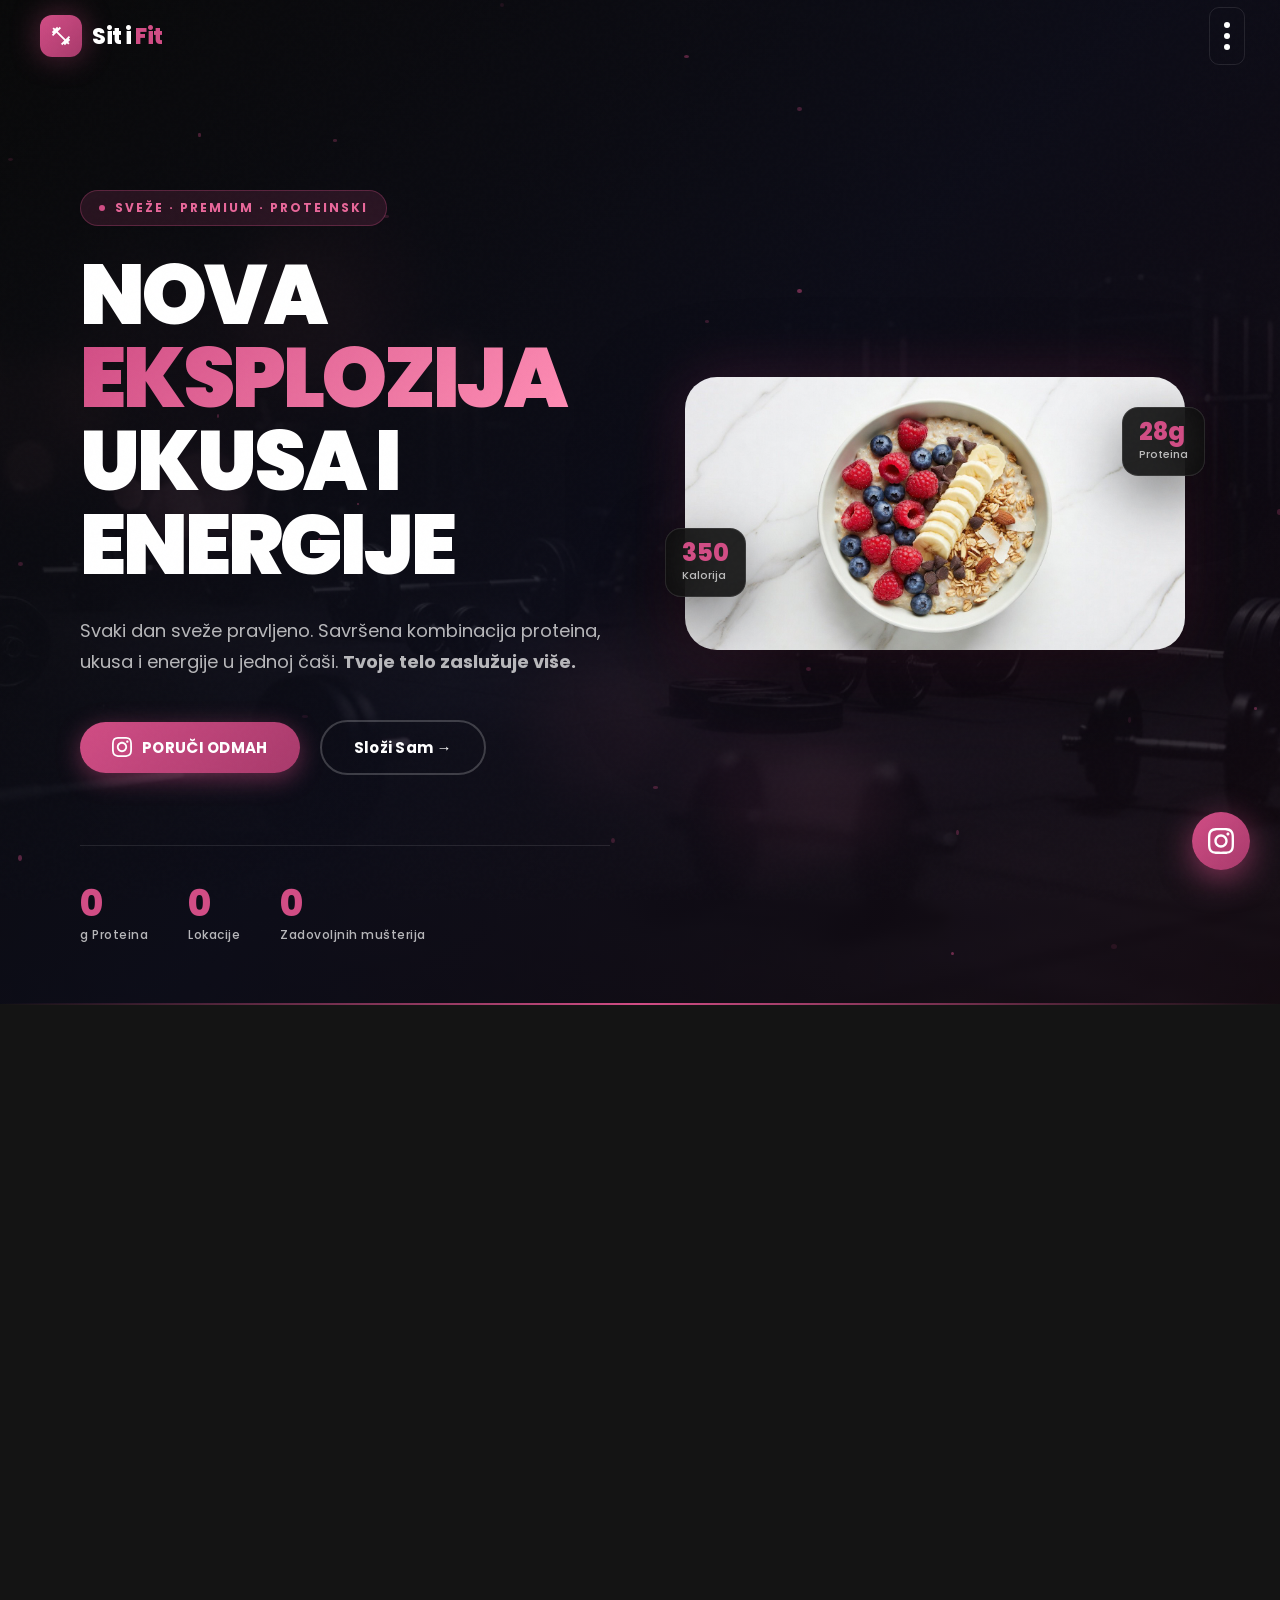
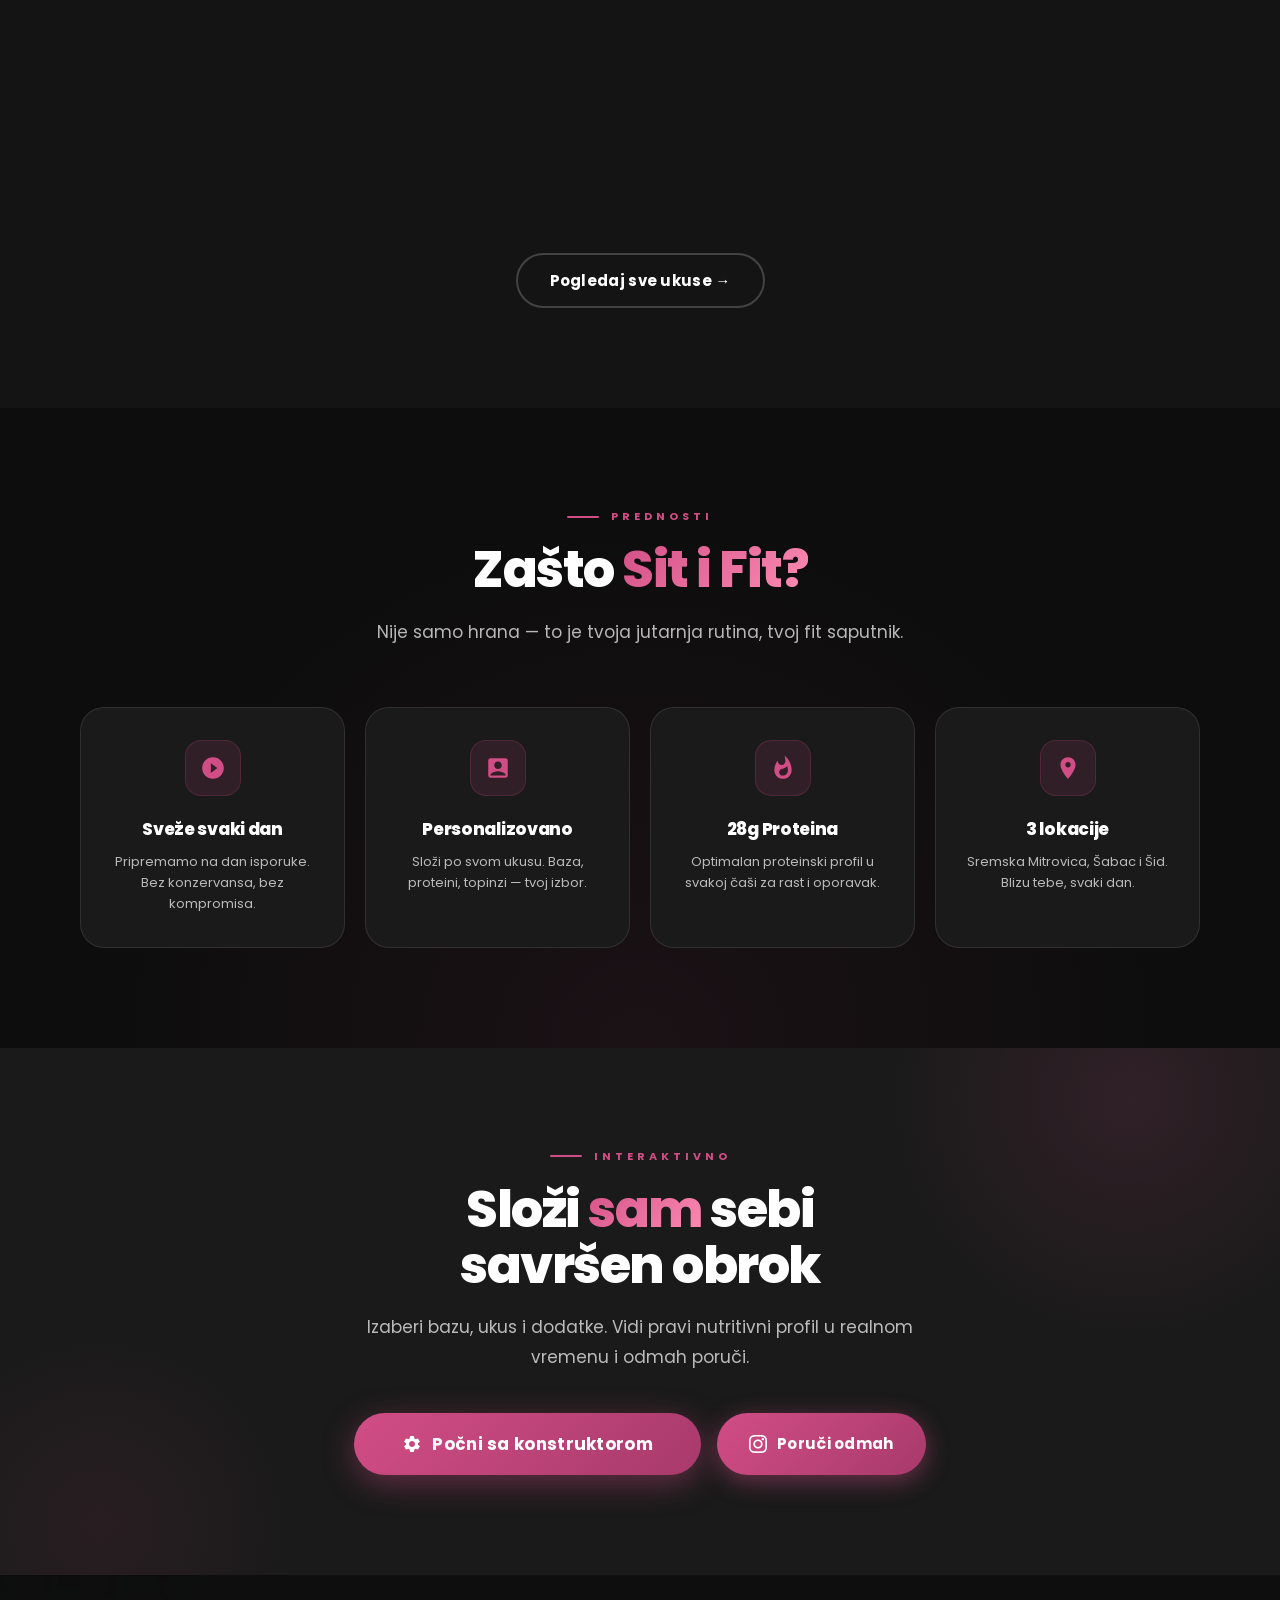
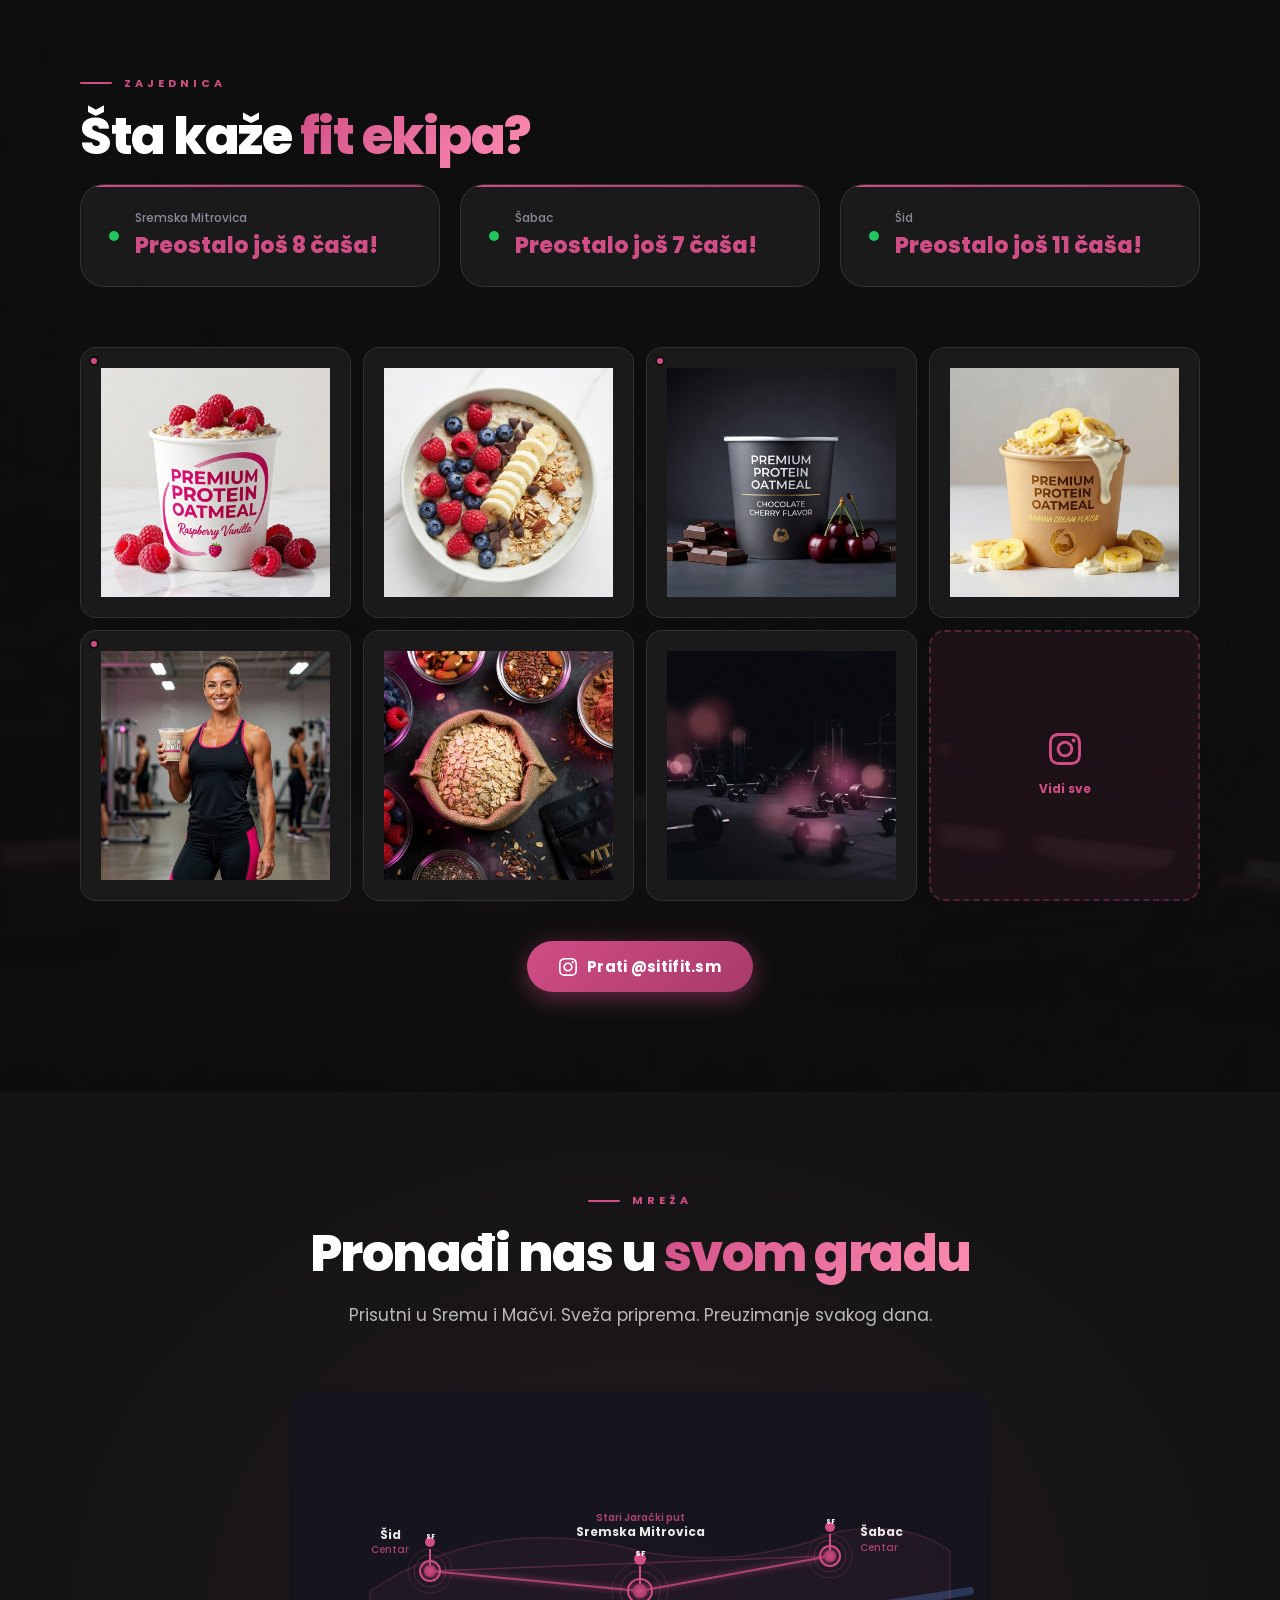
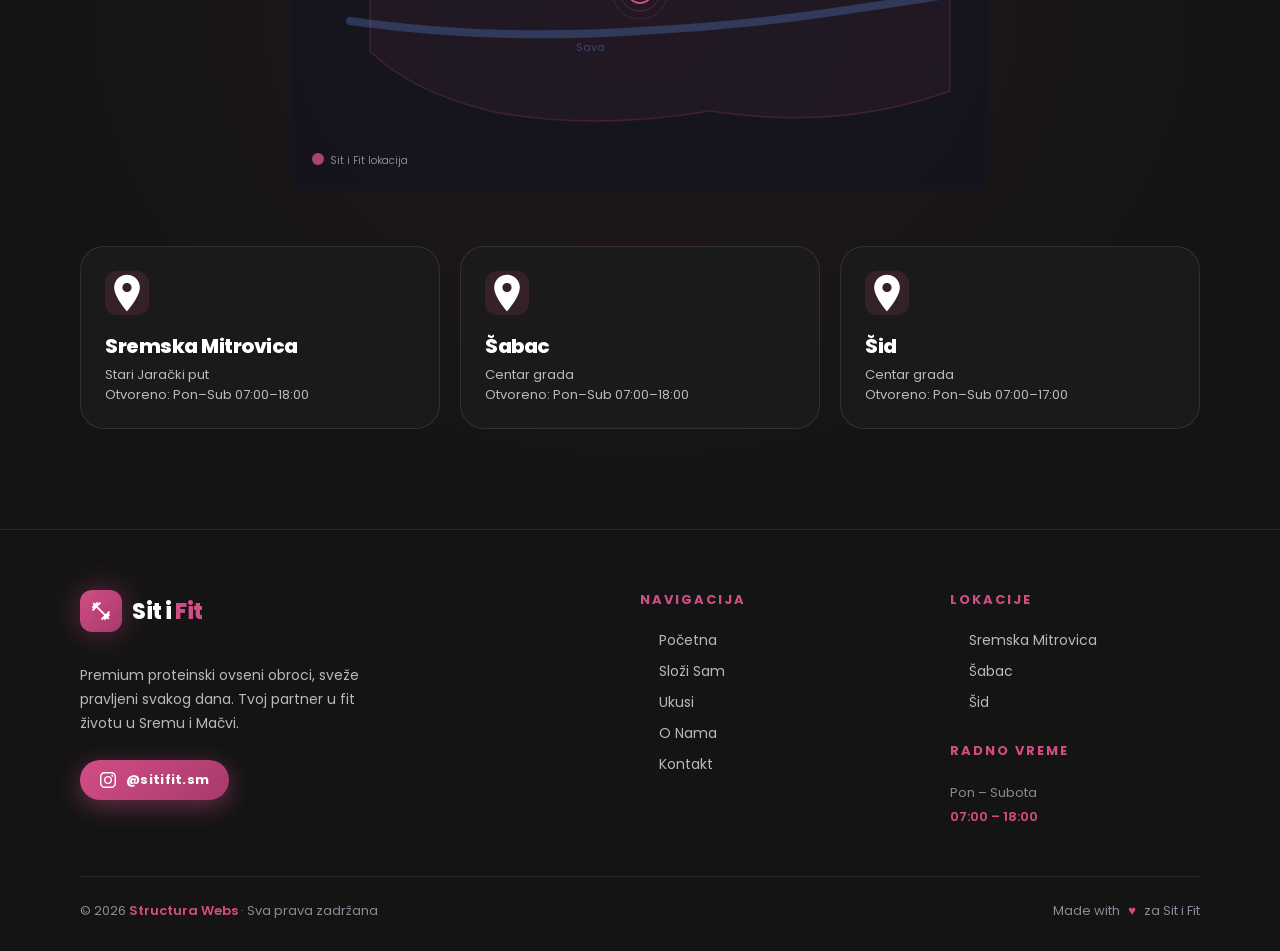
<file: index.html>
<!DOCTYPE html>
<html lang="sr">
<head>
  <meta charset="UTF-8">
  <meta name="viewport" content="width=device-width, initial-scale=1.0">
  <meta name="description" content="Sit i Fit – Premium proteinski ovseni obroci. Sveže pravljeno svakog dana u Sremskoj Mitrovici, Šapcu i Šidu.">
  <title>Sit i Fit – Proteinski Ovseni Obroci</title>
  <link rel="preconnect" href="https://fonts.googleapis.com">
  <link rel="preconnect" href="https://fonts.gstatic.com" crossorigin>
  <link href="https://fonts.googleapis.com/css2?family=Poppins:wght@300;400;500;600;700;800;900&display=swap" rel="stylesheet">
  <link rel="stylesheet" href="css/main.css">
  <link rel="stylesheet" href="css/home.css">
</head>
<body>

  <!-- ===== PAGE LOADER ===== -->
  <div id="page-loader">
    <div class="loader-logo">
      <div class="loader-logo-icon">
        <!-- Dumbbell SVG -->
        <svg viewBox="0 0 24 24" xmlns="http://www.w3.org/2000/svg">
          <path d="M20.57 14.86L22 13.43 20.57 12 17 15.57 8.43 7 12 3.43 10.57 2 9.14 3.43 7.71 2 5.57 4.14 4.14 2.71 2.71 4.14l1.43 1.43L2 7.71l1.43 1.43L2 10.57 3.43 12 7 8.43 15.57 17 12 20.57 13.43 22l1.43-1.43L16.29 22l2.14-2.14 1.43 1.43 1.43-1.43-1.43-1.43L22 16.29l-1.43-1.43z"/>
        </svg>
      </div>
      <div class="loader-logo-text">Sit i <span>Fit</span></div>
    </div>
    <div class="loader-bar-wrap">
      <div class="loader-bar"></div>
    </div>
    <div class="loader-tagline">Premium · Proteinski · Sveže</div>
  </div>

  <!-- ===== NAV ===== -->
  <nav class="nav" id="mainNav">
    <a href="index.html" class="nav-logo">
      <div class="nav-logo-icon">
        <svg viewBox="0 0 24 24" xmlns="http://www.w3.org/2000/svg">
          <path d="M20.57 14.86L22 13.43 20.57 12 17 15.57 8.43 7 12 3.43 10.57 2 9.14 3.43 7.71 2 5.57 4.14 4.14 2.71 2.71 4.14l1.43 1.43L2 7.71l1.43 1.43L2 10.57 3.43 12 7 8.43 15.57 17 12 20.57 13.43 22l1.43-1.43L16.29 22l2.14-2.14 1.43 1.43 1.43-1.43-1.43-1.43L22 16.29l-1.43-1.43z"/>
        </svg>
      </div>
      <span class="nav-logo-text">Sit i <span>Fit</span></span>
    </a>
    <button class="nav-dots-trigger" id="navTrigger" aria-label="Meni">
      <span></span>
      <span></span>
      <span></span>
    </button>
  </nav>

  <!-- ===== FULLSCREEN MENU ===== -->
  <div class="fullscreen-menu" id="fullscreenMenu">
    <div class="menu-inner">
      <ul class="menu-nav-links">
        <li><a href="index.html" class="active-link">Početna</a></li>
        <li><a href="constructor.html">Složi Sam</a></li>
        <li><a href="flavors.html">Ukusi</a></li>
        <li><a href="about.html">O Nama</a></li>
      </ul>
      <div class="menu-footer-links">
        <a href="https://instagram.com/sitifit.sm" target="_blank">@sitifit.sm</a>
        <a href="about.html#contact">Kontakt</a>
        <a href="about.html#lokacije">Lokacije</a>
      </div>
    </div>
  </div>

  <!-- ===== HERO ===== -->
  <section class="hero" id="hero">
    <div class="hero-bg">
      <img src="images/hero-bg.jpg" alt="Sit i Fit Hero" loading="eager">
    </div>
    <div class="hero-particles" id="heroParticles"></div>

    <div class="container">
      <div class="hero-two-col">
        <div class="hero-content">
          <div class="hero-eyebrow">
            <span class="hero-eyebrow-dot"></span>
            Sveže · Premium · Proteinski
          </div>
          <h1 class="hero-title">
            <span class="line-white">NOVA</span>
            <span class="line-accent">EKSPLOZIJA</span>
            <span class="line-white">UKUSA I<br>ENERGIJE</span>
          </h1>
          <p class="hero-desc">
            Svaki dan sveže pravljeno. Savršena kombinacija proteina, ukusa i energije 
            u jednoj čaši. <strong>Tvoje telo zaslužuje više.</strong>
          </p>
          <div class="hero-cta-row">
            <a href="https://instagram.com/sitifit.sm" target="_blank" class="btn btn-instagram">
              <svg width="20" height="20" viewBox="0 0 24 24" fill="currentColor">
                <path d="M12 2.163c3.204 0 3.584.012 4.85.07 3.252.148 4.771 1.691 4.919 4.919.058 1.265.069 1.645.069 4.849 0 3.205-.012 3.584-.069 4.849-.149 3.225-1.664 4.771-4.919 4.919-1.266.058-1.644.07-4.85.07-3.204 0-3.584-.012-4.849-.07-3.26-.149-4.771-1.699-4.919-4.92-.058-1.265-.07-1.644-.07-4.849 0-3.204.013-3.583.07-4.849.149-3.227 1.664-4.771 4.919-4.919 1.266-.057 1.645-.069 4.849-.069zm0-2.163c-3.259 0-3.667.014-4.947.072-4.358.2-6.78 2.618-6.98 6.98-.059 1.281-.073 1.689-.073 4.948 0 3.259.014 3.668.072 4.948.2 4.358 2.618 6.78 6.98 6.98 1.281.058 1.689.072 4.948.072 3.259 0 3.668-.014 4.948-.072 4.354-.2 6.782-2.618 6.979-6.98.059-1.28.073-1.689.073-4.948 0-3.259-.014-3.667-.072-4.947-.196-4.354-2.617-6.78-6.979-6.98-1.281-.059-1.69-.073-4.949-.073zm0 5.838c-3.403 0-6.162 2.759-6.162 6.162s2.759 6.163 6.162 6.163 6.162-2.759 6.162-6.163c0-3.403-2.759-6.162-6.162-6.162zm0 10.162c-2.209 0-4-1.79-4-4 0-2.209 1.791-4 4-4s4 1.791 4 4c0 2.21-1.791 4-4 4zm6.406-11.845c-.796 0-1.441.645-1.441 1.44s.645 1.44 1.441 1.44c.795 0 1.439-.645 1.439-1.44s-.644-1.44-1.439-1.44z"/>
              </svg>
              PORUČI ODMAH
            </a>
            <a href="constructor.html" class="btn btn-outline">
              Složi Sam →
            </a>
          </div>
          <div class="hero-stats">
            <div class="hero-stat">
              <div class="hero-stat-value" data-count-to="28">0</div>
              <div class="hero-stat-label">g Proteina</div>
            </div>
            <div class="hero-stat">
              <div class="hero-stat-value" data-count-to="3">0</div>
              <div class="hero-stat-label">Lokacije</div>
            </div>
            <div class="hero-stat">
              <div class="hero-stat-value" data-count-to="500">0</div>
              <div class="hero-stat-label">Zadovoljnih mušterija</div>
            </div>
          </div>
        </div>

        <div class="hero-visual">
          <div class="hero-image-container">
            <img src="images/oatmeal-bowl.jpg" alt="Sit i Fit Proteinski Ovseni Obrok">
            <div class="hero-image-badge hero-badge-protein">
              <div class="hero-badge-value">28g</div>
              <div class="hero-badge-label">Proteina</div>
            </div>
            <div class="hero-image-badge hero-badge-calories">
              <div class="hero-badge-value">350</div>
              <div class="hero-badge-label">Kalorija</div>
            </div>
          </div>
        </div>
      </div>
    </div>
  </section>

  <!-- ===== FLAVORS SECTION ===== -->
  <section class="section flavors" id="ukusi">
    <div class="container">
      <div class="section-label reveal">UKUSI</div>
      <h2 class="section-title reveal">Izaberi svog <span>omiljenog</span></h2>
      <p class="section-subtitle reveal">Svaki ukus je pažljivo kreiran da ti pruži savršen balans proteina i zadovoljstva. Sveže svaki dan.</p>

      <div class="flavors-grid reveal-stagger">
        <!-- Malina Vanila -->
        <div class="flavor-card">
          <div class="flavor-card-img">
            <img src="images/product-malina.jpg" alt="Malina Vanila" loading="lazy">
            <div class="flavor-card-overlay"></div>
          </div>
          <div class="flavor-card-body">
            <div class="flavor-card-tag">Bestseller</div>
            <div class="flavor-card-name">Malina Vanila</div>
            <div class="flavor-card-desc">Kremasta vanila sa svežinom sočnih malina. Savršen jutarnji energetski udar.</div>
            <div class="flavor-card-macros">
              <div class="macro-pill"><div class="macro-pill-val">28g</div><div class="macro-pill-name">Protein</div></div>
              <div class="macro-pill"><div class="macro-pill-val">42g</div><div class="macro-pill-name">Ugljeni</div></div>
              <div class="macro-pill"><div class="macro-pill-val">350</div><div class="macro-pill-name">Kal</div></div>
            </div>
          </div>
        </div>

        <!-- Čoko Višnja -->
        <div class="flavor-card">
          <div class="flavor-card-img">
            <img src="images/product-coko.jpg" alt="Čoko Višnja" loading="lazy">
            <div class="flavor-card-overlay"></div>
          </div>
          <div class="flavor-card-body">
            <div class="flavor-card-tag">Fan Favorit</div>
            <div class="flavor-card-name">Čoko Višnja</div>
            <div class="flavor-card-desc">Tamna čokolada sretne kiselu višnju. Fit dessert u čaši bez grižnje savesti.</div>
            <div class="flavor-card-macros">
              <div class="macro-pill"><div class="macro-pill-val">26g</div><div class="macro-pill-name">Protein</div></div>
              <div class="macro-pill"><div class="macro-pill-val">44g</div><div class="macro-pill-name">Ugljeni</div></div>
              <div class="macro-pill"><div class="macro-pill-val">370</div><div class="macro-pill-name">Kal</div></div>
            </div>
          </div>
        </div>

        <!-- Krem Bananica -->
        <div class="flavor-card">
          <div class="flavor-card-img">
            <img src="images/product-banana.jpg" alt="Krem Bananica" loading="lazy">
            <div class="flavor-card-overlay"></div>
          </div>
          <div class="flavor-card-body">
            <div class="flavor-card-tag">Novi Ukus</div>
            <div class="flavor-card-name">Krem Bananica</div>
            <div class="flavor-card-desc">Kremasta banana sa karamel nitima. Slatko, bogato i savršeno punjenje.</div>
            <div class="flavor-card-macros">
              <div class="macro-pill"><div class="macro-pill-val">25g</div><div class="macro-pill-name">Protein</div></div>
              <div class="macro-pill"><div class="macro-pill-val">46g</div><div class="macro-pill-name">Ugljeni</div></div>
              <div class="macro-pill"><div class="macro-pill-val">360</div><div class="macro-pill-name">Kal</div></div>
            </div>
          </div>
        </div>
      </div>

      <div style="text-align: center; margin-top: 48px;" class="reveal">
        <a href="flavors.html" class="btn btn-outline">Pogledaj sve ukuse →</a>
      </div>
    </div>
  </section>

  <!-- ===== WHY US SECTION ===== -->
  <section class="section why-us" id="zasto">
    <div class="container">
      <div class="section-label reveal" style="justify-content:center;">PREDNOSTI</div>
      <h2 class="section-title reveal" style="text-align:center;">Zašto <span>Sit i Fit?</span></h2>
      <p class="section-subtitle reveal" style="text-align:center; margin:0 auto 60px;">Nije samo hrana — to je tvoja jutarnja rutina, tvoj fit saputnik.</p>
      <div class="why-grid reveal-stagger">
        <div class="why-card">
          <div class="why-icon">
            <svg viewBox="0 0 24 24" fill="currentColor"><path d="M12 2C6.48 2 2 6.48 2 12s4.48 10 10 10 10-4.48 10-10S17.52 2 12 2zm-2 14.5v-9l6 4.5-6 4.5z"/></svg>
          </div>
          <div class="why-title">Sveže svaki dan</div>
          <div class="why-desc">Pripremamo na dan isporuke. Bez konzervansa, bez kompromisa.</div>
        </div>
        <div class="why-card">
          <div class="why-icon">
            <svg viewBox="0 0 24 24" fill="currentColor"><path d="M19 3H5c-1.1 0-2 .9-2 2v14c0 1.1.9 2 2 2h14c1.1 0 2-.9 2-2V5c0-1.1-.9-2-2-2zm-7 3c1.93 0 3.5 1.57 3.5 3.5S13.93 13 12 13s-3.5-1.57-3.5-3.5S10.07 6 12 6zm7 13H5v-.23c0-.62.28-1.2.76-1.58C7.47 15.82 9.64 15 12 15s4.53.82 6.24 2.19c.48.38.76.97.76 1.58V19z"/></svg>
          </div>
          <div class="why-title">Personalizovano</div>
          <div class="why-desc">Složi po svom ukusu. Baza, proteini, topinzi — tvoj izbor.</div>
        </div>
        <div class="why-card">
          <div class="why-icon">
            <svg viewBox="0 0 24 24" fill="currentColor"><path d="M13.5.67s.74 2.65.74 4.8c0 2.06-1.35 3.73-3.41 3.73-2.07 0-3.63-1.67-3.63-3.73l.03-.36C5.21 7.51 4 10.62 4 14c0 4.42 3.58 8 8 8s8-3.58 8-8C20 8.61 17.41 3.8 13.5.67zM11.71 19c-1.78 0-3.22-1.4-3.22-3.14 0-1.62 1.05-2.76 2.81-3.12 1.77-.36 3.6-1.21 4.62-2.58.39 1.29.59 2.65.59 4.04 0 2.65-2.15 4.8-4.8 4.8z"/></svg>
          </div>
          <div class="why-title">28g Proteina</div>
          <div class="why-desc">Optimalan proteinski profil u svakoj čaši za rast i oporavak.</div>
        </div>
        <div class="why-card">
          <div class="why-icon">
            <svg viewBox="0 0 24 24" fill="currentColor"><path d="M12 2C8.13 2 5 5.13 5 9c0 5.25 7 13 7 13s7-7.75 7-13c0-3.87-3.13-7-7-7zm0 9.5c-1.38 0-2.5-1.12-2.5-2.5s1.12-2.5 2.5-2.5 2.5 1.12 2.5 2.5-1.12 2.5-2.5 2.5z"/></svg>
          </div>
          <div class="why-title">3 lokacije</div>
          <div class="why-desc">Sremska Mitrovica, Šabac i Šid. Blizu tebe, svaki dan.</div>
        </div>
      </div>
    </div>
  </section>

  <!-- ===== CONSTRUCTOR CTA ===== -->
  <section class="section" style="background: var(--dark-3); position: relative; overflow: hidden;">
    <div class="glow-orb" style="width: 500px; height: 500px; top: -200px; right: -100px; background: radial-gradient(circle, rgba(209,77,133,0.12) 0%, transparent 70%);"></div>
    <div class="glow-orb" style="width: 400px; height: 400px; bottom: -150px; left: -100px; background: radial-gradient(circle, rgba(209,77,133,0.08) 0%, transparent 70%);"></div>
    <div class="container" style="position: relative; z-index: 1; text-align: center;">
      <div class="section-label reveal" style="justify-content: center;">INTERAKTIVNO</div>
      <h2 class="section-title reveal" style="text-align: center;">Složi <span>sam</span> sebi<br>savršen obrok</h2>
      <p class="section-subtitle reveal" style="text-align: center; margin: 0 auto 40px;">
        Izaberi bazu, ukus i dodatke. Vidi pravi nutritivni profil u realnom vremenu i odmah poruči.
      </p>
      <div class="reveal" style="display: flex; gap: 16px; justify-content: center; flex-wrap: wrap;">
        <a href="constructor.html" class="btn btn-primary" style="font-size: 17px; padding: 18px 48px;">
          <svg width="20" height="20" viewBox="0 0 24 24" fill="currentColor"><path d="M19.14,12.94c0.04-0.3,0.06-0.61,0.06-0.94c0-0.32-0.02-0.64-0.07-0.94l2.03-1.58c0.18-0.14,0.23-0.41,0.12-0.61 l-1.92-3.32c-0.12-0.22-0.37-0.29-0.59-0.22l-2.39,0.96c-0.5-0.38-1.03-0.7-1.62-0.94L14.4,2.81c-0.04-0.24-0.24-0.41-0.48-0.41 h-3.84c-0.24,0-0.43,0.17-0.47,0.41L9.25,5.35C8.66,5.59,8.12,5.92,7.63,6.29L5.24,5.33c-0.22-0.08-0.47,0-0.59,0.22L2.74,8.87 C2.62,9.08,2.66,9.34,2.86,9.48l2.03,1.58C4.84,11.36,4.8,11.69,4.8,12s0.02,0.64,0.07,0.94l-2.03,1.58 c-0.18,0.14-0.23,0.41-0.12,0.61l1.92,3.32c0.12,0.22,0.37,0.29,0.59,0.22l2.39-0.96c0.5,0.38,1.03,0.7,1.62,0.94l0.36,2.54 c0.05,0.24,0.24,0.41,0.48,0.41h3.84c0.24,0,0.44-0.17,0.47-0.41l0.36-2.54c0.59-0.24,1.13-0.56,1.62-0.94l2.39,0.96 c0.22,0.08,0.47,0,0.59-0.22l1.92-3.32c0.12-0.22,0.07-0.47-0.12-0.61L19.14,12.94z M12,15.6c-1.98,0-3.6-1.62-3.6-3.6 s1.62-3.6,3.6-3.6s3.6,1.62,3.6,3.6S13.98,15.6,12,15.6z"/></svg>
          Počni sa konstruktorom
        </a>
        <a href="https://instagram.com/sitifit.sm" target="_blank" class="btn btn-instagram">
          <svg width="18" height="18" viewBox="0 0 24 24" fill="currentColor"><path d="M12 2.163c3.204 0 3.584.012 4.85.07 3.252.148 4.771 1.691 4.919 4.919.058 1.265.069 1.645.069 4.849 0 3.205-.012 3.584-.069 4.849-.149 3.225-1.664 4.771-4.919 4.919-1.266.058-1.644.07-4.85.07-3.204 0-3.584-.012-4.849-.07-3.26-.149-4.771-1.699-4.919-4.92-.058-1.265-.07-1.644-.07-4.849 0-3.204.013-3.583.07-4.849.149-3.227 1.664-4.771 4.919-4.919 1.266-.057 1.645-.069 4.849-.069zm0-2.163c-3.259 0-3.667.014-4.947.072-4.358.2-6.78 2.618-6.98 6.98-.059 1.281-.073 1.689-.073 4.948 0 3.259.014 3.668.072 4.948.2 4.358 2.618 6.78 6.98 6.98 1.281.058 1.689.072 4.948.072 3.259 0 3.668-.014 4.948-.072 4.354-.2 6.782-2.618 6.979-6.98.059-1.28.073-1.689.073-4.948 0-3.259-.014-3.667-.072-4.947-.196-4.354-2.617-6.78-6.979-6.98-1.281-.059-1.69-.073-4.949-.073zm0 5.838c-3.403 0-6.162 2.759-6.162 6.162s2.759 6.163 6.162 6.163 6.162-2.759 6.162-6.163c0-3.403-2.759-6.162-6.162-6.162zm0 10.162c-2.209 0-4-1.79-4-4 0-2.209 1.791-4 4-4s4 1.791 4 4c0 2.21-1.791 4-4 4zm6.406-11.845c-.796 0-1.441.645-1.441 1.44s.645 1.44 1.441 1.44c.795 0 1.439-.645 1.439-1.44s-.644-1.44-1.439-1.44z"/></svg>
          Poruči odmah
        </a>
      </div>
    </div>
  </section>

  <!-- ===== SOCIAL PROOF ===== -->
  <section class="section social-proof" id="zajednica">
    <div class="container">
      <div class="section-label reveal">ZAJEDNICA</div>
      <h2 class="section-title reveal">Šta kaže <span>fit ekipa?</span></h2>

      <!-- Live Counters -->
      <div class="live-counter-row reveal-stagger">
        <div class="live-counter-card">
          <div class="live-dot"></div>
          <div class="live-counter-info">
            <p>Sremska Mitrovica</p>
            <strong>Preostalo još <span data-counter data-counter-min="4" data-counter-max="18">12</span> čaša!</strong>
          </div>
        </div>
        <div class="live-counter-card">
          <div class="live-dot"></div>
          <div class="live-counter-info">
            <p>Šabac</p>
            <strong>Preostalo još <span data-counter data-counter-min="3" data-counter-max="15">8</span> čaša!</strong>
          </div>
        </div>
        <div class="live-counter-card">
          <div class="live-dot"></div>
          <div class="live-counter-info">
            <p>Šid</p>
            <strong>Preostalo još <span data-counter data-counter-min="2" data-counter-max="12">6</span> čaša!</strong>
          </div>
        </div>
      </div>

      <!-- Instagram Grid -->
      <div class="ig-grid reveal-stagger">
        <div class="ig-post">
          <div class="ig-post-placeholder"><img src="images/product-malina.jpg" style="width:100%;height:100%;object-fit:cover;border-radius:inherit;" alt="@sitifit.sm"></div>
          <div class="ig-story-badge"></div>
          <div class="ig-post-overlay"><span class="ig-post-tag">@sitifit.sm</span></div>
        </div>
        <div class="ig-post">
          <div class="ig-post-placeholder"><img src="images/oatmeal-bowl.jpg" style="width:100%;height:100%;object-fit:cover;border-radius:inherit;" alt="@sitifit.sm"></div>
          <div class="ig-post-overlay"><span class="ig-post-tag">@sitifit.sm</span></div>
        </div>
        <div class="ig-post">
          <div class="ig-post-placeholder"><img src="images/product-coko.jpg" style="width:100%;height:100%;object-fit:cover;border-radius:inherit;" alt="@sitifit.sm"></div>
          <div class="ig-story-badge"></div>
          <div class="ig-post-overlay"><span class="ig-post-tag">@sitifit.sm</span></div>
        </div>
        <div class="ig-post">
          <div class="ig-post-placeholder"><img src="images/product-banana.jpg" style="width:100%;height:100%;object-fit:cover;border-radius:inherit;" alt="@sitifit.sm"></div>
          <div class="ig-post-overlay"><span class="ig-post-tag">@sitifit.sm</span></div>
        </div>
        <div class="ig-post">
          <div class="ig-post-placeholder"><img src="images/fitness-girl.jpg" style="width:100%;height:100%;object-fit:cover;border-radius:inherit;" alt="@sitifit.sm"></div>
          <div class="ig-story-badge"></div>
          <div class="ig-post-overlay"><span class="ig-post-tag">@sitifit.sm</span></div>
        </div>
        <div class="ig-post">
          <div class="ig-post-placeholder"><img src="images/about-bg.jpg" style="width:100%;height:100%;object-fit:cover;border-radius:inherit;" alt="@sitifit.sm"></div>
          <div class="ig-post-overlay"><span class="ig-post-tag">@sitifit.sm</span></div>
        </div>
        <div class="ig-post">
          <div class="ig-post-placeholder"><img src="images/hero-bg.jpg" style="width:100%;height:100%;object-fit:cover;border-radius:inherit;" alt="@sitifit.sm"></div>
          <div class="ig-post-overlay"><span class="ig-post-tag">@sitifit.sm</span></div>
        </div>
        <div class="ig-post" style="display:flex;align-items:center;justify-content:center;background:rgba(209,77,133,0.08);border:2px dashed rgba(209,77,133,0.3);cursor:pointer;" onclick="window.open('https://instagram.com/sitifit.sm','_blank')">
          <div style="text-align:center;padding:20px;">
            <svg width="32" height="32" viewBox="0 0 24 24" fill="#D14D85" style="margin-bottom:8px;"><path d="M12 2.163c3.204 0 3.584.012 4.85.07 3.252.148 4.771 1.691 4.919 4.919.058 1.265.069 1.645.069 4.849 0 3.205-.012 3.584-.069 4.849-.149 3.225-1.664 4.771-4.919 4.919-1.266.058-1.644.07-4.85.07-3.204 0-3.584-.012-4.849-.07-3.26-.149-4.771-1.699-4.919-4.92-.058-1.265-.07-1.644-.07-4.849 0-3.204.013-3.583.07-4.849.149-3.227 1.664-4.771 4.919-4.919 1.266-.057 1.645-.069 4.849-.069zm0-2.163c-3.259 0-3.667.014-4.947.072-4.358.2-6.78 2.618-6.98 6.98-.059 1.281-.073 1.689-.073 4.948 0 3.259.014 3.668.072 4.948.2 4.358 2.618 6.78 6.98 6.98 1.281.058 1.689.072 4.948.072 3.259 0 3.668-.014 4.948-.072 4.354-.2 6.782-2.618 6.979-6.98.059-1.28.073-1.689.073-4.948 0-3.259-.014-3.667-.072-4.947-.196-4.354-2.617-6.78-6.979-6.98-1.281-.059-1.69-.073-4.949-.073zm0 5.838c-3.403 0-6.162 2.759-6.162 6.162s2.759 6.163 6.162 6.163 6.162-2.759 6.162-6.163c0-3.403-2.759-6.162-6.162-6.162zm0 10.162c-2.209 0-4-1.79-4-4 0-2.209 1.791-4 4-4s4 1.791 4 4c0 2.21-1.791 4-4 4zm6.406-11.845c-.796 0-1.441.645-1.441 1.44s.645 1.44 1.441 1.44c.795 0 1.439-.645 1.439-1.44s-.644-1.44-1.439-1.44z"/></svg>
            <div style="font-size:12px;font-weight:700;color:#D14D85;">Vidi sve</div>
          </div>
        </div>
      </div>

      <div style="text-align:center;margin-top:40px;" class="reveal">
        <a href="https://instagram.com/sitifit.sm" target="_blank" class="btn btn-instagram">
          <svg width="18" height="18" viewBox="0 0 24 24" fill="currentColor"><path d="M12 2.163c3.204 0 3.584.012 4.85.07 3.252.148 4.771 1.691 4.919 4.919.058 1.265.069 1.645.069 4.849 0 3.205-.012 3.584-.069 4.849-.149 3.225-1.664 4.771-4.919 4.919-1.266.058-1.644.07-4.85.07-3.204 0-3.584-.012-4.849-.07-3.26-.149-4.771-1.699-4.919-4.92-.058-1.265-.07-1.644-.07-4.849 0-3.204.013-3.583.07-4.849.149-3.227 1.664-4.771 4.919-4.919 1.266-.057 1.645-.069 4.849-.069zm0-2.163c-3.259 0-3.667.014-4.947.072-4.358.2-6.78 2.618-6.98 6.98-.059 1.281-.073 1.689-.073 4.948 0 3.259.014 3.668.072 4.948.2 4.358 2.618 6.78 6.98 6.98 1.281.058 1.689.072 4.948.072 3.259 0 3.668-.014 4.948-.072 4.354-.2 6.782-2.618 6.979-6.98.059-1.28.073-1.689.073-4.948 0-3.259-.014-3.667-.072-4.947-.196-4.354-2.617-6.78-6.979-6.98-1.281-.059-1.69-.073-4.949-.073zm0 5.838c-3.403 0-6.162 2.759-6.162 6.162s2.759 6.163 6.162 6.163 6.162-2.759 6.162-6.163c0-3.403-2.759-6.162-6.162-6.162zm0 10.162c-2.209 0-4-1.79-4-4 0-2.209 1.791-4 4-4s4 1.791 4 4c0 2.21-1.791 4-4 4zm6.406-11.845c-.796 0-1.441.645-1.441 1.44s.645 1.44 1.441 1.44c.795 0 1.439-.645 1.439-1.44s-.644-1.44-1.439-1.44z"/></svg>
          Prati @sitifit.sm
        </a>
      </div>
    </div>
  </section>

  <!-- ===== MAP / LOKACIJE ===== -->
  <section class="section map-section" id="lokacije">
    <div class="container">
      <div class="section-label reveal" style="justify-content: center;">MREŽA</div>
      <h2 class="section-title reveal" style="text-align:center;">Pronađi nas u <span>svom gradu</span></h2>
      <p class="section-subtitle reveal" style="text-align:center;margin:0 auto 48px;">
        Prisutni u Sremu i Mačvi. Sveža priprema. Preuzimanje svakog dana.
      </p>

      <!-- SVG Map -->
      <div class="map-canvas-wrap reveal">
        <svg id="mapSvg" viewBox="0 0 700 400" xmlns="http://www.w3.org/2000/svg" style="width:100%;height:auto;overflow:visible;">
          <defs>
            <filter id="glow">
              <feGaussianBlur stdDeviation="3" result="coloredBlur"/>
              <feMerge><feMergeNode in="coloredBlur"/><feMergeNode in="SourceGraphic"/></feMerge>
            </filter>
            <radialGradient id="cityGrad" cx="50%" cy="50%" r="50%">
              <stop offset="0%" stop-color="#D14D85" stop-opacity="1"/>
              <stop offset="100%" stop-color="#a83a6b" stop-opacity="1"/>
            </radialGradient>
          </defs>
          <rect width="700" height="400" fill="rgba(20,20,30,0.8)" rx="20"/>
          <path d="M 80 200 Q 200 120 350 160 Q 450 180 550 140 Q 620 130 660 160 L 660 300 Q 550 340 420 320 Q 300 340 200 320 Q 120 300 80 260 Z" fill="rgba(209,77,133,0.05)" stroke="rgba(209,77,133,0.2)" stroke-width="1.5"/>
          <path d="M 60 230 Q 200 250 350 240 Q 450 235 550 220 Q 620 210 680 200" fill="none" stroke="rgba(100,160,255,0.25)" stroke-width="8" stroke-linecap="round"/>
          <text x="300" y="260" fill="rgba(100,160,255,0.35)" font-size="11" font-family="Poppins,sans-serif" text-anchor="middle">Sava</text>
          <path class="map-line" d="M 140 180 L 350 200" fill="none" stroke="#D14D85" stroke-width="2" stroke-dasharray="6 4" opacity="0.8" filter="url(#glow)"/>
          <path class="map-line" d="M 350 200 L 540 165" fill="none" stroke="#D14D85" stroke-width="2" stroke-dasharray="6 4" opacity="0.8" filter="url(#glow)"/>
          <path class="map-line" d="M 140 180 L 540 165" fill="none" stroke="#D14D85" stroke-width="1.5" stroke-dasharray="4 6" opacity="0.3"/>
          <g class="city-group" style="cursor:pointer;">
            <circle cx="350" cy="200" r="28" fill="none" stroke="#D14D85" stroke-width="1" opacity="0.2" class="map-city-pulse"/>
            <circle cx="350" cy="200" r="20" fill="none" stroke="#D14D85" stroke-width="1" opacity="0.3"/>
            <circle class="city-ring" cx="350" cy="200" r="12" fill="none" stroke="#D14D85" stroke-width="2"/>
            <circle cx="350" cy="200" r="7" fill="url(#cityGrad)" filter="url(#glow)"/>
            <line x1="350" y1="193" x2="350" y2="175" stroke="#D14D85" stroke-width="2"/>
            <circle cx="350" cy="168" r="6" fill="#D14D85"/>
            <text x="350" y="165" fill="white" font-size="7" font-family="Poppins,sans-serif" text-anchor="middle" font-weight="800">SF</text>
            <text x="350" y="145" fill="rgba(255,255,255,0.9)" font-size="12" font-family="Poppins,sans-serif" text-anchor="middle" font-weight="700">Sremska Mitrovica</text>
            <text x="350" y="130" fill="rgba(209,77,133,0.8)" font-size="10" font-family="Poppins,sans-serif" text-anchor="middle" font-weight="600">Stari Jarački put</text>
          </g>
          <g class="city-group" style="cursor:pointer;">
            <circle cx="540" cy="165" r="22" fill="none" stroke="#D14D85" stroke-width="1" opacity="0.2" class="map-city-pulse" style="animation-delay: 0.8s"/>
            <circle cx="540" cy="165" r="16" fill="none" stroke="#D14D85" stroke-width="1" opacity="0.3"/>
            <circle class="city-ring" cx="540" cy="165" r="10" fill="none" stroke="#D14D85" stroke-width="2"/>
            <circle cx="540" cy="165" r="6" fill="url(#cityGrad)" filter="url(#glow)"/>
            <line x1="540" y1="159" x2="540" y2="143" stroke="#D14D85" stroke-width="2"/>
            <circle cx="540" cy="136" r="5" fill="#D14D85"/>
            <text x="540" y="133" fill="white" font-size="6" font-family="Poppins,sans-serif" text-anchor="middle" font-weight="800">SF</text>
            <text x="570" y="145" fill="rgba(255,255,255,0.9)" font-size="12" font-family="Poppins,sans-serif" text-anchor="start" font-weight="700">Šabac</text>
            <text x="570" y="160" fill="rgba(209,77,133,0.8)" font-size="10" font-family="Poppins,sans-serif" text-anchor="start" font-weight="500">Centar</text>
          </g>
          <g class="city-group" style="cursor:pointer;">
            <circle cx="140" cy="180" r="22" fill="none" stroke="#D14D85" stroke-width="1" opacity="0.2" class="map-city-pulse" style="animation-delay: 1.5s"/>
            <circle cx="140" cy="180" r="16" fill="none" stroke="#D14D85" stroke-width="1" opacity="0.3"/>
            <circle class="city-ring" cx="140" cy="180" r="10" fill="none" stroke="#D14D85" stroke-width="2"/>
            <circle cx="140" cy="180" r="6" fill="url(#cityGrad)" filter="url(#glow)"/>
            <line x1="140" y1="174" x2="140" y2="158" stroke="#D14D85" stroke-width="2"/>
            <circle cx="140" cy="151" r="5" fill="#D14D85"/>
            <text x="140" y="148" fill="white" font-size="6" font-family="Poppins,sans-serif" text-anchor="middle" font-weight="800">SF</text>
            <text x="100" y="148" fill="rgba(255,255,255,0.9)" font-size="12" font-family="Poppins,sans-serif" text-anchor="middle" font-weight="700">Šid</text>
            <text x="100" y="162" fill="rgba(209,77,133,0.8)" font-size="10" font-family="Poppins,sans-serif" text-anchor="middle" font-weight="500">Centar</text>
          </g>
          <g transform="translate(20, 360)">
            <circle cx="8" cy="8" r="6" fill="#D14D85" opacity="0.8"/>
            <text x="20" y="13" fill="rgba(255,255,255,0.5)" font-size="10" font-family="Poppins,sans-serif">Sit i Fit lokacija</text>
          </g>
        </svg>
      </div>

      <!-- Location Cards -->
      <div class="locations-grid reveal-stagger">
        <div class="location-card">
          <div class="location-icon">
            <svg viewBox="0 0 24 24" fill="currentColor"><path d="M12 2C8.13 2 5 5.13 5 9c0 5.25 7 13 7 13s7-7.75 7-13c0-3.87-3.13-7-7-7zm0 9.5c-1.38 0-2.5-1.12-2.5-2.5s1.12-2.5 2.5-2.5 2.5 1.12 2.5 2.5-1.12 2.5-2.5 2.5z"/></svg>
          </div>
          <div class="location-city">Sremska Mitrovica</div>
          <div class="location-address">Stari Jarački put<br>Otvoreno: Pon–Sub 07:00–18:00</div>
        </div>
        <div class="location-card">
          <div class="location-icon">
            <svg viewBox="0 0 24 24" fill="currentColor"><path d="M12 2C8.13 2 5 5.13 5 9c0 5.25 7 13 7 13s7-7.75 7-13c0-3.87-3.13-7-7-7zm0 9.5c-1.38 0-2.5-1.12-2.5-2.5s1.12-2.5 2.5-2.5 2.5 1.12 2.5 2.5-1.12 2.5-2.5 2.5z"/></svg>
          </div>
          <div class="location-city">Šabac</div>
          <div class="location-address">Centar grada<br>Otvoreno: Pon–Sub 07:00–18:00</div>
        </div>
        <div class="location-card">
          <div class="location-icon">
            <svg viewBox="0 0 24 24" fill="currentColor"><path d="M12 2C8.13 2 5 5.13 5 9c0 5.25 7 13 7 13s7-7.75 7-13c0-3.87-3.13-7-7-7zm0 9.5c-1.38 0-2.5-1.12-2.5-2.5s1.12-2.5 2.5-2.5 2.5 1.12 2.5 2.5-1.12 2.5-2.5 2.5z"/></svg>
          </div>
          <div class="location-city">Šid</div>
          <div class="location-address">Centar grada<br>Otvoreno: Pon–Sub 07:00–17:00</div>
        </div>
      </div>
    </div>
  </section>

  <!-- ===== FOOTER ===== -->
  <footer class="footer">
    <div class="container">
      <div class="footer-grid">
        <div class="footer-brand">
          <a href="index.html" class="nav-logo" style="margin-bottom:16px;display:inline-flex;">
            <div class="nav-logo-icon">
              <svg viewBox="0 0 24 24" xmlns="http://www.w3.org/2000/svg">
                <path d="M20.57 14.86L22 13.43 20.57 12 17 15.57 8.43 7 12 3.43 10.57 2 9.14 3.43 7.71 2 5.57 4.14 4.14 2.71 2.71 4.14l1.43 1.43L2 7.71l1.43 1.43L2 10.57 3.43 12 7 8.43 15.57 17 12 20.57 13.43 22l1.43-1.43L16.29 22l2.14-2.14 1.43 1.43 1.43-1.43-1.43-1.43L22 16.29l-1.43-1.43z"/>
              </svg>
            </div>
            <span class="nav-logo-text">Sit i <span>Fit</span></span>
          </a>
          <p>Premium proteinski ovseni obroci, sveže pravljeni svakog dana. Tvoj partner u fit životu u Sremu i Mačvi.</p>
          <div style="margin-top:24px;">
            <a href="https://instagram.com/sitifit.sm" target="_blank" class="btn btn-instagram" style="font-size:13px;padding:10px 20px;">
              <svg width="16" height="16" viewBox="0 0 24 24" fill="currentColor"><path d="M12 2.163c3.204 0 3.584.012 4.85.07 3.252.148 4.771 1.691 4.919 4.919.058 1.265.069 1.645.069 4.849 0 3.205-.012 3.584-.069 4.849-.149 3.225-1.664 4.771-4.919 4.919-1.266.058-1.644.07-4.85.07-3.204 0-3.584-.012-4.849-.07-3.26-.149-4.771-1.699-4.919-4.92-.058-1.265-.07-1.644-.07-4.849 0-3.204.013-3.583.07-4.849.149-3.227 1.664-4.771 4.919-4.919 1.266-.057 1.645-.069 4.849-.069zm0-2.163c-3.259 0-3.667.014-4.947.072-4.358.2-6.78 2.618-6.98 6.98-.059 1.281-.073 1.689-.073 4.948 0 3.259.014 3.668.072 4.948.2 4.358 2.618 6.78 6.98 6.98 1.281.058 1.689.072 4.948.072 3.259 0 3.668-.014 4.948-.072 4.354-.2 6.782-2.618 6.979-6.98.059-1.28.073-1.689.073-4.948 0-3.259-.014-3.667-.072-4.947-.196-4.354-2.617-6.78-6.979-6.98-1.281-.059-1.69-.073-4.949-.073zm0 5.838c-3.403 0-6.162 2.759-6.162 6.162s2.759 6.163 6.162 6.163 6.162-2.759 6.162-6.163c0-3.403-2.759-6.162-6.162-6.162zm0 10.162c-2.209 0-4-1.79-4-4 0-2.209 1.791-4 4-4s4 1.791 4 4c0 2.21-1.791 4-4 4zm6.406-11.845c-.796 0-1.441.645-1.441 1.44s.645 1.44 1.441 1.44c.795 0 1.439-.645 1.439-1.44s-.644-1.44-1.439-1.44z"/></svg>
              @sitifit.sm
            </a>
          </div>
        </div>
        <div>
          <div class="footer-title">Navigacija</div>
          <ul class="footer-links">
            <li><a href="index.html">Početna</a></li>
            <li><a href="constructor.html">Složi Sam</a></li>
            <li><a href="flavors.html">Ukusi</a></li>
            <li><a href="about.html">O Nama</a></li>
            <li><a href="about.html#contact">Kontakt</a></li>
          </ul>
        </div>
        <div>
          <div class="footer-title">Lokacije</div>
          <ul class="footer-links">
            <li><a href="about.html#lokacije">Sremska Mitrovica</a></li>
            <li><a href="about.html#lokacije">Šabac</a></li>
            <li><a href="about.html#lokacije">Šid</a></li>
          </ul>
          <div class="footer-title" style="margin-top:28px;">Radno vreme</div>
          <div style="font-size:13px;color:rgba(255,255,255,0.5);line-height:1.8;">
            Pon – Subota<br>
            <span style="color:#D14D85;font-weight:600;">07:00 – 18:00</span>
          </div>
        </div>
      </div>
      <div class="footer-bottom">
        <p>© 2026 <a href="https://structurawebs.com" target="_blank">Structura Webs</a> · Sva prava zadržana</p>
        <p style="display:flex;align-items:center;gap:8px;">
          Made with <span style="color:#D14D85;">♥</span> za Sit i Fit
        </p>
      </div>
    </div>
  </footer>

  <!-- Instagram Bubble -->
  <a href="https://instagram.com/sitifit.sm" target="_blank" class="ig-bubble" aria-label="Instagram">
    <svg viewBox="0 0 24 24" xmlns="http://www.w3.org/2000/svg">
      <path d="M12 2.163c3.204 0 3.584.012 4.85.07 3.252.148 4.771 1.691 4.919 4.919.058 1.265.069 1.645.069 4.849 0 3.205-.012 3.584-.069 4.849-.149 3.225-1.664 4.771-4.919 4.919-1.266.058-1.644.07-4.85.07-3.204 0-3.584-.012-4.849-.07-3.26-.149-4.771-1.699-4.919-4.92-.058-1.265-.07-1.644-.07-4.849 0-3.204.013-3.583.07-4.849.149-3.227 1.664-4.771 4.919-4.919 1.266-.057 1.645-.069 4.849-.069zm0-2.163c-3.259 0-3.667.014-4.947.072-4.358.2-6.78 2.618-6.98 6.98-.059 1.281-.073 1.689-.073 4.948 0 3.259.014 3.668.072 4.948.2 4.358 2.618 6.78 6.98 6.98 1.281.058 1.689.072 4.948.072 3.259 0 3.668-.014 4.948-.072 4.354-.2 6.782-2.618 6.979-6.98.059-1.28.073-1.689.073-4.948 0-3.259-.014-3.667-.072-4.947-.196-4.354-2.617-6.78-6.979-6.98-1.281-.059-1.69-.073-4.949-.073zm0 5.838c-3.403 0-6.162 2.759-6.162 6.162s2.759 6.163 6.162 6.163 6.162-2.759 6.162-6.163c0-3.403-2.759-6.162-6.162-6.162zm0 10.162c-2.209 0-4-1.79-4-4 0-2.209 1.791-4 4-4s4 1.791 4 4c0 2.21-1.791 4-4 4zm6.406-11.845c-.796 0-1.441.645-1.441 1.44s.645 1.44 1.441 1.44c.795 0 1.439-.645 1.439-1.44s-.644-1.44-1.439-1.44z"/>
    </svg>
  </a>

  <script src="js/nav.js"></script>
  <script src="js/home.js"></script>
</body>
</html>
</file>
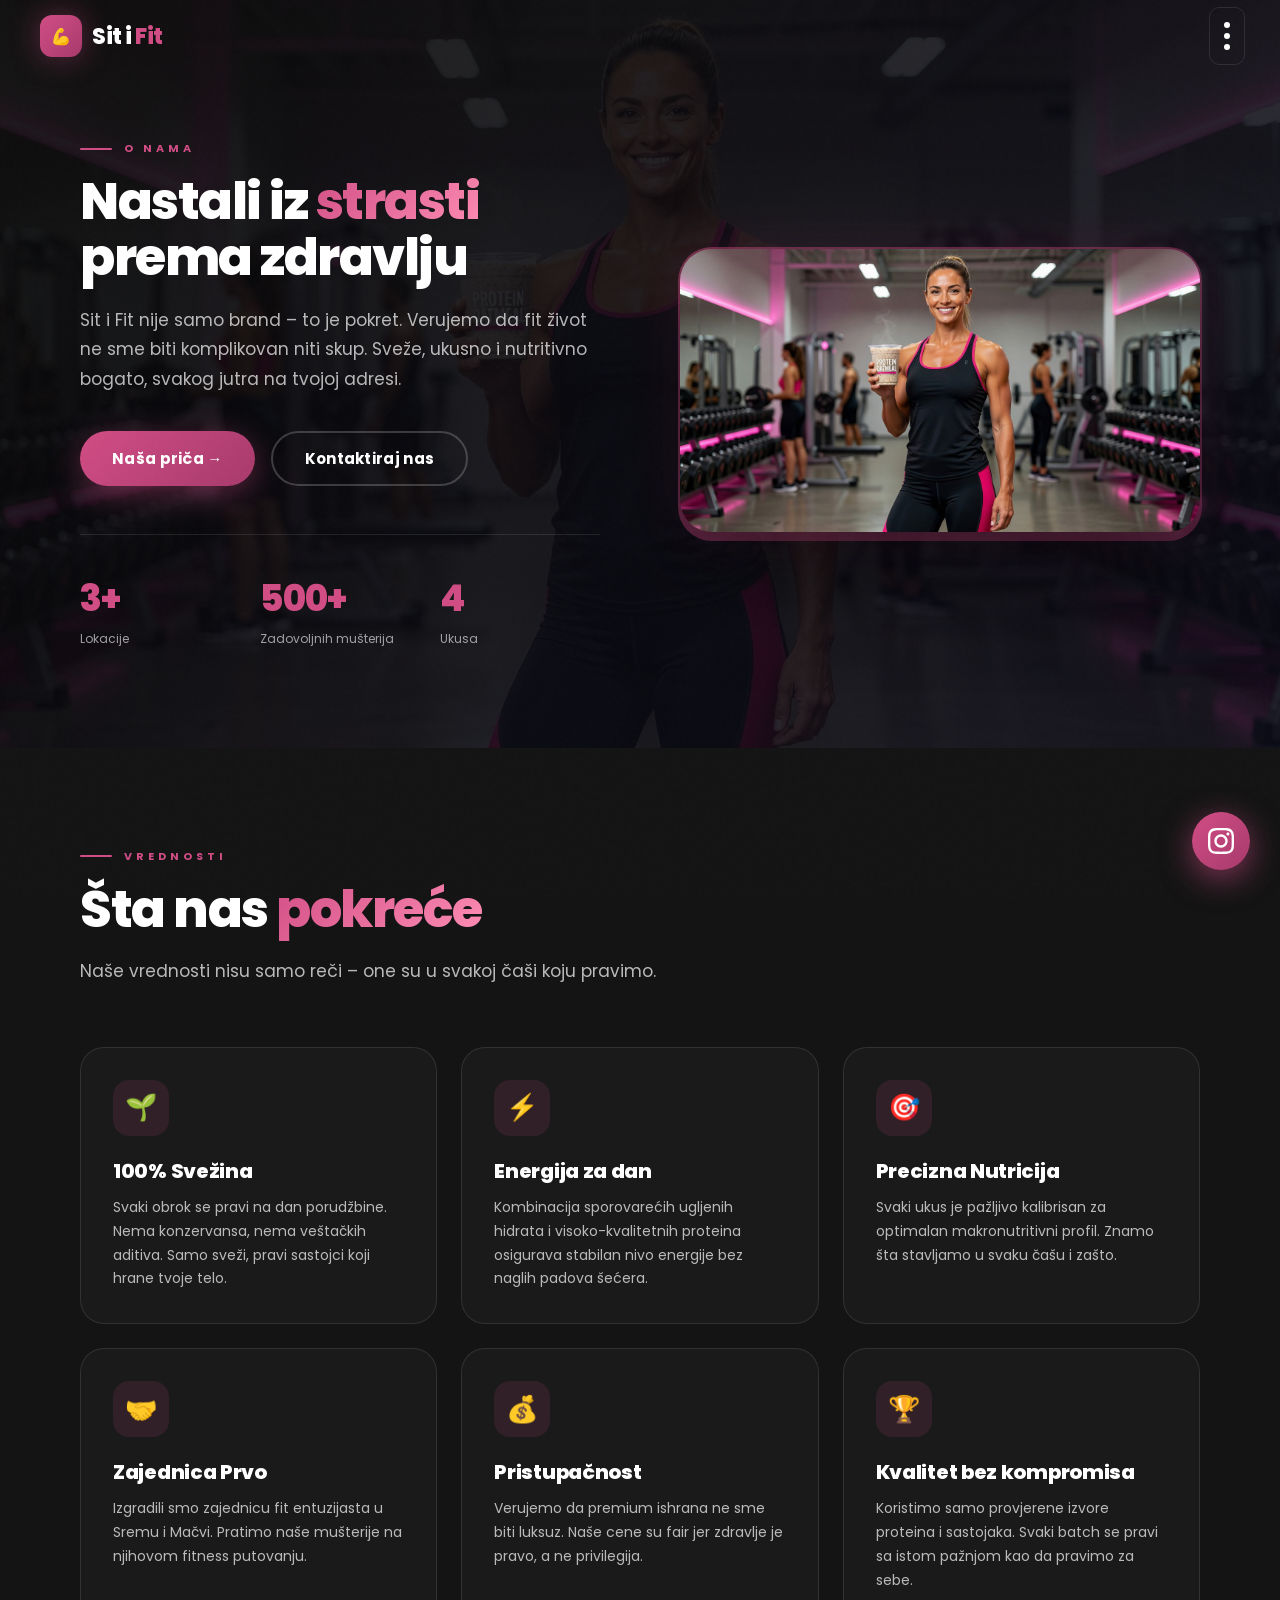
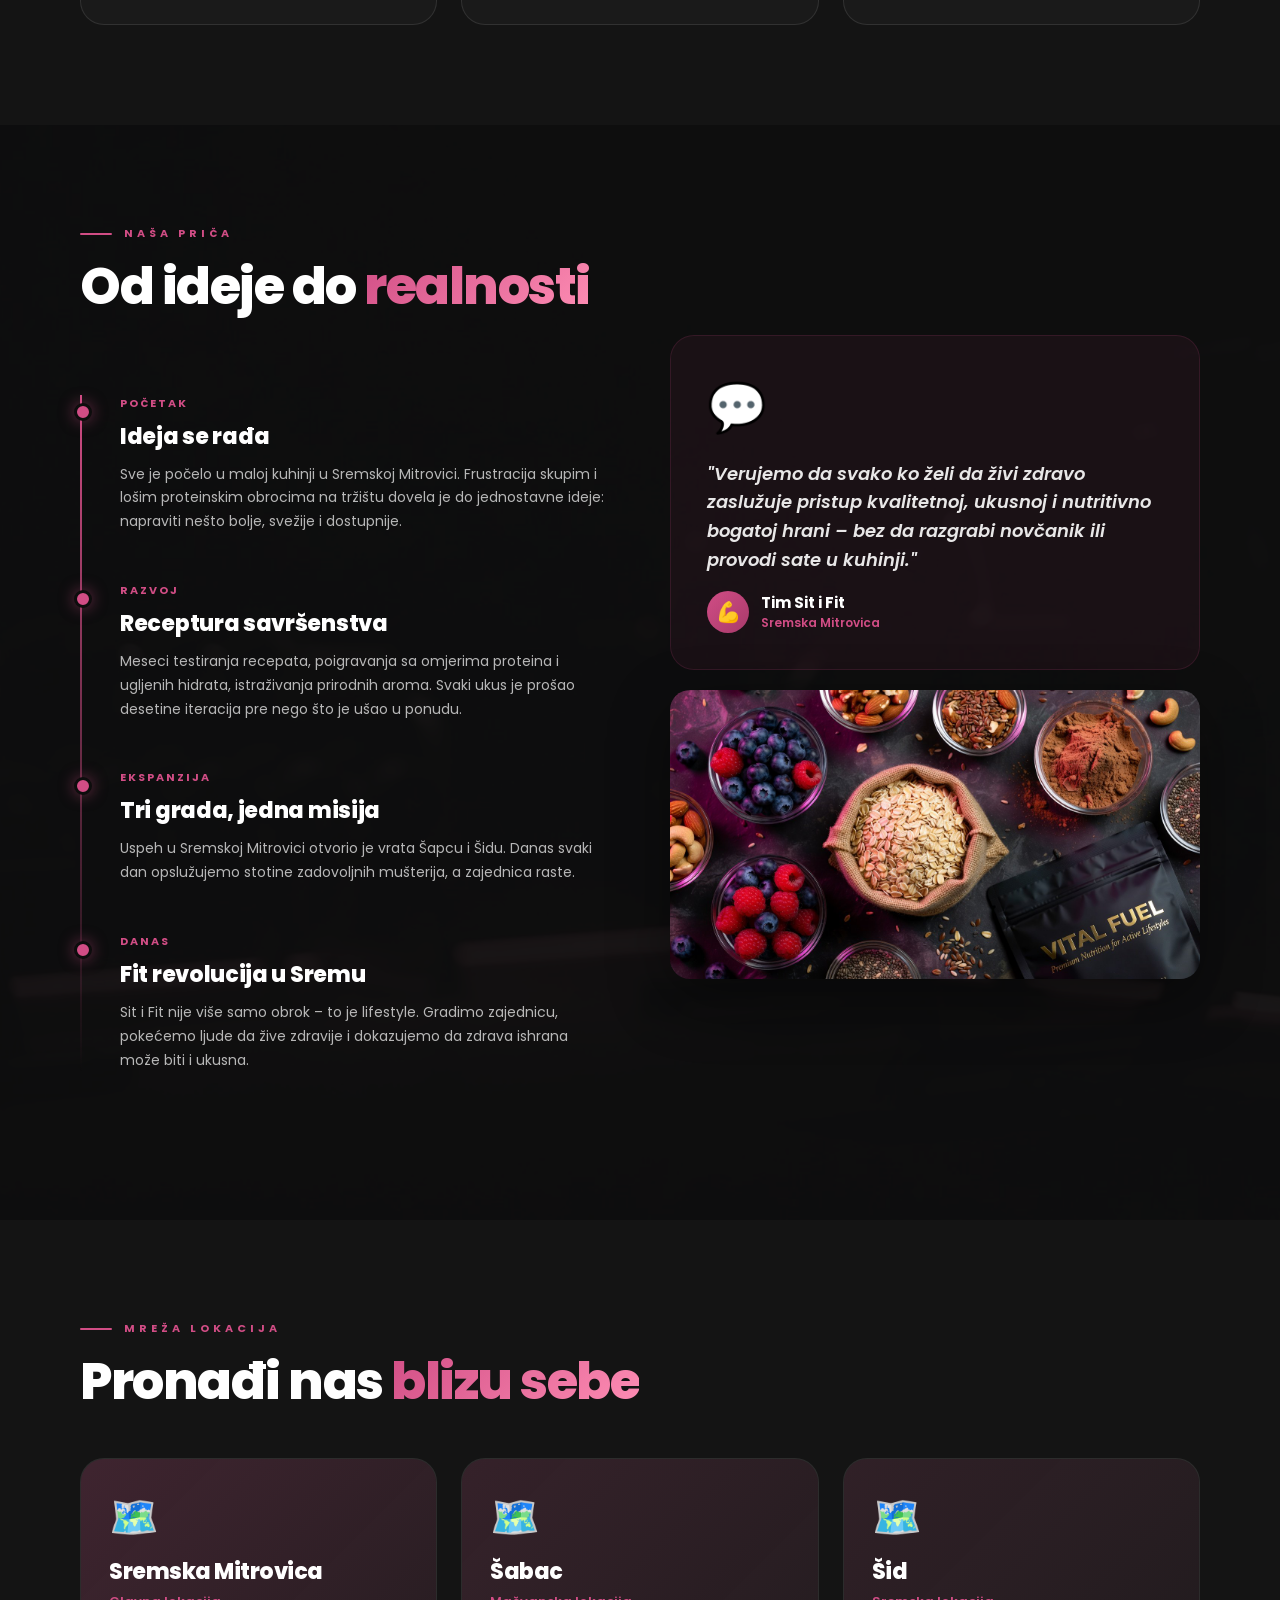
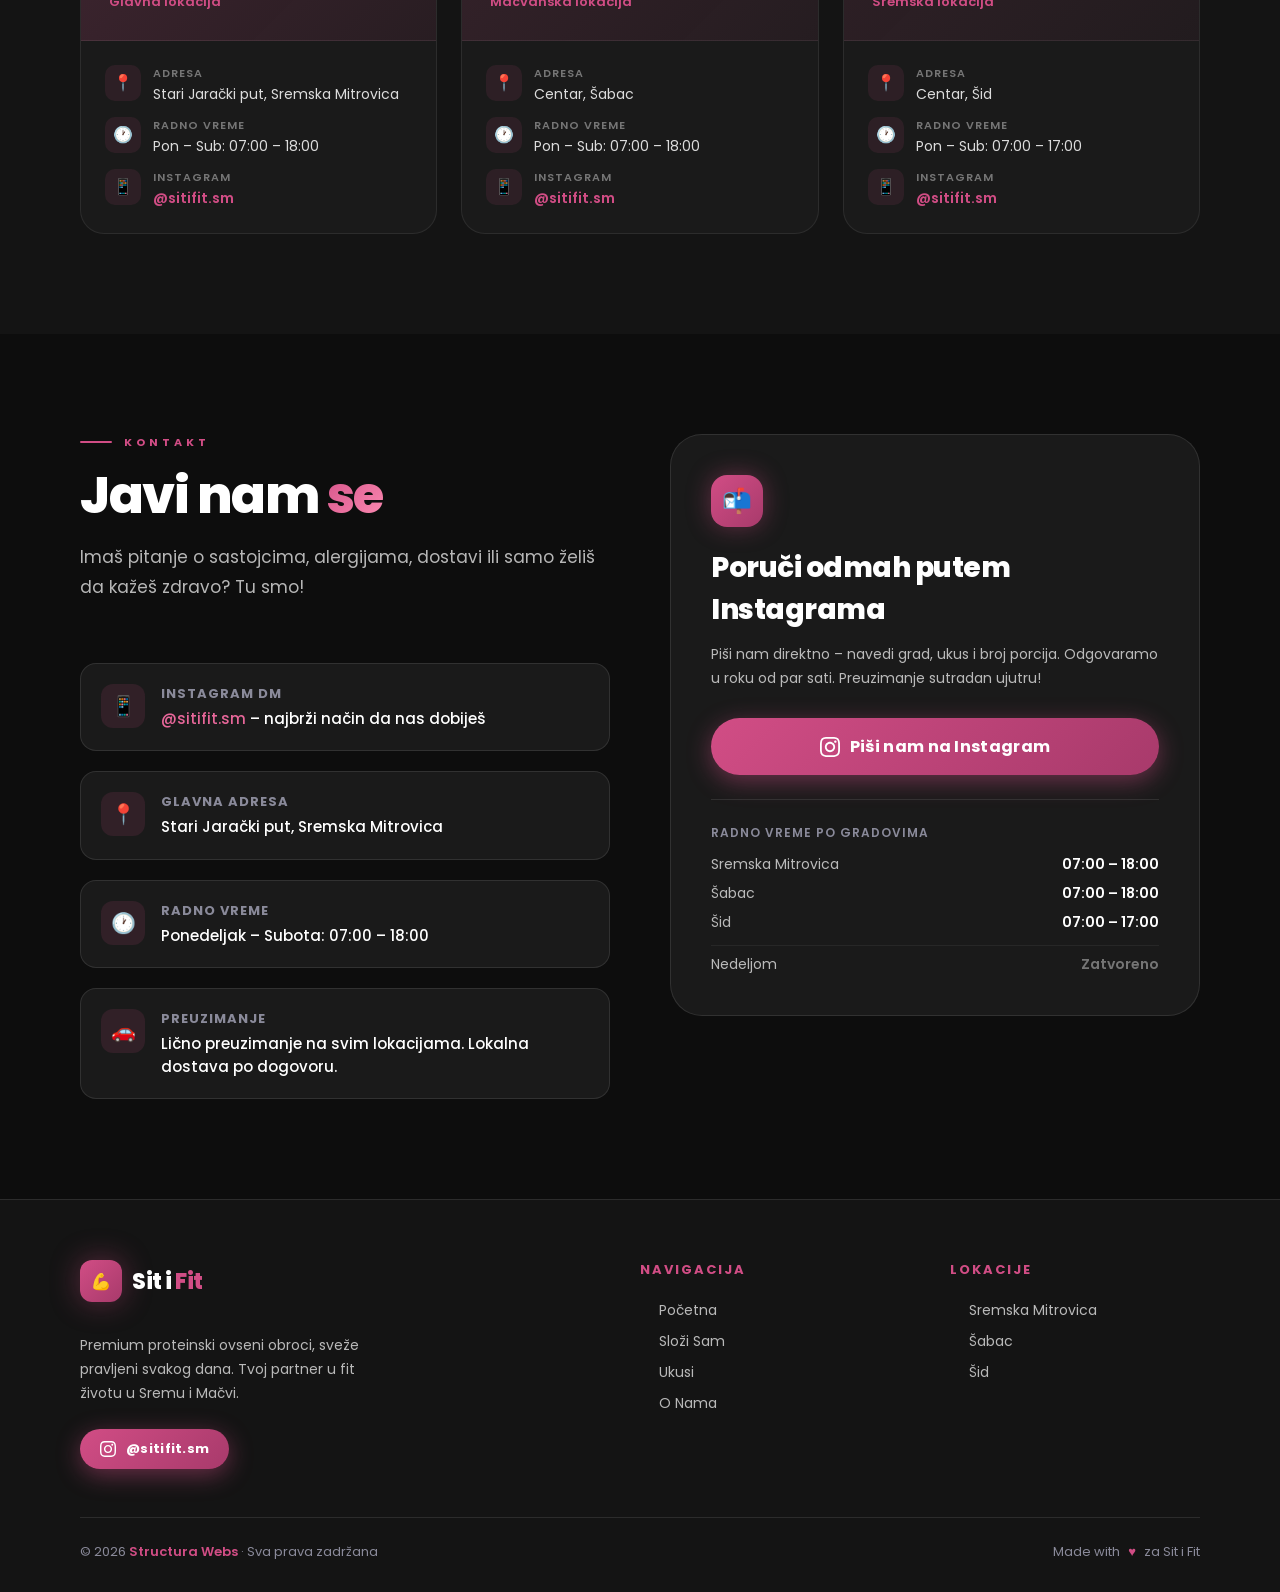
<file: about.html>
<!DOCTYPE html>
<html lang="sr">
<head>
  <meta charset="UTF-8">
  <meta name="viewport" content="width=device-width, initial-scale=1.0">
  <meta name="description" content="O Sit i Fit – Priča o fit brendu iz Sremske Mitrovice, Šapca i Šida. Kontakt i lokacije.">
  <title>O Nama – Sit i Fit</title>
  <link rel="preconnect" href="https://fonts.googleapis.com">
  <link rel="preconnect" href="https://fonts.gstatic.com" crossorigin>
  <link href="https://fonts.googleapis.com/css2?family=Poppins:wght@300;400;500;600;700;800;900&display=swap" rel="stylesheet">
  <link rel="stylesheet" href="css/main.css">
  <link rel="stylesheet" href="css/about.css">
</head>
<body>

  <!-- ===== NAV ===== -->
  <nav class="nav scrolled" id="mainNav">
    <a href="index.html" class="nav-logo">
      <div class="nav-logo-icon">💪</div>
      <span class="nav-logo-text">Sit i <span>Fit</span></span>
    </a>
    <button class="nav-dots-trigger" id="navTrigger" aria-label="Meni">
      <span></span>
      <span></span>
      <span></span>
    </button>
  </nav>

  <!-- ===== FULLSCREEN MENU ===== -->
  <div class="fullscreen-menu" id="fullscreenMenu">
    <div class="menu-inner">
      <ul class="menu-nav-links">
        <li><a href="index.html">Početna</a></li>
        <li><a href="constructor.html">Složi Sam</a></li>
        <li><a href="flavors.html">Ukusi</a></li>
        <li><a href="about.html" class="active-link">O Nama</a></li>
      </ul>
      <div class="menu-footer-links">
        <a href="https://instagram.com/sitifit.sm" target="_blank">@sitifit.sm</a>
        <a href="#contact">Kontakt</a>
        <a href="#lokacije">Lokacije</a>
      </div>
    </div>
  </div>

  <!-- ===== HERO ===== -->
  <section class="about-hero">
    <div class="about-hero-bg">
      <img src="images/fitness-girl.jpg" alt="Sit i Fit O Nama">
    </div>
    <div class="container">
      <div class="about-hero-grid">
        <div>
          <div class="section-label" style="opacity:1;transform:none;">O NAMA</div>
          <h1 class="section-title">Nastali iz <span>strasti</span><br>prema zdravlju</h1>
          <p class="section-subtitle" style="margin-bottom:36px;">Sit i Fit nije samo brand – to je pokret. Verujemo da fit život ne sme biti komplikovan niti skup. Sveže, ukusno i nutritivno bogato, svakog jutra na tvojoj adresi.</p>
          <div style="display:flex;gap:16px;flex-wrap:wrap;">
            <a href="#story" class="btn btn-primary">Naša priča →</a>
            <a href="#contact" class="btn btn-outline">Kontaktiraj nas</a>
          </div>
          
          <!-- Quick Stats -->
          <div style="display:grid;grid-template-columns:repeat(3,1fr);gap:20px;margin-top:48px;padding-top:36px;border-top:1px solid rgba(255,255,255,0.1);">
            <div>
              <div style="font-size:36px;font-weight:800;color:#D14D85;letter-spacing:-1px;">3+</div>
              <div style="font-size:12px;color:rgba(255,255,255,0.6);margin-top:4px;">Lokacije</div>
            </div>
            <div>
              <div style="font-size:36px;font-weight:800;color:#D14D85;letter-spacing:-1px;">500+</div>
              <div style="font-size:12px;color:rgba(255,255,255,0.6);margin-top:4px;">Zadovoljnih mušterija</div>
            </div>
            <div>
              <div style="font-size:36px;font-weight:800;color:#D14D85;letter-spacing:-1px;">4</div>
              <div style="font-size:12px;color:rgba(255,255,255,0.6);margin-top:4px;">Ukusa</div>
            </div>
          </div>
        </div>

        <div class="about-hero-image">
          <img src="images/fitness-girl.jpg" alt="Fit ekipa Sit i Fit">
        </div>
      </div>
    </div>
  </section>

  <!-- ===== VREDNOSTI ===== -->
  <section class="about-values">
    <div class="container">
      <div class="section-label reveal">VREDNOSTI</div>
      <h2 class="section-title reveal">Šta nas <span>pokreće</span></h2>
      <p class="section-subtitle reveal">Naše vrednosti nisu samo reči – one su u svakoj čaši koju pravimo.</p>

      <div class="values-grid">
        <div class="value-card reveal">
          <div class="value-icon">🌱</div>
          <div class="value-title">100% Svežina</div>
          <div class="value-desc">Svaki obrok se pravi na dan porudžbine. Nema konzervansa, nema veštačkih aditiva. Samo sveži, pravi sastojci koji hrane tvoje telo.</div>
        </div>
        <div class="value-card reveal">
          <div class="value-icon">⚡</div>
          <div class="value-title">Energija za dan</div>
          <div class="value-desc">Kombinacija sporovarećih ugljenih hidrata i visoko-kvalitetnih proteina osigurava stabilan nivo energije bez naglih padova šećera.</div>
        </div>
        <div class="value-card reveal">
          <div class="value-icon">🎯</div>
          <div class="value-title">Precizna Nutricija</div>
          <div class="value-desc">Svaki ukus je pažljivo kalibrisan za optimalan makronutritivni profil. Znamo šta stavljamo u svaku čašu i zašto.</div>
        </div>
        <div class="value-card reveal">
          <div class="value-icon">🤝</div>
          <div class="value-title">Zajednica Prvo</div>
          <div class="value-desc">Izgradili smo zajednicu fit entuzijasta u Sremu i Mačvi. Pratimo naše mušterije na njihovom fitness putovanju.</div>
        </div>
        <div class="value-card reveal">
          <div class="value-icon">💰</div>
          <div class="value-title">Pristupačnost</div>
          <div class="value-desc">Verujemo da premium ishrana ne sme biti luksuz. Naše cene su fair jer zdravlje je pravo, a ne privilegija.</div>
        </div>
        <div class="value-card reveal">
          <div class="value-icon">🏆</div>
          <div class="value-title">Kvalitet bez kompromisa</div>
          <div class="value-desc">Koristimo samo provjerene izvore proteina i sastojaka. Svaki batch se pravi sa istom pažnjom kao da pravimo za sebe.</div>
        </div>
      </div>
    </div>
  </section>

  <!-- ===== PRIČA ===== -->
  <section class="about-story" id="story">
    <div class="container">
      <div class="section-label reveal">NAŠA PRIČA</div>
      <h2 class="section-title reveal">Od ideje do <span>realnosti</span></h2>

      <div style="display:grid;grid-template-columns:1fr 1fr;gap:60px;align-items:start;" class="story-layout">
        <div>
          <div class="story-timeline">
            <div class="timeline-item" style="animation-delay:0.1s;">
              <div class="timeline-year">Početak</div>
              <div class="timeline-title">Ideja se rađa</div>
              <div class="timeline-text">Sve je počelo u maloj kuhinji u Sremskoj Mitrovici. Frustracija skupim i lošim proteinskim obrocima na tržištu dovela je do jednostavne ideje: napraviti nešto bolje, svežije i dostupnije.</div>
            </div>
            <div class="timeline-item" style="animation-delay:0.3s;">
              <div class="timeline-year">Razvoj</div>
              <div class="timeline-title">Receptura savršenstva</div>
              <div class="timeline-text">Meseci testiranja recepata, poigravanja sa omjerima proteina i ugljenih hidrata, istraživanja prirodnih aroma. Svaki ukus je prošao desetine iteracija pre nego što je ušao u ponudu.</div>
            </div>
            <div class="timeline-item" style="animation-delay:0.5s;">
              <div class="timeline-year">Ekspanzija</div>
              <div class="timeline-title">Tri grada, jedna misija</div>
              <div class="timeline-text">Uspeh u Sremskoj Mitrovici otvorio je vrata Šapcu i Šidu. Danas svaki dan opslužujemo stotine zadovoljnih mušterija, a zajednica raste.</div>
            </div>
            <div class="timeline-item" style="animation-delay:0.7s;">
              <div class="timeline-year">Danas</div>
              <div class="timeline-title">Fit revolucija u Sremu</div>
              <div class="timeline-text">Sit i Fit nije više samo obrok – to je lifestyle. Gradimo zajednicu, pokećemo ljude da žive zdravije i dokazujemo da zdrava ishrana može biti i ukusna.</div>
            </div>
          </div>
        </div>

        <div>
          <div style="position:sticky;top:120px;">
            <div style="background:rgba(209,77,133,0.06);border:1px solid rgba(209,77,133,0.15);border-radius:24px;padding:36px;margin-bottom:20px;">
              <div style="font-size:48px;margin-bottom:16px;">💬</div>
              <p style="font-size:18px;font-weight:600;line-height:1.6;color:rgba(255,255,255,0.9);font-style:italic;margin-bottom:16px;">
                "Verujemo da svako ko želi da živi zdravo zaslužuje pristup kvalitetnoj, ukusnoj i nutritivno bogatoj hrani – bez da razgrabi novčanik ili provodi sate u kuhinji."
              </p>
              <div style="display:flex;align-items:center;gap:12px;">
                <div style="width:42px;height:42px;background:linear-gradient(135deg,#D14D85,#a83a6b);border-radius:50%;display:flex;align-items:center;justify-content:center;font-size:20px;">💪</div>
                <div>
                  <div style="font-weight:700;font-size:15px;">Tim Sit i Fit</div>
                  <div style="font-size:12px;color:#D14D85;font-weight:600;">Sremska Mitrovica</div>
                </div>
              </div>
            </div>

            <img src="images/about-bg.jpg" alt="Sit i Fit sastojci" style="width:100%;border-radius:20px;box-shadow:0 20px 60px rgba(0,0,0,0.4);">
          </div>
        </div>
      </div>
    </div>
  </section>

  <!-- ===== LOKACIJE ===== -->
  <section class="about-values" id="lokacije">
    <div class="container">
      <div class="section-label reveal">MREŽA LOKACIJA</div>
      <h2 class="section-title reveal">Pronađi nas <span>blizu sebe</span></h2>

      <div style="display:grid;grid-template-columns:repeat(3,1fr);gap:24px;margin-top:48px;" class="reveal-locs">
        
        <!-- SM -->
        <div style="background:var(--dark-3);border:1px solid rgba(255,255,255,0.08);border-radius:24px;overflow:hidden;transition:all 0.35s;cursor:pointer;" class="loc-card">
          <div style="background:linear-gradient(135deg,rgba(209,77,133,0.2),rgba(168,58,107,0.1));padding:28px;border-bottom:1px solid rgba(255,255,255,0.06);">
            <div style="font-size:40px;margin-bottom:8px;">🗺️</div>
            <div style="font-size:22px;font-weight:800;letter-spacing:-0.5px;">Sremska Mitrovica</div>
            <div style="font-size:13px;color:#D14D85;font-weight:600;margin-top:4px;">Glavna lokacija</div>
          </div>
          <div style="padding:24px;">
            <div style="display:flex;flex-direction:column;gap:12px;">
              <div style="display:flex;gap:12px;align-items:flex-start;">
                <div style="width:36px;height:36px;background:rgba(209,77,133,0.1);border-radius:10px;display:flex;align-items:center;justify-content:center;font-size:16px;flex-shrink:0;">📍</div>
                <div>
                  <div style="font-size:11px;color:rgba(255,255,255,0.4);font-weight:600;letter-spacing:1px;text-transform:uppercase;margin-bottom:2px;">Adresa</div>
                  <div style="font-size:14px;color:rgba(255,255,255,0.85);">Stari Jarački put, Sremska Mitrovica</div>
                </div>
              </div>
              <div style="display:flex;gap:12px;align-items:flex-start;">
                <div style="width:36px;height:36px;background:rgba(209,77,133,0.1);border-radius:10px;display:flex;align-items:center;justify-content:center;font-size:16px;flex-shrink:0;">🕐</div>
                <div>
                  <div style="font-size:11px;color:rgba(255,255,255,0.4);font-weight:600;letter-spacing:1px;text-transform:uppercase;margin-bottom:2px;">Radno vreme</div>
                  <div style="font-size:14px;color:rgba(255,255,255,0.85);">Pon – Sub: 07:00 – 18:00</div>
                </div>
              </div>
              <div style="display:flex;gap:12px;align-items:flex-start;">
                <div style="width:36px;height:36px;background:rgba(209,77,133,0.1);border-radius:10px;display:flex;align-items:center;justify-content:center;font-size:16px;flex-shrink:0;">📱</div>
                <div>
                  <div style="font-size:11px;color:rgba(255,255,255,0.4);font-weight:600;letter-spacing:1px;text-transform:uppercase;margin-bottom:2px;">Instagram</div>
                  <div style="font-size:14px;"><a href="https://instagram.com/sitifit.sm" target="_blank" style="color:#D14D85;text-decoration:none;font-weight:600;">@sitifit.sm</a></div>
                </div>
              </div>
            </div>
          </div>
        </div>

        <!-- Šabac -->
        <div style="background:var(--dark-3);border:1px solid rgba(255,255,255,0.08);border-radius:24px;overflow:hidden;transition:all 0.35s;cursor:pointer;" class="loc-card">
          <div style="background:linear-gradient(135deg,rgba(209,77,133,0.15),rgba(168,58,107,0.08));padding:28px;border-bottom:1px solid rgba(255,255,255,0.06);">
            <div style="font-size:40px;margin-bottom:8px;">🗺️</div>
            <div style="font-size:22px;font-weight:800;letter-spacing:-0.5px;">Šabac</div>
            <div style="font-size:13px;color:#D14D85;font-weight:600;margin-top:4px;">Mačvanska lokacija</div>
          </div>
          <div style="padding:24px;">
            <div style="display:flex;flex-direction:column;gap:12px;">
              <div style="display:flex;gap:12px;align-items:flex-start;">
                <div style="width:36px;height:36px;background:rgba(209,77,133,0.1);border-radius:10px;display:flex;align-items:center;justify-content:center;font-size:16px;flex-shrink:0;">📍</div>
                <div>
                  <div style="font-size:11px;color:rgba(255,255,255,0.4);font-weight:600;letter-spacing:1px;text-transform:uppercase;margin-bottom:2px;">Adresa</div>
                  <div style="font-size:14px;color:rgba(255,255,255,0.85);">Centar, Šabac</div>
                </div>
              </div>
              <div style="display:flex;gap:12px;align-items:flex-start;">
                <div style="width:36px;height:36px;background:rgba(209,77,133,0.1);border-radius:10px;display:flex;align-items:center;justify-content:center;font-size:16px;flex-shrink:0;">🕐</div>
                <div>
                  <div style="font-size:11px;color:rgba(255,255,255,0.4);font-weight:600;letter-spacing:1px;text-transform:uppercase;margin-bottom:2px;">Radno vreme</div>
                  <div style="font-size:14px;color:rgba(255,255,255,0.85);">Pon – Sub: 07:00 – 18:00</div>
                </div>
              </div>
              <div style="display:flex;gap:12px;align-items:flex-start;">
                <div style="width:36px;height:36px;background:rgba(209,77,133,0.1);border-radius:10px;display:flex;align-items:center;justify-content:center;font-size:16px;flex-shrink:0;">📱</div>
                <div>
                  <div style="font-size:11px;color:rgba(255,255,255,0.4);font-weight:600;letter-spacing:1px;text-transform:uppercase;margin-bottom:2px;">Instagram</div>
                  <div style="font-size:14px;"><a href="https://instagram.com/sitifit.sm" target="_blank" style="color:#D14D85;text-decoration:none;font-weight:600;">@sitifit.sm</a></div>
                </div>
              </div>
            </div>
          </div>
        </div>

        <!-- Šid -->
        <div style="background:var(--dark-3);border:1px solid rgba(255,255,255,0.08);border-radius:24px;overflow:hidden;transition:all 0.35s;cursor:pointer;" class="loc-card">
          <div style="background:linear-gradient(135deg,rgba(209,77,133,0.12),rgba(168,58,107,0.06));padding:28px;border-bottom:1px solid rgba(255,255,255,0.06);">
            <div style="font-size:40px;margin-bottom:8px;">🗺️</div>
            <div style="font-size:22px;font-weight:800;letter-spacing:-0.5px;">Šid</div>
            <div style="font-size:13px;color:#D14D85;font-weight:600;margin-top:4px;">Sremska lokacija</div>
          </div>
          <div style="padding:24px;">
            <div style="display:flex;flex-direction:column;gap:12px;">
              <div style="display:flex;gap:12px;align-items:flex-start;">
                <div style="width:36px;height:36px;background:rgba(209,77,133,0.1);border-radius:10px;display:flex;align-items:center;justify-content:center;font-size:16px;flex-shrink:0;">📍</div>
                <div>
                  <div style="font-size:11px;color:rgba(255,255,255,0.4);font-weight:600;letter-spacing:1px;text-transform:uppercase;margin-bottom:2px;">Adresa</div>
                  <div style="font-size:14px;color:rgba(255,255,255,0.85);">Centar, Šid</div>
                </div>
              </div>
              <div style="display:flex;gap:12px;align-items:flex-start;">
                <div style="width:36px;height:36px;background:rgba(209,77,133,0.1);border-radius:10px;display:flex;align-items:center;justify-content:center;font-size:16px;flex-shrink:0;">🕐</div>
                <div>
                  <div style="font-size:11px;color:rgba(255,255,255,0.4);font-weight:600;letter-spacing:1px;text-transform:uppercase;margin-bottom:2px;">Radno vreme</div>
                  <div style="font-size:14px;color:rgba(255,255,255,0.85);">Pon – Sub: 07:00 – 17:00</div>
                </div>
              </div>
              <div style="display:flex;gap:12px;align-items:flex-start;">
                <div style="width:36px;height:36px;background:rgba(209,77,133,0.1);border-radius:10px;display:flex;align-items:center;justify-content:center;font-size:16px;flex-shrink:0;">📱</div>
                <div>
                  <div style="font-size:11px;color:rgba(255,255,255,0.4);font-weight:600;letter-spacing:1px;text-transform:uppercase;margin-bottom:2px;">Instagram</div>
                  <div style="font-size:14px;"><a href="https://instagram.com/sitifit.sm" target="_blank" style="color:#D14D85;text-decoration:none;font-weight:600;">@sitifit.sm</a></div>
                </div>
              </div>
            </div>
          </div>
        </div>
      </div>
    </div>
  </section>

  <!-- ===== CONTACT ===== -->
  <section class="about-contact" id="contact">
    <div class="container">
      <div class="contact-grid">
        <div>
          <div class="section-label reveal">KONTAKT</div>
          <h2 class="section-title reveal">Javi nam <span>se</span></h2>
          <p class="section-subtitle reveal">Imaš pitanje o sastojcima, alergijama, dostavi ili samo želiš da kažeš zdravo? Tu smo!</p>

          <div class="contact-info-items">
            <div class="contact-info-item reveal">
              <div class="contact-info-icon">📱</div>
              <div>
                <div class="contact-info-title">Instagram DM</div>
                <div class="contact-info-text">
                  <a href="https://instagram.com/sitifit.sm" target="_blank">@sitifit.sm</a>
                  – najbrži način da nas dobiješ
                </div>
              </div>
            </div>
            <div class="contact-info-item reveal">
              <div class="contact-info-icon">📍</div>
              <div>
                <div class="contact-info-title">Glavna adresa</div>
                <div class="contact-info-text">Stari Jarački put, Sremska Mitrovica</div>
              </div>
            </div>
            <div class="contact-info-item reveal">
              <div class="contact-info-icon">🕐</div>
              <div>
                <div class="contact-info-title">Radno vreme</div>
                <div class="contact-info-text">Ponedeljak – Subota: 07:00 – 18:00</div>
              </div>
            </div>
            <div class="contact-info-item reveal">
              <div class="contact-info-icon">🚗</div>
              <div>
                <div class="contact-info-title">Preuzimanje</div>
                <div class="contact-info-text">Lično preuzimanje na svim lokacijama. Lokalna dostava po dogovoru.</div>
              </div>
            </div>
          </div>
        </div>

        <div>
          <div class="contact-cta-box reveal">
            <div style="width:52px;height:52px;background:linear-gradient(135deg,#D14D85,#a83a6b);border-radius:16px;display:flex;align-items:center;justify-content:center;font-size:24px;margin-bottom:20px;box-shadow:0 0 24px rgba(209,77,133,0.4);">📬</div>
            <h3>Poruči odmah putem Instagrama</h3>
            <p>Piši nam direktno – navedi grad, ukus i broj porcija. Odgovaramo u roku od par sati. Preuzimanje sutradan ujutru!</p>
            
            <a href="https://instagram.com/sitifit.sm" target="_blank" class="btn btn-instagram" style="width:100%;justify-content:center;font-size:16px;padding:16px;">
              <svg width="20" height="20" viewBox="0 0 24 24" fill="currentColor"><path d="M12 2.163c3.204 0 3.584.012 4.85.07 3.252.148 4.771 1.691 4.919 4.919.058 1.265.069 1.645.069 4.849 0 3.205-.012 3.584-.069 4.849-.149 3.225-1.664 4.771-4.919 4.919-1.266.058-1.644.07-4.85.07-3.204 0-3.584-.012-4.849-.07-3.26-.149-4.771-1.699-4.919-4.92-.058-1.265-.07-1.644-.07-4.849 0-3.204.013-3.583.07-4.849.149-3.227 1.664-4.771 4.919-4.919 1.266-.057 1.645-.069 4.849-.069zm0-2.163c-3.259 0-3.667.014-4.947.072-4.358.2-6.78 2.618-6.98 6.98-.059 1.281-.073 1.689-.073 4.948 0 3.259.014 3.668.072 4.948.2 4.358 2.618 6.78 6.98 6.98 1.281.058 1.689.072 4.948.072 3.259 0 3.668-.014 4.948-.072 4.354-.2 6.782-2.618 6.979-6.98.059-1.28.073-1.689.073-4.948 0-3.259-.014-3.667-.072-4.947-.196-4.354-2.617-6.78-6.979-6.98-1.281-.059-1.69-.073-4.949-.073zm0 5.838c-3.403 0-6.162 2.759-6.162 6.162s2.759 6.163 6.162 6.163 6.162-2.759 6.162-6.163c0-3.403-2.759-6.162-6.162-6.162zm0 10.162c-2.209 0-4-1.79-4-4 0-2.209 1.791-4 4-4s4 1.791 4 4c0 2.21-1.791 4-4 4zm6.406-11.845c-.796 0-1.441.645-1.441 1.44s.645 1.44 1.441 1.44c.795 0 1.439-.645 1.439-1.44s-.644-1.44-1.439-1.44z"/></svg>
              Piši nam na Instagram
            </a>

            <div class="contact-cta-divider"></div>

            <div class="contact-cta-label">Radno vreme po gradovima</div>
            <div class="contact-hours">
              <div class="contact-hour-row">
                <span>Sremska Mitrovica</span>
                <strong>07:00 – 18:00</strong>
              </div>
              <div class="contact-hour-row">
                <span>Šabac</span>
                <strong>07:00 – 18:00</strong>
              </div>
              <div class="contact-hour-row">
                <span>Šid</span>
                <strong>07:00 – 17:00</strong>
              </div>
              <div class="contact-hour-row" style="padding-top:8px;border-top:1px solid rgba(255,255,255,0.06);margin-top:4px;">
                <span>Nedeljom</span>
                <strong style="color:rgba(255,255,255,0.4);">Zatvoreno</strong>
              </div>
            </div>
          </div>
        </div>
      </div>
    </div>
  </section>

  <!-- ===== FOOTER ===== -->
  <footer class="footer">
    <div class="container">
      <div class="footer-grid">
        <div class="footer-brand">
          <a href="index.html" class="nav-logo" style="margin-bottom:16px;display:inline-flex;">
            <div class="nav-logo-icon">💪</div>
            <span class="nav-logo-text">Sit i <span>Fit</span></span>
          </a>
          <p>Premium proteinski ovseni obroci, sveže pravljeni svakog dana. Tvoj partner u fit životu u Sremu i Mačvi.</p>
          <div style="margin-top:24px;">
            <a href="https://instagram.com/sitifit.sm" target="_blank" class="btn btn-instagram" style="font-size:13px;padding:10px 20px;">
              <svg width="16" height="16" viewBox="0 0 24 24" fill="currentColor"><path d="M12 2.163c3.204 0 3.584.012 4.85.07 3.252.148 4.771 1.691 4.919 4.919.058 1.265.069 1.645.069 4.849 0 3.205-.012 3.584-.069 4.849-.149 3.225-1.664 4.771-4.919 4.919-1.266.058-1.644.07-4.85.07-3.204 0-3.584-.012-4.849-.07-3.26-.149-4.771-1.699-4.919-4.92-.058-1.265-.07-1.644-.07-4.849 0-3.204.013-3.583.07-4.849.149-3.227 1.664-4.771 4.919-4.919 1.266-.057 1.645-.069 4.849-.069zm0-2.163c-3.259 0-3.667.014-4.947.072-4.358.2-6.78 2.618-6.98 6.98-.059 1.281-.073 1.689-.073 4.948 0 3.259.014 3.668.072 4.948.2 4.358 2.618 6.78 6.98 6.98 1.281.058 1.689.072 4.948.072 3.259 0 3.668-.014 4.948-.072 4.354-.2 6.782-2.618 6.979-6.98.059-1.28.073-1.689.073-4.948 0-3.259-.014-3.667-.072-4.947-.196-4.354-2.617-6.78-6.979-6.98-1.281-.059-1.69-.073-4.949-.073zm0 5.838c-3.403 0-6.162 2.759-6.162 6.162s2.759 6.163 6.162 6.163 6.162-2.759 6.162-6.163c0-3.403-2.759-6.162-6.162-6.162zm0 10.162c-2.209 0-4-1.79-4-4 0-2.209 1.791-4 4-4s4 1.791 4 4c0 2.21-1.791 4-4 4zm6.406-11.845c-.796 0-1.441.645-1.441 1.44s.645 1.44 1.441 1.44c.795 0 1.439-.645 1.439-1.44s-.644-1.44-1.439-1.44z"/></svg>
              @sitifit.sm
            </a>
          </div>
        </div>
        <div>
          <div class="footer-title">Navigacija</div>
          <ul class="footer-links">
            <li><a href="index.html">Početna</a></li>
            <li><a href="constructor.html">Složi Sam</a></li>
            <li><a href="flavors.html">Ukusi</a></li>
            <li><a href="about.html">O Nama</a></li>
          </ul>
        </div>
        <div>
          <div class="footer-title">Lokacije</div>
          <ul class="footer-links">
            <li><a href="#lokacije">Sremska Mitrovica</a></li>
            <li><a href="#lokacije">Šabac</a></li>
            <li><a href="#lokacije">Šid</a></li>
          </ul>
        </div>
      </div>
      <div class="footer-bottom">
        <p>© 2026 <a href="https://structurawebs.com" target="_blank">Structura Webs</a> · Sva prava zadržana</p>
        <p style="display:flex;align-items:center;gap:8px;">Made with <span style="color:#D14D85;">♥</span> za Sit i Fit</p>
      </div>
    </div>
  </footer>

  <!-- Instagram Bubble -->
  <a href="https://instagram.com/sitifit.sm" target="_blank" class="ig-bubble" aria-label="Instagram">
    <svg viewBox="0 0 24 24" xmlns="http://www.w3.org/2000/svg">
      <path d="M12 2.163c3.204 0 3.584.012 4.85.07 3.252.148 4.771 1.691 4.919 4.919.058 1.265.069 1.645.069 4.849 0 3.205-.012 3.584-.069 4.849-.149 3.225-1.664 4.771-4.919 4.919-1.266.058-1.644.07-4.85.07-3.204 0-3.584-.012-4.849-.07-3.26-.149-4.771-1.699-4.919-4.92-.058-1.265-.07-1.644-.07-4.849 0-3.204.013-3.583.07-4.849.149-3.227 1.664-4.771 4.919-4.919 1.266-.057 1.645-.069 4.849-.069zm0-2.163c-3.259 0-3.667.014-4.947.072-4.358.2-6.78 2.618-6.98 6.98-.059 1.281-.073 1.689-.073 4.948 0 3.259.014 3.668.072 4.948.2 4.358 2.618 6.78 6.98 6.98 1.281.058 1.689.072 4.948.072 3.259 0 3.668-.014 4.948-.072 4.354-.2 6.782-2.618 6.979-6.98.059-1.28.073-1.689.073-4.948 0-3.259-.014-3.667-.072-4.947-.196-4.354-2.617-6.78-6.979-6.98-1.281-.059-1.69-.073-4.949-.073zm0 5.838c-3.403 0-6.162 2.759-6.162 6.162s2.759 6.163 6.162 6.163 6.162-2.759 6.162-6.163c0-3.403-2.759-6.162-6.162-6.162zm0 10.162c-2.209 0-4-1.79-4-4 0-2.209 1.791-4 4-4s4 1.791 4 4c0 2.21-1.791 4-4 4zm6.406-11.845c-.796 0-1.441.645-1.441 1.44s.645 1.44 1.441 1.44c.795 0 1.439-.645 1.439-1.44s-.644-1.44-1.439-1.44z"/>
    </svg>
  </a>

  <script src="js/nav.js"></script>
  <script>
    document.addEventListener('DOMContentLoaded', () => {
      // Scroll reveal
      const observer = new IntersectionObserver((entries) => {
        entries.forEach(entry => {
          if (entry.isIntersecting) {
            entry.target.style.opacity = '1';
            entry.target.style.transform = 'translateY(0)';
            observer.unobserve(entry.target);
          }
        });
      }, { threshold: 0.1 });

      document.querySelectorAll('.reveal').forEach((el, i) => {
        el.style.opacity = '0';
        el.style.transform = 'translateY(40px)';
        el.style.transition = `opacity 0.8s ease ${(i % 5) * 0.1}s, transform 0.8s ease ${(i % 5) * 0.1}s`;
        observer.observe(el);
      });

      // Timeline items
      document.querySelectorAll('.timeline-item').forEach((el, i) => {
        el.style.opacity = '1';
      });

      // Location cards hover
      document.querySelectorAll('.loc-card').forEach(card => {
        card.addEventListener('mouseenter', () => {
          card.style.borderColor = 'rgba(209,77,133,0.35)';
          card.style.transform = 'translateY(-6px)';
          card.style.boxShadow = '0 30px 80px rgba(0,0,0,0.5), 0 0 40px rgba(209,77,133,0.15)';
        });
        card.addEventListener('mouseleave', () => {
          card.style.borderColor = 'rgba(255,255,255,0.08)';
          card.style.transform = '';
          card.style.boxShadow = '';
        });
      });

      // Location cards reveal
      const locObserver = new IntersectionObserver((entries) => {
        entries.forEach(entry => {
          if (entry.isIntersecting) {
            Array.from(entry.target.children).forEach((child, i) => {
              child.style.opacity = '0';
              child.style.transform = 'translateY(30px)';
              child.style.transition = `opacity 0.7s ease ${i * 0.15}s, transform 0.7s ease ${i * 0.15}s`;
              setTimeout(() => {
                child.style.opacity = '1';
                child.style.transform = '';
              }, 50);
            });
            locObserver.unobserve(entry.target);
          }
        });
      }, { threshold: 0.1 });

      const locGrid = document.querySelector('.reveal-locs');
      if (locGrid) locObserver.observe(locGrid);
    });
  </script>
</body>
</html>
</file>
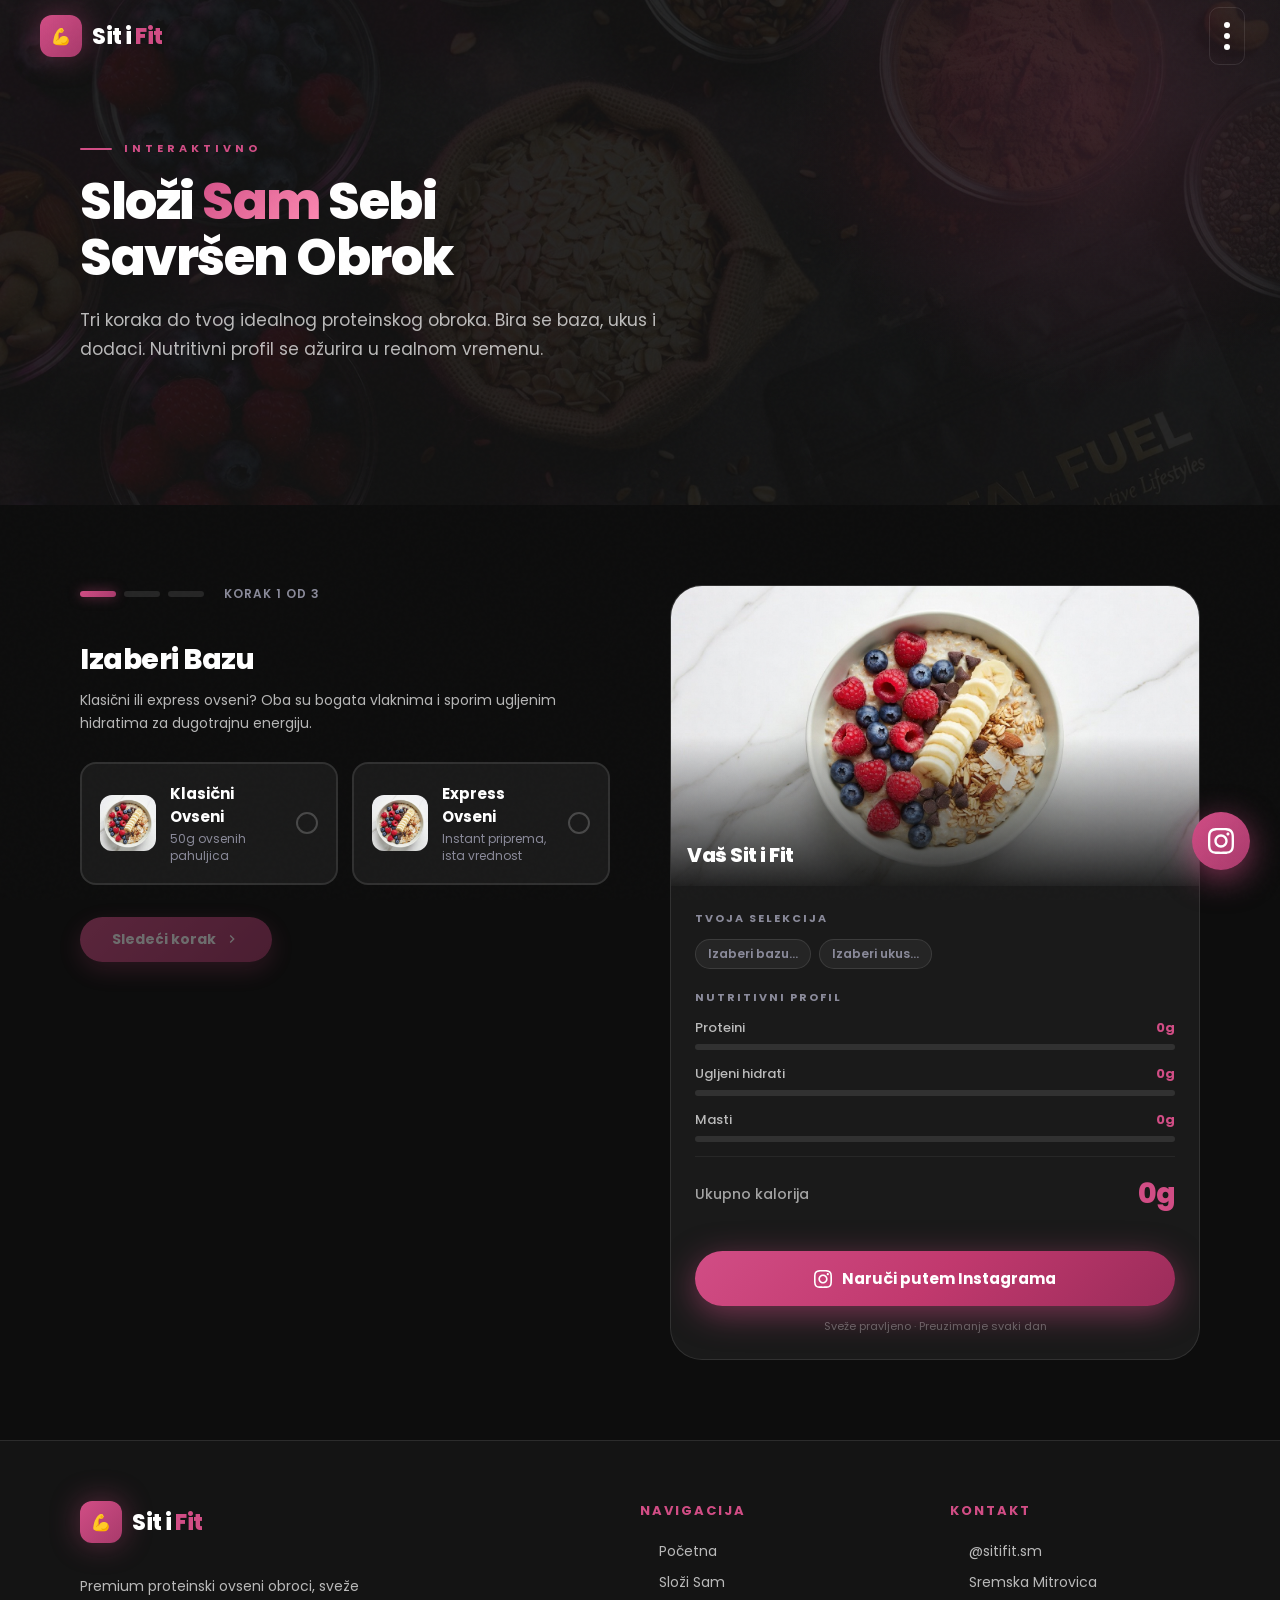
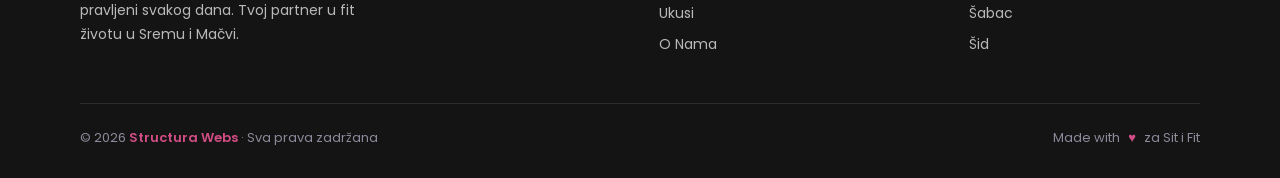
<file: constructor.html>
<!DOCTYPE html>
<html lang="sr">
<head>
  <meta charset="UTF-8">
  <meta name="viewport" content="width=device-width, initial-scale=1.0">
  <meta name="description" content="Sit i Fit Konstruktor – Složi sam svoj savršeni proteinski obrok">
  <title>Složi Sam – Sit i Fit</title>
  <link rel="preconnect" href="https://fonts.googleapis.com">
  <link rel="preconnect" href="https://fonts.gstatic.com" crossorigin>
  <link href="https://fonts.googleapis.com/css2?family=Poppins:wght@300;400;500;600;700;800;900&display=swap" rel="stylesheet">
  <link rel="stylesheet" href="css/main.css">
  <link rel="stylesheet" href="css/constructor.css">
</head>
<body>

  <!-- ===== NAV ===== -->
  <nav class="nav scrolled" id="mainNav">
    <a href="index.html" class="nav-logo">
      <div class="nav-logo-icon">💪</div>
      <span class="nav-logo-text">Sit i <span>Fit</span></span>
    </a>
    <button class="nav-dots-trigger" id="navTrigger" aria-label="Meni">
      <span></span>
      <span></span>
      <span></span>
    </button>
  </nav>

  <!-- ===== FULLSCREEN MENU ===== -->
  <div class="fullscreen-menu" id="fullscreenMenu">
    <div class="menu-inner">
      <ul class="menu-nav-links">
        <li><a href="index.html">Početna</a></li>
        <li><a href="constructor.html" class="active-link">Složi Sam</a></li>
        <li><a href="flavors.html">Ukusi</a></li>
        <li><a href="about.html">O Nama</a></li>
      </ul>
      <div class="menu-footer-links">
        <a href="https://instagram.com/sitifit.sm" target="_blank">@sitifit.sm</a>
        <a href="about.html#contact">Kontakt</a>
        <a href="about.html#lokacije">Lokacije</a>
      </div>
    </div>
  </div>

  <!-- ===== HERO ===== -->
  <div class="constructor-hero">
    <div class="constructor-hero-glow"></div>
    <div class="container">
      <div class="section-label" style="opacity:1;transform:none;">INTERAKTIVNO</div>
      <h1 class="section-title" style="max-width:600px;">Složi <span>Sam</span> Sebi<br>Savršen Obrok</h1>
      <p class="section-subtitle">Tri koraka do tvog idealnog proteinskog obroka. Bira se baza, ukus i dodaci. Nutritivni profil se ažurira u realnom vremenu.</p>
    </div>
  </div>

  <!-- ===== CONSTRUCTOR BODY ===== -->
  <div class="constructor-body">
    <div class="container">
      <div class="constructor-layout">

        <!-- LEFT: Steps -->
        <div class="steps-col">
          <!-- Steps Header -->
          <div class="steps-header">
            <div class="step-progress">
              <div class="step-dot active" onclick="prevStep()"></div>
              <div class="step-dot" onclick=""></div>
              <div class="step-dot"></div>
            </div>
            <span class="step-label" id="stepLabel">Korak 1 od 3</span>
          </div>

          <!-- ===== STEP 1: BASE ===== -->
          <div class="step-panel active" id="step1">
            <div class="step-title">Izaberi Bazu</div>
            <div class="step-subtitle">Klasični ili express ovseni? Oba su bogata vlaknima i sporim ugljenim hidratima za dugotrajnu energiju.</div>
            <div class="options-grid" id="step1-options">
              <!-- Rendered by JS -->
            </div>
            <div class="step-nav">
              <button class="btn-step-next" id="nextBtn" onclick="nextStep()" disabled>
                Sledeći korak
                <svg width="16" height="16" viewBox="0 0 24 24" fill="currentColor"><path d="M8.59 16.59L13.17 12 8.59 7.41 10 6l6 6-6 6-1.41-1.41z"/></svg>
              </button>
            </div>
          </div>

          <!-- ===== STEP 2: FLAVOR ===== -->
          <div class="step-panel" id="step2">
            <div class="step-title">Izaberi Ukus</div>
            <div class="step-subtitle">Svaki ukus je pažljivo kreiran sa premium proteinima i prirodnim aromama. Nema veštačkih boja.</div>
            <div class="options-grid" id="step2-options">
              <!-- Rendered by JS -->
            </div>
            <div class="step-nav">
              <button class="btn-step-back" onclick="prevStep()">← Nazad</button>
              <button class="btn-step-next" id="nextBtn2" onclick="nextStep()" disabled>
                Sledeći korak
                <svg width="16" height="16" viewBox="0 0 24 24" fill="currentColor"><path d="M8.59 16.59L13.17 12 8.59 7.41 10 6l6 6-6 6-1.41-1.41z"/></svg>
              </button>
            </div>
          </div>

          <!-- ===== STEP 3: EXTRAS ===== -->
          <div class="step-panel" id="step3">
            <div class="step-title">Dodaci (opciono)</div>
            <div class="step-subtitle">Prilagodi obrok. Odaberi do 3 supernamirnice koje podižu nutritivnu vrednost na sledeći nivo.</div>
            <div class="extras-grid" id="step3-options">
              <!-- Rendered by JS -->
            </div>
            <div class="step-nav">
              <button class="btn-step-back" onclick="prevStep()">← Nazad</button>
              <button class="btn-step-next" id="nextBtn3" onclick="nextStep()">
                🛒 Poruči Obrok
              </button>
            </div>
          </div>
        </div>

        <!-- RIGHT: Preview -->
        <div class="preview-panel">
          <div class="preview-card">
            <div class="preview-image-wrap">
              <img id="previewImg" src="images/oatmeal-bowl.jpg" alt="Tvoj Sit i Fit obrok">
              <div class="preview-image-overlay"></div>
              <div class="preview-image-label" id="previewLabel">Vaš Sit i Fit</div>
            </div>
            <div class="preview-body">

              <!-- Selection Tags -->
              <div class="preview-section-title">Tvoja selekcija</div>
              <div class="selection-tags" id="selectionTags">
                <span class="sel-tag sel-tag-empty">Izaberi bazu...</span>
                <span class="sel-tag sel-tag-empty">Izaberi ukus...</span>
              </div>

              <!-- Macro Bars -->
              <div class="preview-section-title">Nutritivni profil</div>

              <div class="macros-bar-row">
                <div class="macros-bar-header">
                  <span>Proteini</span>
                  <span id="proteinVal">0g</span>
                </div>
                <div class="macros-bar-track">
                  <div class="macros-bar-fill" data-bar="protein" style="width:0%"></div>
                </div>
              </div>

              <div class="macros-bar-row">
                <div class="macros-bar-header">
                  <span>Ugljeni hidrati</span>
                  <span id="carbsVal">0g</span>
                </div>
                <div class="macros-bar-track">
                  <div class="macros-bar-fill" data-bar="carbs" style="width:0%"></div>
                </div>
              </div>

              <div class="macros-bar-row">
                <div class="macros-bar-header">
                  <span>Masti</span>
                  <span id="fatVal">0g</span>
                </div>
                <div class="macros-bar-track">
                  <div class="macros-bar-fill" data-bar="fat" style="width:0%;background:linear-gradient(135deg,#f59e0b,#d97706);"></div>
                </div>
              </div>

              <!-- Calories -->
              <div style="display:flex;justify-content:space-between;align-items:center;padding:16px 0;border-top:1px solid rgba(255,255,255,0.06);margin-top:8px;">
                <span style="font-size:14px;color:rgba(255,255,255,0.6);font-weight:500;">Ukupno kalorija</span>
                <span id="totalCalories" style="font-size:28px;font-weight:800;color:#D14D85;letter-spacing:-1px;">0</span>
              </div>

              <!-- Order Button -->
              <a href="#" class="preview-order-btn" onclick="nextStep();return false;" id="orderBtn">
                <svg width="18" height="18" viewBox="0 0 24 24" fill="currentColor"><path d="M12 2.163c3.204 0 3.584.012 4.85.07 3.252.148 4.771 1.691 4.919 4.919.058 1.265.069 1.645.069 4.849 0 3.205-.012 3.584-.069 4.849-.149 3.225-1.664 4.771-4.919 4.919-1.266.058-1.644.07-4.85.07-3.204 0-3.584-.012-4.849-.07-3.26-.149-4.771-1.699-4.919-4.92-.058-1.265-.07-1.644-.07-4.849 0-3.204.013-3.583.07-4.849.149-3.227 1.664-4.771 4.919-4.919 1.266-.057 1.645-.069 4.849-.069zm0-2.163c-3.259 0-3.667.014-4.947.072-4.358.2-6.78 2.618-6.98 6.98-.059 1.281-.073 1.689-.073 4.948 0 3.259.014 3.668.072 4.948.2 4.358 2.618 6.78 6.98 6.98 1.281.058 1.689.072 4.948.072 3.259 0 3.668-.014 4.948-.072 4.354-.2 6.782-2.618 6.979-6.98.059-1.28.073-1.689.073-4.948 0-3.259-.014-3.667-.072-4.947-.196-4.354-2.617-6.78-6.979-6.98-1.281-.059-1.69-.073-4.949-.073zm0 5.838c-3.403 0-6.162 2.759-6.162 6.162s2.759 6.163 6.162 6.163 6.162-2.759 6.162-6.163c0-3.403-2.759-6.162-6.162-6.162zm0 10.162c-2.209 0-4-1.79-4-4 0-2.209 1.791-4 4-4s4 1.791 4 4c0 2.21-1.791 4-4 4zm6.406-11.845c-.796 0-1.441.645-1.441 1.44s.645 1.44 1.441 1.44c.795 0 1.439-.645 1.439-1.44s-.644-1.44-1.439-1.44z"/></svg>
                Naruči putem Instagrama
              </a>

              <p style="text-align:center;font-size:11px;color:rgba(255,255,255,0.3);margin-top:12px;">
                Sveže pravljeno · Preuzimanje svaki dan
              </p>
            </div>
          </div>
        </div>

      </div>
    </div>
  </div>

  <!-- ===== FOOTER ===== -->
  <footer class="footer">
    <div class="container">
      <div class="footer-grid">
        <div class="footer-brand">
          <a href="index.html" class="nav-logo" style="margin-bottom:16px;display:inline-flex;">
            <div class="nav-logo-icon">💪</div>
            <span class="nav-logo-text">Sit i <span>Fit</span></span>
          </a>
          <p>Premium proteinski ovseni obroci, sveže pravljeni svakog dana. Tvoj partner u fit životu u Sremu i Mačvi.</p>
        </div>
        <div>
          <div class="footer-title">Navigacija</div>
          <ul class="footer-links">
            <li><a href="index.html">Početna</a></li>
            <li><a href="constructor.html">Složi Sam</a></li>
            <li><a href="flavors.html">Ukusi</a></li>
            <li><a href="about.html">O Nama</a></li>
          </ul>
        </div>
        <div>
          <div class="footer-title">Kontakt</div>
          <ul class="footer-links">
            <li><a href="https://instagram.com/sitifit.sm" target="_blank">@sitifit.sm</a></li>
            <li><a href="about.html#lokacije">Sremska Mitrovica</a></li>
            <li><a href="about.html#lokacije">Šabac</a></li>
            <li><a href="about.html#lokacije">Šid</a></li>
          </ul>
        </div>
      </div>
      <div class="footer-bottom">
        <p>© 2026 <a href="https://structurawebs.com" target="_blank">Structura Webs</a> · Sva prava zadržana</p>
        <p style="display:flex;align-items:center;gap:8px;">Made with <span style="color:#D14D85;">♥</span> za Sit i Fit</p>
      </div>
    </div>
  </footer>

  <!-- Instagram Bubble -->
  <a href="https://instagram.com/sitifit.sm" target="_blank" class="ig-bubble" aria-label="Instagram">
    <svg viewBox="0 0 24 24" xmlns="http://www.w3.org/2000/svg">
      <path d="M12 2.163c3.204 0 3.584.012 4.85.07 3.252.148 4.771 1.691 4.919 4.919.058 1.265.069 1.645.069 4.849 0 3.205-.012 3.584-.069 4.849-.149 3.225-1.664 4.771-4.919 4.919-1.266.058-1.644.07-4.85.07-3.204 0-3.584-.012-4.849-.07-3.26-.149-4.771-1.699-4.919-4.92-.058-1.265-.07-1.644-.07-4.849 0-3.204.013-3.583.07-4.849.149-3.227 1.664-4.771 4.919-4.919 1.266-.057 1.645-.069 4.849-.069zm0-2.163c-3.259 0-3.667.014-4.947.072-4.358.2-6.78 2.618-6.98 6.98-.059 1.281-.073 1.689-.073 4.948 0 3.259.014 3.668.072 4.948.2 4.358 2.618 6.78 6.98 6.98 1.281.058 1.689.072 4.948.072 3.259 0 3.668-.014 4.948-.072 4.354-.2 6.782-2.618 6.979-6.98.059-1.28.073-1.689.073-4.948 0-3.259-.014-3.667-.072-4.947-.196-4.354-2.617-6.78-6.979-6.98-1.281-.059-1.69-.073-4.949-.073zm0 5.838c-3.403 0-6.162 2.759-6.162 6.162s2.759 6.163 6.162 6.163 6.162-2.759 6.162-6.163c0-3.403-2.759-6.162-6.162-6.162zm0 10.162c-2.209 0-4-1.79-4-4 0-2.209 1.791-4 4-4s4 1.791 4 4c0 2.21-1.791 4-4 4zm6.406-11.845c-.796 0-1.441.645-1.441 1.44s.645 1.44 1.441 1.44c.795 0 1.439-.645 1.439-1.44s-.644-1.44-1.439-1.44z"/>
    </svg>
  </a>

  <script src="js/nav.js"></script>
  <script src="js/constructor.js"></script>
</body>
</html>
</file>
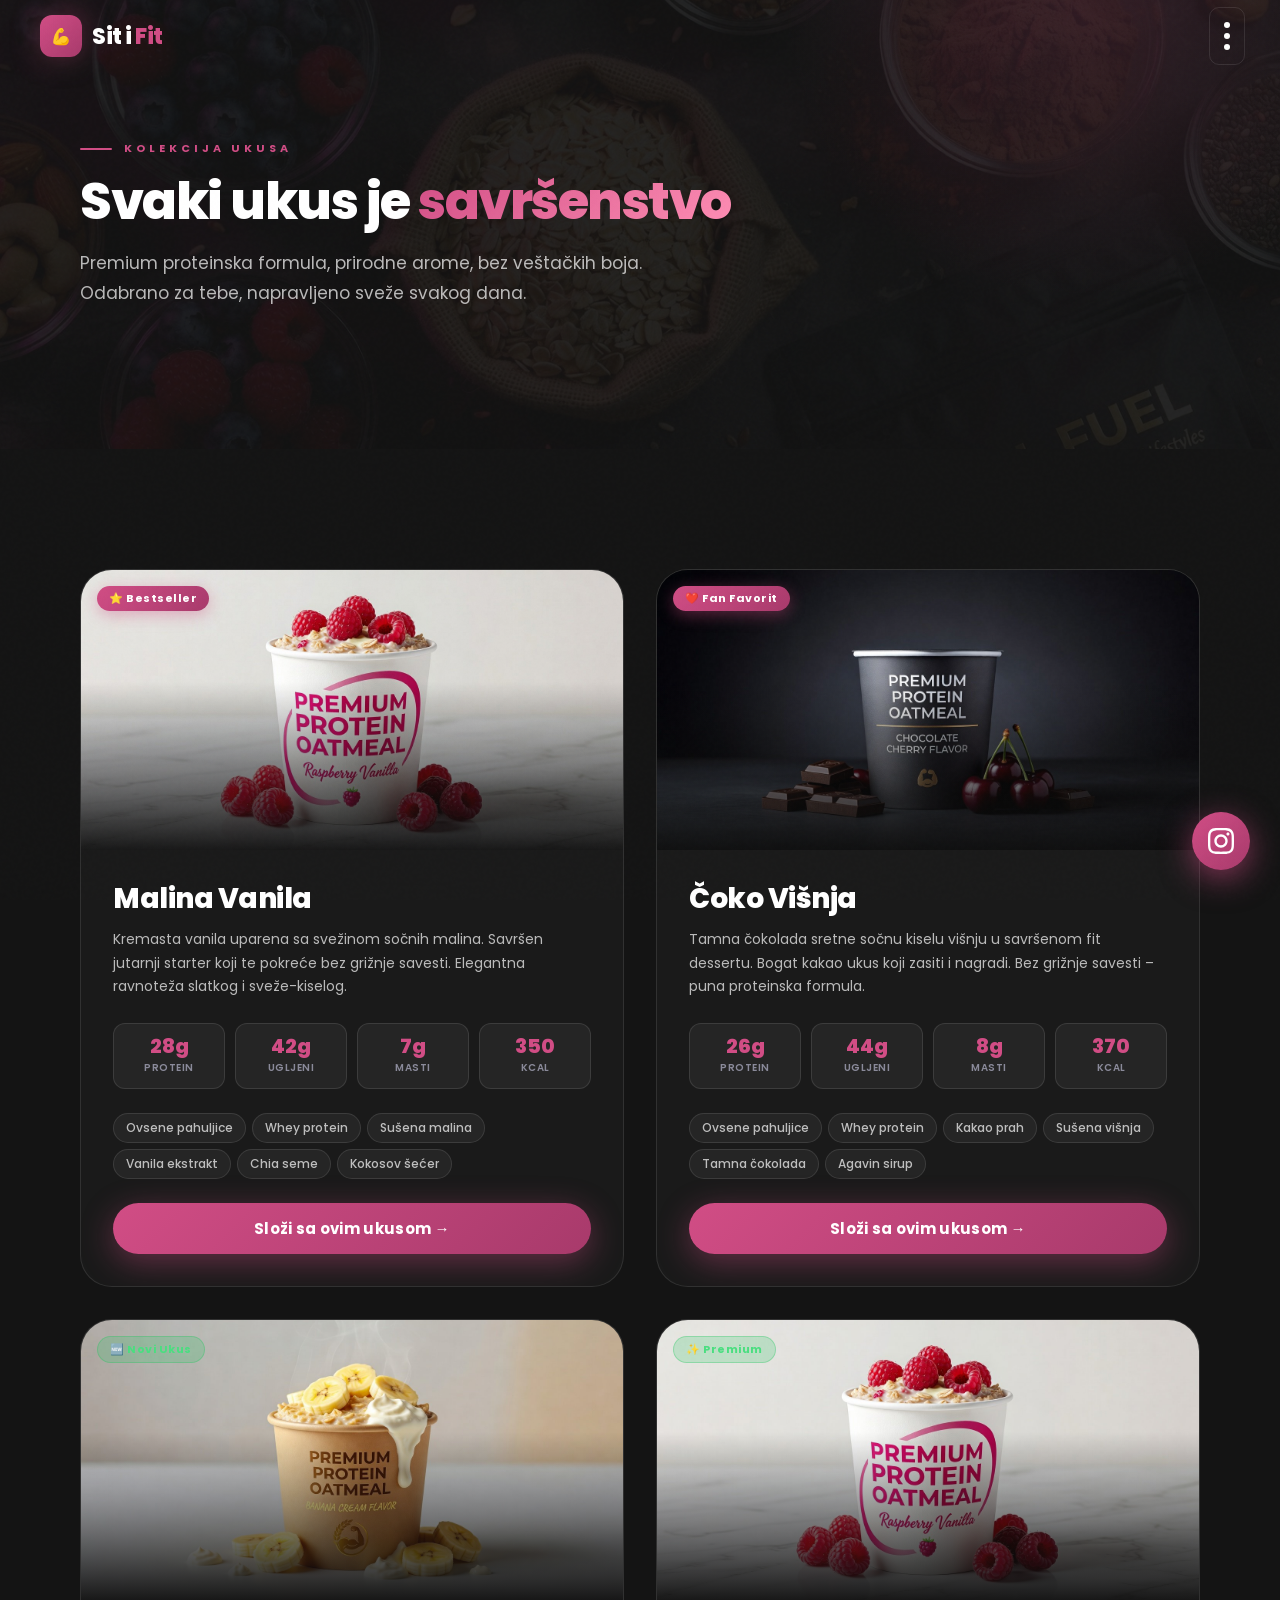
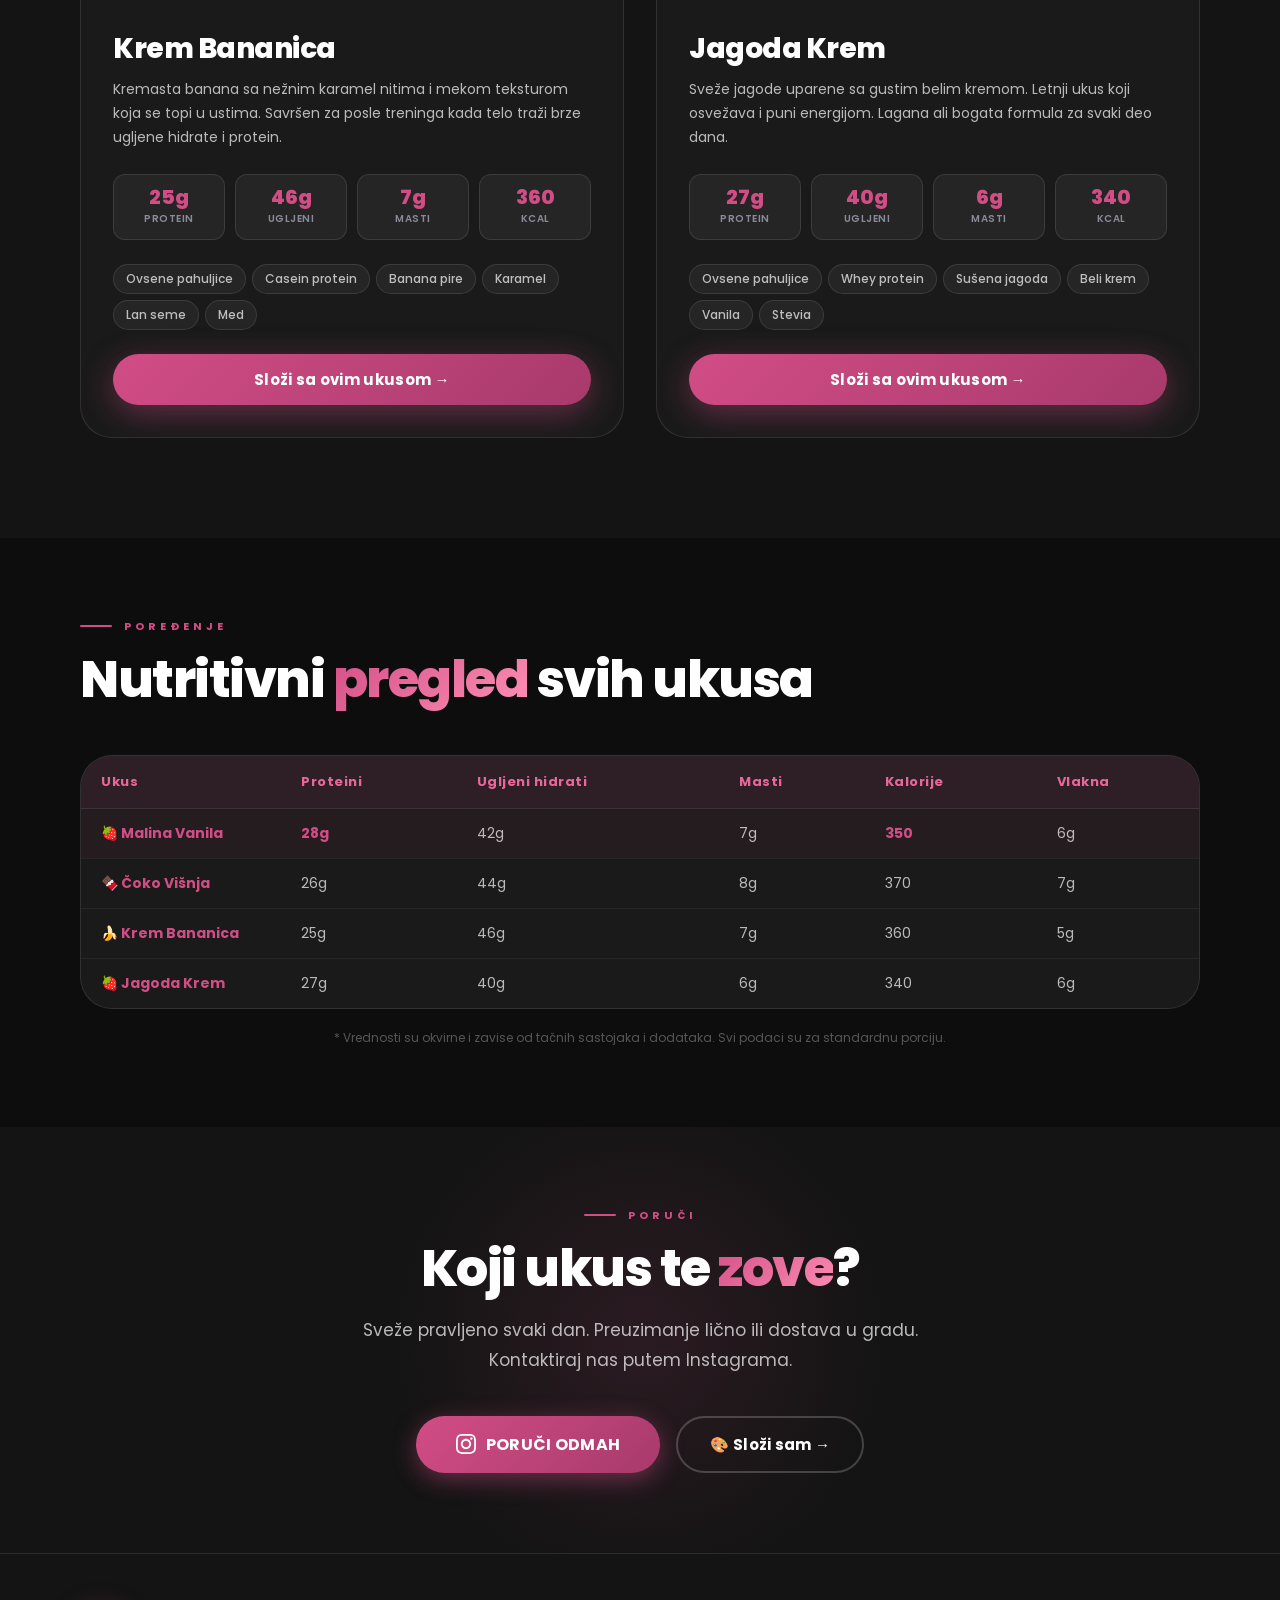
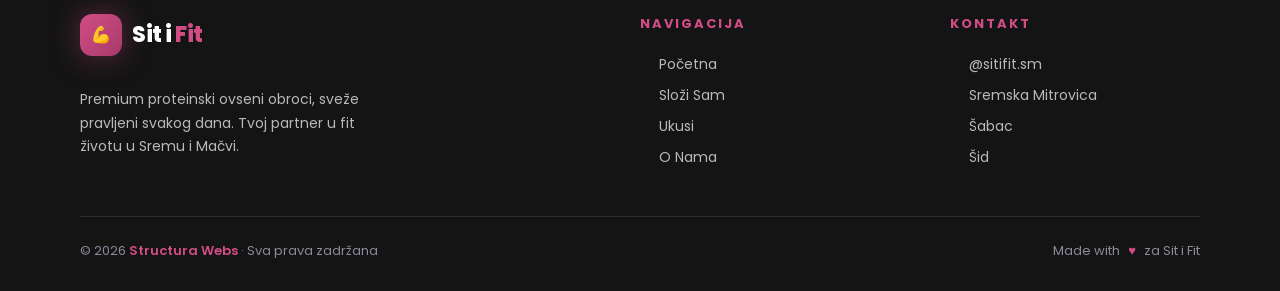
<file: flavors.html>
<!DOCTYPE html>
<html lang="sr">
<head>
  <meta charset="UTF-8">
  <meta name="viewport" content="width=device-width, initial-scale=1.0">
  <meta name="description" content="Sit i Fit Ukusi – Sve arome naših premium proteinskih obroka">
  <title>Ukusi – Sit i Fit</title>
  <link rel="preconnect" href="https://fonts.googleapis.com">
  <link rel="preconnect" href="https://fonts.gstatic.com" crossorigin>
  <link href="https://fonts.googleapis.com/css2?family=Poppins:wght@300;400;500;600;700;800;900&display=swap" rel="stylesheet">
  <link rel="stylesheet" href="css/main.css">
  <style>
    /* Page-specific */
    .flavors-hero {
      padding: 140px 0 80px;
      background: var(--dark-2);
      position: relative;
      overflow: hidden;
    }
    .flavors-hero::before {
      content: '';
      position: absolute;
      inset: 0;
      background-image: url('/images/about-bg.jpg');
      background-size: cover;
      background-position: center;
      opacity: 0.07;
      z-index: 0;
    }
    .flavors-hero .container { position: relative; z-index: 1; }

    .glow-top {
      position: absolute;
      width: 600px; height: 600px;
      background: radial-gradient(circle, rgba(209,77,133,0.15) 0%, transparent 70%);
      top: -300px; right: -100px;
      pointer-events: none;
    }

    .flavor-page-grid {
      display: grid;
      grid-template-columns: repeat(2, 1fr);
      gap: 32px;
      margin-top: 60px;
    }

    .flavor-full-card {
      background: var(--dark-3);
      border: 1px solid var(--white-10);
      border-radius: var(--radius-xl);
      overflow: hidden;
      transition: var(--transition);
      position: relative;
    }

    .flavor-full-card:hover {
      border-color: rgba(209,77,133,0.35);
      transform: translateY(-8px);
      box-shadow: 0 40px 100px rgba(0,0,0,0.5), 0 0 60px rgba(209,77,133,0.15);
    }

    .flavor-full-img {
      width: 100%;
      height: 280px;
      overflow: hidden;
      position: relative;
    }

    .flavor-full-img img {
      width: 100%;
      height: 100%;
      object-fit: cover;
      transition: transform 0.7s ease;
    }

    .flavor-full-card:hover .flavor-full-img img {
      transform: scale(1.08);
    }

    .flavor-full-gradient {
      position: absolute;
      bottom: 0; left: 0; right: 0;
      height: 60%;
      background: linear-gradient(180deg, transparent, rgba(13,13,13,0.95));
    }

    .flavor-badge-wrap {
      position: absolute;
      top: 16px;
      left: 16px;
      display: flex;
      gap: 8px;
    }

    .flavor-badge {
      padding: 4px 12px;
      border-radius: 50px;
      font-size: 11px;
      font-weight: 700;
      letter-spacing: 0.5px;
    }

    .flavor-badge-hot {
      background: linear-gradient(135deg, #D14D85, #a83a6b);
      color: white;
      box-shadow: 0 4px 16px rgba(209,77,133,0.4);
    }

    .flavor-badge-new {
      background: rgba(34,197,94,0.2);
      border: 1px solid rgba(34,197,94,0.3);
      color: #4ade80;
    }

    .flavor-full-body {
      padding: 28px 32px 32px;
    }

    .flavor-full-name {
      font-size: 28px;
      font-weight: 800;
      letter-spacing: -0.5px;
      margin-bottom: 8px;
    }

    .flavor-full-sub {
      font-size: 14px;
      color: var(--white-70);
      line-height: 1.7;
      margin-bottom: 24px;
    }

    .macro-grid {
      display: grid;
      grid-template-columns: repeat(4, 1fr);
      gap: 10px;
      margin-bottom: 24px;
    }

    .macro-cell {
      background: var(--white-05);
      border: 1px solid var(--white-10);
      border-radius: 12px;
      padding: 12px;
      text-align: center;
    }

    .macro-cell-val {
      font-size: 20px;
      font-weight: 800;
      color: var(--magenta);
      line-height: 1;
      margin-bottom: 4px;
    }

    .macro-cell-name {
      font-size: 10px;
      color: var(--gray);
      font-weight: 600;
      text-transform: uppercase;
      letter-spacing: 0.5px;
    }

    .flavor-ingredients {
      display: flex;
      flex-wrap: wrap;
      gap: 6px;
      margin-bottom: 24px;
    }

    .flavor-ing-tag {
      padding: 5px 12px;
      background: var(--white-05);
      border: 1px solid var(--white-10);
      border-radius: 50px;
      font-size: 12px;
      color: var(--white-70);
      font-weight: 500;
    }

    .nutrition-table {
      width: 100%;
      border-collapse: collapse;
    }

    .nutrition-table tr {
      border-bottom: 1px solid var(--white-05);
    }

    .nutrition-table tr:last-child { border-bottom: none; }

    .nutrition-table td {
      padding: 8px 0;
      font-size: 13px;
    }

    .nutrition-table td:first-child { color: var(--white-70); }
    .nutrition-table td:last-child {
      text-align: right;
      font-weight: 700;
      color: var(--white);
    }

    .comparison-section {
      padding: 80px 0;
      background: var(--dark);
    }

    .comparison-table-wrap {
      margin-top: 48px;
      background: var(--dark-3);
      border: 1px solid var(--white-10);
      border-radius: var(--radius-xl);
      overflow: hidden;
    }

    .comp-table {
      width: 100%;
      border-collapse: collapse;
    }

    .comp-table th {
      background: rgba(209,77,133,0.1);
      padding: 16px 20px;
      font-size: 13px;
      font-weight: 700;
      text-align: left;
      border-bottom: 1px solid var(--white-10);
      color: var(--magenta-light);
      letter-spacing: 0.5px;
    }

    .comp-table th:first-child {
      width: 200px;
    }

    .comp-table td {
      padding: 14px 20px;
      font-size: 14px;
      border-bottom: 1px solid var(--white-05);
      color: var(--white-70);
    }

    .comp-table tr:last-child td { border-bottom: none; }

    .comp-table tr:hover td {
      background: var(--white-05);
    }

    .comp-table td strong {
      color: var(--magenta);
      font-weight: 700;
    }

    .comp-highlight {
      background: rgba(209,77,133,0.06) !important;
    }

    .cta-bottom {
      background: var(--dark-2);
      padding: 80px 0;
      text-align: center;
      position: relative;
      overflow: hidden;
    }

    .cta-bottom::before {
      content: '';
      position: absolute;
      width: 500px; height: 500px;
      background: radial-gradient(circle, rgba(209,77,133,0.12) 0%, transparent 70%);
      top: 50%; left: 50%;
      transform: translate(-50%, -50%);
      pointer-events: none;
    }

    .cta-bottom .container { position: relative; z-index: 1; }

    @media (max-width: 768px) {
      .flavor-page-grid { grid-template-columns: 1fr; }
      .macro-grid { grid-template-columns: repeat(2, 1fr); }
    }
  </style>
</head>
<body>

  <!-- ===== NAV ===== -->
  <nav class="nav scrolled" id="mainNav">
    <a href="index.html" class="nav-logo">
      <div class="nav-logo-icon">💪</div>
      <span class="nav-logo-text">Sit i <span>Fit</span></span>
    </a>
    <button class="nav-dots-trigger" id="navTrigger" aria-label="Meni">
      <span></span>
      <span></span>
      <span></span>
    </button>
  </nav>

  <!-- ===== FULLSCREEN MENU ===== -->
  <div class="fullscreen-menu" id="fullscreenMenu">
    <div class="menu-inner">
      <ul class="menu-nav-links">
        <li><a href="index.html">Početna</a></li>
        <li><a href="constructor.html">Složi Sam</a></li>
        <li><a href="flavors.html" class="active-link">Ukusi</a></li>
        <li><a href="about.html">O Nama</a></li>
      </ul>
      <div class="menu-footer-links">
        <a href="https://instagram.com/sitifit.sm" target="_blank">@sitifit.sm</a>
        <a href="about.html#contact">Kontakt</a>
      </div>
    </div>
  </div>

  <!-- ===== HERO ===== -->
  <div class="flavors-hero">
    <div class="glow-top"></div>
    <div class="container">
      <div class="section-label" style="opacity:1;transform:none;">KOLEKCIJA UKUSA</div>
      <h1 class="section-title">Svaki ukus je <span>savršenstvo</span></h1>
      <p class="section-subtitle">Premium proteinska formula, prirodne arome, bez veštačkih boja. Odabrano za tebe, napravljeno sveže svakog dana.</p>
    </div>
  </div>

  <!-- ===== FLAVORS GRID ===== -->
  <section class="section" style="background: var(--dark-2); padding-top:60px;">
    <div class="container">
      <div class="flavor-page-grid">

        <!-- Malina Vanila -->
        <div class="flavor-full-card reveal">
          <div class="flavor-full-img">
            <img src="images/product-malina.jpg" alt="Malina Vanila" loading="lazy">
            <div class="flavor-full-gradient"></div>
            <div class="flavor-badge-wrap">
              <span class="flavor-badge flavor-badge-hot">⭐ Bestseller</span>
            </div>
          </div>
          <div class="flavor-full-body">
            <div class="flavor-full-name">Malina Vanila</div>
            <div class="flavor-full-sub">Kremasta vanila uparena sa svežinom sočnih malina. Savršen jutarnji starter koji te pokreće bez grižnje savesti. Elegantna ravnoteža slatkog i sveže-kiselog.</div>
            
            <div class="macro-grid">
              <div class="macro-cell">
                <div class="macro-cell-val">28g</div>
                <div class="macro-cell-name">Protein</div>
              </div>
              <div class="macro-cell">
                <div class="macro-cell-val">42g</div>
                <div class="macro-cell-name">Ugljeni</div>
              </div>
              <div class="macro-cell">
                <div class="macro-cell-val">7g</div>
                <div class="macro-cell-name">Masti</div>
              </div>
              <div class="macro-cell">
                <div class="macro-cell-val">350</div>
                <div class="macro-cell-name">Kcal</div>
              </div>
            </div>

            <div class="flavor-ingredients">
              <span class="flavor-ing-tag">Ovsene pahuljice</span>
              <span class="flavor-ing-tag">Whey protein</span>
              <span class="flavor-ing-tag">Sušena malina</span>
              <span class="flavor-ing-tag">Vanila ekstrakt</span>
              <span class="flavor-ing-tag">Chia seme</span>
              <span class="flavor-ing-tag">Kokosov šećer</span>
            </div>

            <a href="constructor.html" class="btn btn-primary" style="width:100%;justify-content:center;">
              Složi sa ovim ukusom →
            </a>
          </div>
        </div>

        <!-- Čoko Višnja -->
        <div class="flavor-full-card reveal">
          <div class="flavor-full-img">
            <img src="images/product-coko.jpg" alt="Čoko Višnja" loading="lazy">
            <div class="flavor-full-gradient"></div>
            <div class="flavor-badge-wrap">
              <span class="flavor-badge flavor-badge-hot">❤️ Fan Favorit</span>
            </div>
          </div>
          <div class="flavor-full-body">
            <div class="flavor-full-name">Čoko Višnja</div>
            <div class="flavor-full-sub">Tamna čokolada sretne sočnu kiselu višnju u savršenom fit dessertu. Bogat kakao ukus koji zasiti i nagradi. Bez grižnje savesti – puna proteinska formula.</div>
            
            <div class="macro-grid">
              <div class="macro-cell">
                <div class="macro-cell-val">26g</div>
                <div class="macro-cell-name">Protein</div>
              </div>
              <div class="macro-cell">
                <div class="macro-cell-val">44g</div>
                <div class="macro-cell-name">Ugljeni</div>
              </div>
              <div class="macro-cell">
                <div class="macro-cell-val">8g</div>
                <div class="macro-cell-name">Masti</div>
              </div>
              <div class="macro-cell">
                <div class="macro-cell-val">370</div>
                <div class="macro-cell-name">Kcal</div>
              </div>
            </div>

            <div class="flavor-ingredients">
              <span class="flavor-ing-tag">Ovsene pahuljice</span>
              <span class="flavor-ing-tag">Whey protein</span>
              <span class="flavor-ing-tag">Kakao prah</span>
              <span class="flavor-ing-tag">Sušena višnja</span>
              <span class="flavor-ing-tag">Tamna čokolada</span>
              <span class="flavor-ing-tag">Agavin sirup</span>
            </div>

            <a href="constructor.html" class="btn btn-primary" style="width:100%;justify-content:center;">
              Složi sa ovim ukusom →
            </a>
          </div>
        </div>

        <!-- Krem Bananica -->
        <div class="flavor-full-card reveal">
          <div class="flavor-full-img">
            <img src="images/product-banana.jpg" alt="Krem Bananica" loading="lazy">
            <div class="flavor-full-gradient"></div>
            <div class="flavor-badge-wrap">
              <span class="flavor-badge flavor-badge-new">🆕 Novi Ukus</span>
            </div>
          </div>
          <div class="flavor-full-body">
            <div class="flavor-full-name">Krem Bananica</div>
            <div class="flavor-full-sub">Kremasta banana sa nežnim karamel nitima i mekom teksturom koja se topi u ustima. Savršen za posle treninga kada telo traži brze ugljene hidrate i protein.</div>
            
            <div class="macro-grid">
              <div class="macro-cell">
                <div class="macro-cell-val">25g</div>
                <div class="macro-cell-name">Protein</div>
              </div>
              <div class="macro-cell">
                <div class="macro-cell-val">46g</div>
                <div class="macro-cell-name">Ugljeni</div>
              </div>
              <div class="macro-cell">
                <div class="macro-cell-val">7g</div>
                <div class="macro-cell-name">Masti</div>
              </div>
              <div class="macro-cell">
                <div class="macro-cell-val">360</div>
                <div class="macro-cell-name">Kcal</div>
              </div>
            </div>

            <div class="flavor-ingredients">
              <span class="flavor-ing-tag">Ovsene pahuljice</span>
              <span class="flavor-ing-tag">Casein protein</span>
              <span class="flavor-ing-tag">Banana pire</span>
              <span class="flavor-ing-tag">Karamel</span>
              <span class="flavor-ing-tag">Lan seme</span>
              <span class="flavor-ing-tag">Med</span>
            </div>

            <a href="constructor.html" class="btn btn-primary" style="width:100%;justify-content:center;">
              Složi sa ovim ukusom →
            </a>
          </div>
        </div>

        <!-- Jagoda Krem -->
        <div class="flavor-full-card reveal">
          <div class="flavor-full-img">
            <img src="images/product-malina.jpg" alt="Jagoda Krem" loading="lazy">
            <div class="flavor-full-gradient"></div>
            <div class="flavor-badge-wrap">
              <span class="flavor-badge flavor-badge-new">✨ Premium</span>
            </div>
          </div>
          <div class="flavor-full-body">
            <div class="flavor-full-name">Jagoda Krem</div>
            <div class="flavor-full-sub">Sveže jagode uparene sa gustim belim kremom. Letnji ukus koji osvežava i puni energijom. Lagana ali bogata formula za svaki deo dana.</div>
            
            <div class="macro-grid">
              <div class="macro-cell">
                <div class="macro-cell-val">27g</div>
                <div class="macro-cell-name">Protein</div>
              </div>
              <div class="macro-cell">
                <div class="macro-cell-val">40g</div>
                <div class="macro-cell-name">Ugljeni</div>
              </div>
              <div class="macro-cell">
                <div class="macro-cell-val">6g</div>
                <div class="macro-cell-name">Masti</div>
              </div>
              <div class="macro-cell">
                <div class="macro-cell-val">340</div>
                <div class="macro-cell-name">Kcal</div>
              </div>
            </div>

            <div class="flavor-ingredients">
              <span class="flavor-ing-tag">Ovsene pahuljice</span>
              <span class="flavor-ing-tag">Whey protein</span>
              <span class="flavor-ing-tag">Sušena jagoda</span>
              <span class="flavor-ing-tag">Beli krem</span>
              <span class="flavor-ing-tag">Vanila</span>
              <span class="flavor-ing-tag">Stevia</span>
            </div>

            <a href="constructor.html" class="btn btn-primary" style="width:100%;justify-content:center;">
              Složi sa ovim ukusom →
            </a>
          </div>
        </div>

      </div>
    </div>
  </section>

  <!-- ===== COMPARISON TABLE ===== -->
  <section class="comparison-section">
    <div class="container">
      <div class="section-label reveal">POREĐENJE</div>
      <h2 class="section-title reveal">Nutritivni <span>pregled</span> svih ukusa</h2>

      <div class="comparison-table-wrap reveal">
        <table class="comp-table">
          <thead>
            <tr>
              <th>Ukus</th>
              <th>Proteini</th>
              <th>Ugljeni hidrati</th>
              <th>Masti</th>
              <th>Kalorije</th>
              <th>Vlakna</th>
            </tr>
          </thead>
          <tbody>
            <tr class="comp-highlight">
              <td><strong>🍓 Malina Vanila</strong></td>
              <td><strong>28g</strong></td>
              <td>42g</td>
              <td>7g</td>
              <td><strong>350</strong></td>
              <td>6g</td>
            </tr>
            <tr>
              <td><strong>🍫 Čoko Višnja</strong></td>
              <td>26g</td>
              <td>44g</td>
              <td>8g</td>
              <td>370</td>
              <td>7g</td>
            </tr>
            <tr>
              <td><strong>🍌 Krem Bananica</strong></td>
              <td>25g</td>
              <td>46g</td>
              <td>7g</td>
              <td>360</td>
              <td>5g</td>
            </tr>
            <tr>
              <td><strong>🍓 Jagoda Krem</strong></td>
              <td>27g</td>
              <td>40g</td>
              <td>6g</td>
              <td>340</td>
              <td>6g</td>
            </tr>
          </tbody>
        </table>
      </div>

      <p style="text-align:center;margin-top:20px;font-size:12px;color:rgba(255,255,255,0.3);">
        * Vrednosti su okvirne i zavise od tačnih sastojaka i dodataka. Svi podaci su za standardnu porciju.
      </p>
    </div>
  </section>

  <!-- ===== CTA ===== -->
  <div class="cta-bottom">
    <div class="container">
      <div class="section-label" style="justify-content:center;opacity:1;transform:none;">PORUČI</div>
      <h2 class="section-title" style="text-align:center;">Koji ukus te <span>zove</span>?</h2>
      <p class="section-subtitle" style="text-align:center;margin:0 auto 40px;">Sveže pravljeno svaki dan. Preuzimanje lično ili dostava u gradu. Kontaktiraj nas putem Instagrama.</p>
      <div style="display:flex;gap:16px;justify-content:center;flex-wrap:wrap;">
        <a href="https://instagram.com/sitifit.sm" target="_blank" class="btn btn-instagram" style="font-size:16px;padding:16px 40px;">
          <svg width="20" height="20" viewBox="0 0 24 24" fill="currentColor"><path d="M12 2.163c3.204 0 3.584.012 4.85.07 3.252.148 4.771 1.691 4.919 4.919.058 1.265.069 1.645.069 4.849 0 3.205-.012 3.584-.069 4.849-.149 3.225-1.664 4.771-4.919 4.919-1.266.058-1.644.07-4.85.07-3.204 0-3.584-.012-4.849-.07-3.26-.149-4.771-1.699-4.919-4.92-.058-1.265-.07-1.644-.07-4.849 0-3.204.013-3.583.07-4.849.149-3.227 1.664-4.771 4.919-4.919 1.266-.057 1.645-.069 4.849-.069zm0-2.163c-3.259 0-3.667.014-4.947.072-4.358.2-6.78 2.618-6.98 6.98-.059 1.281-.073 1.689-.073 4.948 0 3.259.014 3.668.072 4.948.2 4.358 2.618 6.78 6.98 6.98 1.281.058 1.689.072 4.948.072 3.259 0 3.668-.014 4.948-.072 4.354-.2 6.782-2.618 6.979-6.98.059-1.28.073-1.689.073-4.948 0-3.259-.014-3.667-.072-4.947-.196-4.354-2.617-6.78-6.979-6.98-1.281-.059-1.69-.073-4.949-.073zm0 5.838c-3.403 0-6.162 2.759-6.162 6.162s2.759 6.163 6.162 6.163 6.162-2.759 6.162-6.163c0-3.403-2.759-6.162-6.162-6.162zm0 10.162c-2.209 0-4-1.79-4-4 0-2.209 1.791-4 4-4s4 1.791 4 4c0 2.21-1.791 4-4 4zm6.406-11.845c-.796 0-1.441.645-1.441 1.44s.645 1.44 1.441 1.44c.795 0 1.439-.645 1.439-1.44s-.644-1.44-1.439-1.44z"/></svg>
          PORUČI ODMAH
        </a>
        <a href="constructor.html" class="btn btn-outline">
          🎨 Složi sam →
        </a>
      </div>
    </div>
  </div>

  <!-- ===== FOOTER ===== -->
  <footer class="footer">
    <div class="container">
      <div class="footer-grid">
        <div class="footer-brand">
          <a href="index.html" class="nav-logo" style="margin-bottom:16px;display:inline-flex;">
            <div class="nav-logo-icon">💪</div>
            <span class="nav-logo-text">Sit i <span>Fit</span></span>
          </a>
          <p>Premium proteinski ovseni obroci, sveže pravljeni svakog dana. Tvoj partner u fit životu u Sremu i Mačvi.</p>
        </div>
        <div>
          <div class="footer-title">Navigacija</div>
          <ul class="footer-links">
            <li><a href="index.html">Početna</a></li>
            <li><a href="constructor.html">Složi Sam</a></li>
            <li><a href="flavors.html">Ukusi</a></li>
            <li><a href="about.html">O Nama</a></li>
          </ul>
        </div>
        <div>
          <div class="footer-title">Kontakt</div>
          <ul class="footer-links">
            <li><a href="https://instagram.com/sitifit.sm" target="_blank">@sitifit.sm</a></li>
            <li><a href="about.html#lokacije">Sremska Mitrovica</a></li>
            <li><a href="about.html#lokacije">Šabac</a></li>
            <li><a href="about.html#lokacije">Šid</a></li>
          </ul>
        </div>
      </div>
      <div class="footer-bottom">
        <p>© 2026 <a href="https://structurawebs.com" target="_blank">Structura Webs</a> · Sva prava zadržana</p>
        <p style="display:flex;align-items:center;gap:8px;">Made with <span style="color:#D14D85;">♥</span> za Sit i Fit</p>
      </div>
    </div>
  </footer>

  <!-- Instagram Bubble -->
  <a href="https://instagram.com/sitifit.sm" target="_blank" class="ig-bubble" aria-label="Instagram">
    <svg viewBox="0 0 24 24" xmlns="http://www.w3.org/2000/svg">
      <path d="M12 2.163c3.204 0 3.584.012 4.85.07 3.252.148 4.771 1.691 4.919 4.919.058 1.265.069 1.645.069 4.849 0 3.205-.012 3.584-.069 4.849-.149 3.225-1.664 4.771-4.919 4.919-1.266.058-1.644.07-4.85.07-3.204 0-3.584-.012-4.849-.07-3.26-.149-4.771-1.699-4.919-4.92-.058-1.265-.07-1.644-.07-4.849 0-3.204.013-3.583.07-4.849.149-3.227 1.664-4.771 4.919-4.919 1.266-.057 1.645-.069 4.849-.069zm0-2.163c-3.259 0-3.667.014-4.947.072-4.358.2-6.78 2.618-6.98 6.98-.059 1.281-.073 1.689-.073 4.948 0 3.259.014 3.668.072 4.948.2 4.358 2.618 6.78 6.98 6.98 1.281.058 1.689.072 4.948.072 3.259 0 3.668-.014 4.948-.072 4.354-.2 6.782-2.618 6.979-6.98.059-1.28.073-1.689.073-4.948 0-3.259-.014-3.667-.072-4.947-.196-4.354-2.617-6.78-6.979-6.98-1.281-.059-1.69-.073-4.949-.073zm0 5.838c-3.403 0-6.162 2.759-6.162 6.162s2.759 6.163 6.162 6.163 6.162-2.759 6.162-6.163c0-3.403-2.759-6.162-6.162-6.162zm0 10.162c-2.209 0-4-1.79-4-4 0-2.209 1.791-4 4-4s4 1.791 4 4c0 2.21-1.791 4-4 4zm6.406-11.845c-.796 0-1.441.645-1.441 1.44s.645 1.44 1.441 1.44c.795 0 1.439-.645 1.439-1.44s-.644-1.44-1.439-1.44z"/>
    </svg>
  </a>

  <script src="js/nav.js"></script>
  <script>
    // Scroll reveal for this page
    document.addEventListener('DOMContentLoaded', () => {
      const observer = new IntersectionObserver((entries) => {
        entries.forEach(entry => {
          if (entry.isIntersecting) {
            entry.target.style.opacity = '1';
            entry.target.style.transform = 'translateY(0)';
            observer.unobserve(entry.target);
          }
        });
      }, { threshold: 0.1 });

      document.querySelectorAll('.reveal').forEach((el, i) => {
        el.style.opacity = '0';
        el.style.transform = 'translateY(40px)';
        el.style.transition = `opacity 0.8s ease ${i * 0.1}s, transform 0.8s ease ${i * 0.1}s`;
        observer.observe(el);
      });
    });
  </script>
</body>
</html>
</file>
<file: css/main.css>
/* ===== SITFIT - MAIN STYLESHEET ===== */
@import url('https://fonts.googleapis.com/css2?family=Poppins:wght@300;400;500;600;700;800;900&display=swap');

:root {
  --magenta: #D14D85;
  --magenta-light: #e8679a;
  --magenta-dark: #a83a6b;
  --magenta-glow: rgba(209, 77, 133, 0.4);
  --dark: #0d0d0d;
  --dark-2: #141414;
  --dark-3: #1a1a1a;
  --dark-4: #222222;
  --slate: #2c2c3e;
  --gray: #8a8a9a;
  --light-gray: #d0d0e0;
  --white: #ffffff;
  --white-90: rgba(255,255,255,0.9);
  --white-70: rgba(255,255,255,0.7);
  --white-20: rgba(255,255,255,0.2);
  --white-10: rgba(255,255,255,0.1);
  --white-05: rgba(255,255,255,0.05);
  --gradient-magenta: linear-gradient(135deg, #D14D85 0%, #a83a6b 100%);
  --gradient-dark: linear-gradient(180deg, #0d0d0d 0%, #141428 100%);
  --shadow-magenta: 0 0 30px rgba(209, 77, 133, 0.4);
  --shadow-card: 0 20px 60px rgba(0,0,0,0.5);
  --radius: 16px;
  --radius-lg: 24px;
  --radius-xl: 32px;
  --transition: all 0.35s cubic-bezier(0.4, 0, 0.2, 1);
}

* { margin: 0; padding: 0; box-sizing: border-box; }
html { scroll-behavior: smooth; }

body {
  font-family: 'Poppins', sans-serif;
  background: var(--dark);
  color: var(--white);
  overflow-x: hidden;
  min-height: 100vh;
}

/* ===== PAGE LOADER ===== */
#page-loader {
  position: fixed;
  inset: 0;
  z-index: 99999;
  background: var(--dark);
  display: flex;
  flex-direction: column;
  align-items: center;
  justify-content: center;
  gap: 28px;
  transition: opacity 0.7s ease, visibility 0.7s ease;
}

#page-loader.hidden {
  opacity: 0;
  visibility: hidden;
  pointer-events: none;
}

.loader-logo {
  display: flex;
  align-items: center;
  gap: 14px;
  animation: fadeInUp 0.5s ease forwards;
}

.loader-logo-icon {
  width: 56px;
  height: 56px;
  background: var(--gradient-magenta);
  border-radius: 16px;
  display: flex;
  align-items: center;
  justify-content: center;
  box-shadow: var(--shadow-magenta);
  animation: loader-pulse 1.5s ease-in-out infinite;
}

.loader-logo-icon svg {
  width: 30px;
  height: 30px;
  fill: white;
}

.loader-logo-text {
  font-size: 28px;
  font-weight: 800;
  color: var(--white);
  letter-spacing: -0.5px;
}
.loader-logo-text span { color: var(--magenta); }

.loader-bar-wrap {
  width: 200px;
  height: 3px;
  background: var(--white-10);
  border-radius: 2px;
  overflow: hidden;
}

.loader-bar {
  height: 100%;
  width: 0%;
  background: var(--gradient-magenta);
  border-radius: 2px;
  animation: loader-fill 1.3s cubic-bezier(0.4, 0, 0.2, 1) forwards 0.1s;
}

.loader-tagline {
  font-size: 12px;
  font-weight: 500;
  letter-spacing: 3px;
  text-transform: uppercase;
  color: var(--gray);
  animation: fadeIn 0.6s ease forwards 0.2s;
  opacity: 0;
}

@keyframes loader-fill {
  0% { width: 0%; }
  60% { width: 70%; }
  100% { width: 100%; }
}

@keyframes loader-pulse {
  0%, 100% { transform: scale(1); box-shadow: 0 0 30px rgba(209,77,133,0.4); }
  50% { transform: scale(1.08); box-shadow: 0 0 55px rgba(209,77,133,0.75); }
}

/* Prevent flash of unstyled/animated content */
body:not(.loaded) .hero-eyebrow,
body:not(.loaded) .hero-title,
body:not(.loaded) .hero-desc,
body:not(.loaded) .hero-cta-row,
body:not(.loaded) .hero-stats,
body:not(.loaded) .hero-image-container {
  animation: none !important;
  opacity: 0 !important;
  transform: translateY(20px) !important;
}

/* Trigger animations after load */
body.loaded .hero-eyebrow  { animation: fadeInUp 0.8s ease forwards 0.1s; }
body.loaded .hero-title    { animation: fadeInUp 0.8s ease forwards 0.25s; }
body.loaded .hero-desc     { animation: fadeInUp 0.8s ease forwards 0.4s; }
body.loaded .hero-cta-row  { animation: fadeInUp 0.8s ease forwards 0.55s; }
body.loaded .hero-stats    { animation: fadeInUp 0.8s ease forwards 0.7s; }
body.loaded .hero-image-container { animation: fadeIn 1.2s ease forwards 0.35s; }

/* ===== SCROLLBAR ===== */
::-webkit-scrollbar { width: 6px; }
::-webkit-scrollbar-track { background: var(--dark-2); }
::-webkit-scrollbar-thumb { background: var(--magenta); border-radius: 3px; }
::selection { background: var(--magenta); color: white; }

/* ===== NOISE OVERLAY ===== */
body::before {
  content: '';
  position: fixed;
  inset: 0;
  background-image: url("data:image/svg+xml,%3Csvg viewBox='0 0 256 256' xmlns='http://www.w3.org/2000/svg'%3E%3Cfilter id='noise'%3E%3CfeTurbulence type='fractalNoise' baseFrequency='0.9' numOctaves='4' stitchTiles='stitch'/%3E%3C/filter%3E%3Crect width='100%25' height='100%25' filter='url(%23noise)' opacity='0.03'/%3E%3C/svg%3E");
  pointer-events: none;
  z-index: 9999;
  opacity: 0.4;
}

/* ===== NAVIGATION ===== */
.nav {
  position: fixed;
  top: 0;
  left: 0;
  right: 0;
  z-index: 1000;
  padding: 0 40px;
  height: 72px;
  display: flex;
  align-items: center;
  justify-content: space-between;
  transition: var(--transition);
}

.nav.scrolled {
  background: rgba(13, 13, 13, 0.95);
  backdrop-filter: blur(20px);
  border-bottom: 1px solid var(--white-10);
  box-shadow: 0 8px 32px rgba(0,0,0,0.3);
}

.nav-logo {
  display: flex;
  align-items: center;
  gap: 10px;
  text-decoration: none;
  z-index: 1001;
}

.nav-logo-icon {
  width: 42px;
  height: 42px;
  background: var(--gradient-magenta);
  border-radius: 12px;
  display: flex;
  align-items: center;
  justify-content: center;
  box-shadow: var(--shadow-magenta);
  transition: var(--transition);
}

.nav-logo-icon svg { width: 22px; height: 22px; fill: white; }

.nav-logo:hover .nav-logo-icon {
  transform: rotate(-5deg) scale(1.05);
  box-shadow: 0 0 40px rgba(209, 77, 133, 0.6);
}

.nav-logo-text { font-size: 22px; font-weight: 800; color: var(--white); letter-spacing: -0.5px; }
.nav-logo-text span { color: var(--magenta); }

.nav-dots-trigger {
  display: flex;
  flex-direction: column;
  gap: 5px;
  cursor: pointer;
  padding: 10px;
  z-index: 1001;
  position: relative;
  background: none;
  border: none;
}

.nav-dots-trigger span {
  display: block;
  width: 6px;
  height: 6px;
  background: var(--white);
  border-radius: 50%;
  transition: var(--transition);
}

.nav-dots-trigger::before {
  content: '';
  position: absolute;
  inset: -5px;
  border: 1px solid var(--white-10);
  border-radius: 10px;
  transition: var(--transition);
}

.nav-dots-trigger:hover span { background: var(--magenta); }
.nav-dots-trigger:hover::before { border-color: var(--magenta); box-shadow: 0 0 20px rgba(209,77,133,0.3); }
.nav-dots-trigger.active span { background: var(--magenta); }

/* ===== FULL SCREEN MENU ===== */
.fullscreen-menu {
  position: fixed;
  inset: 0;
  z-index: 999;
  background: rgba(9, 9, 9, 0.98);
  backdrop-filter: blur(30px);
  display: flex;
  align-items: center;
  justify-content: center;
  opacity: 0;
  pointer-events: none;
  transition: opacity 0.4s cubic-bezier(0.4, 0, 0.2, 1);
}
.fullscreen-menu.open { opacity: 1; pointer-events: all; }
.fullscreen-menu::before {
  content: '';
  position: absolute;
  width: 600px; height: 600px;
  background: radial-gradient(circle, rgba(209,77,133,0.15) 0%, transparent 70%);
  border-radius: 50%;
  top: 50%; left: 50%;
  transform: translate(-50%, -50%);
  pointer-events: none;
}
.menu-inner { text-align: center; position: relative; z-index: 1; }
.menu-nav-links { list-style: none; display: flex; flex-direction: column; gap: 8px; margin-bottom: 48px; }
.menu-nav-links li { overflow: hidden; }
.menu-nav-links a {
  display: block;
  font-size: clamp(36px, 5vw, 64px);
  font-weight: 800;
  color: var(--white-70);
  text-decoration: none;
  letter-spacing: -1px;
  line-height: 1.1;
  padding: 6px 0;
  transition: var(--transition);
  position: relative;
}
.menu-nav-links a::after {
  content: '';
  position: absolute; bottom: 0; left: 50%;
  transform: translateX(-50%);
  width: 0; height: 3px;
  background: var(--gradient-magenta);
  border-radius: 2px;
  transition: var(--transition);
}
.menu-nav-links a:hover { color: var(--white); letter-spacing: 2px; }
.menu-nav-links a:hover::after { width: 60%; }
.menu-nav-links a.active-link { color: var(--magenta); }
.menu-footer-links { display: flex; gap: 24px; justify-content: center; flex-wrap: wrap; }
.menu-footer-links a { color: var(--gray); text-decoration: none; font-size: 14px; font-weight: 500; letter-spacing: 1px; text-transform: uppercase; transition: var(--transition); }
.menu-footer-links a:hover { color: var(--magenta); }

/* ===== BUTTONS ===== */
.btn {
  display: inline-flex;
  align-items: center;
  gap: 10px;
  padding: 14px 32px;
  border-radius: 50px;
  font-family: 'Poppins', sans-serif;
  font-weight: 700;
  font-size: 15px;
  text-decoration: none;
  cursor: pointer;
  transition: var(--transition);
  border: none;
  position: relative;
  overflow: hidden;
  letter-spacing: 0.3px;
}
.btn::before { content: ''; position: absolute; inset: 0; background: rgba(255,255,255,0.08); opacity: 0; transition: var(--transition); }
.btn:hover::before { opacity: 1; }
.btn-primary { background: var(--gradient-magenta); color: white; box-shadow: 0 8px 32px rgba(209,77,133,0.4); }
.btn-primary:hover { transform: translateY(-3px); box-shadow: 0 16px 50px rgba(209,77,133,0.6); }
.btn-outline { background: transparent; color: var(--white); border: 2px solid var(--white-20); }
.btn-outline:hover { border-color: var(--magenta); color: var(--magenta); transform: translateY(-2px); }
.btn-instagram { background: linear-gradient(135deg, #D14D85 0%, #a83a6b 100%); color: white; box-shadow: 0 6px 25px rgba(209,77,133,0.45); }
.btn-instagram:hover { transform: translateY(-3px); box-shadow: 0 12px 40px rgba(209,77,133,0.65); }

/* ===== CONTAINER ===== */
.container { max-width: 1200px; margin: 0 auto; padding: 0 40px; }

/* ===== SECTION ===== */
.section { padding: 100px 0; position: relative; }
.section-label { display: flex; align-items: center; gap: 12px; font-size: 11px; font-weight: 700; letter-spacing: 4px; text-transform: uppercase; color: var(--magenta); margin-bottom: 16px; }
.section-label::before { content: ''; display: block; width: 32px; height: 2px; background: var(--magenta); border-radius: 1px; }
.section-title { font-size: clamp(32px, 4vw, 54px); font-weight: 800; line-height: 1.1; letter-spacing: -1.5px; margin-bottom: 20px; }
.section-title span { background: linear-gradient(135deg, #D14D85, #ff8fb5); -webkit-background-clip: text; -webkit-text-fill-color: transparent; background-clip: text; }
.section-subtitle { font-size: 17px; color: var(--white-70); line-height: 1.75; max-width: 600px; margin-bottom: 60px; font-weight: 400; }

.hero-two-col { display: grid; grid-template-columns: 1fr 1fr; gap: 80px; align-items: center; min-height: 100vh; padding: 90px 0 60px; }

.glow-orb { position: absolute; border-radius: 50%; background: radial-gradient(circle, rgba(209,77,133,0.2) 0%, transparent 70%); pointer-events: none; }
.divider { width: 60px; height: 4px; background: var(--gradient-magenta); border-radius: 2px; margin: 24px 0; }

/* ===== INSTAGRAM BUBBLE ===== */
.ig-bubble { position: fixed; bottom: 30px; right: 30px; z-index: 998; width: 58px; height: 58px; background: linear-gradient(135deg, #D14D85, #a83a6b); border-radius: 50%; display: flex; align-items: center; justify-content: center; text-decoration: none; box-shadow: 0 8px 32px rgba(209,77,133,0.6); transition: var(--transition); animation: pulse-ig 3s ease-in-out infinite; }
.ig-bubble:hover { transform: scale(1.12); box-shadow: 0 16px 50px rgba(209,77,133,0.8); }
.ig-bubble svg { width: 26px; height: 26px; fill: white; }

@keyframes pulse-ig {
  0%, 100% { box-shadow: 0 8px 32px rgba(209,77,133,0.6); }
  50% { box-shadow: 0 8px 60px rgba(209,77,133,0.9), 0 0 0 8px rgba(209,77,133,0.1); }
}

/* ===== FOOTER ===== */
.footer { background: var(--dark-2); border-top: 1px solid var(--white-10); padding: 60px 0 30px; }
.footer-grid { display: grid; grid-template-columns: 2fr 1fr 1fr; gap: 60px; margin-bottom: 48px; }
.footer-brand p { color: var(--white-70); line-height: 1.7; font-size: 14px; margin-top: 16px; max-width: 300px; }
.footer-title { font-size: 13px; font-weight: 700; letter-spacing: 2px; text-transform: uppercase; color: var(--magenta); margin-bottom: 20px; }
.footer-links { list-style: none; display: flex; flex-direction: column; gap: 10px; }
.footer-links a { color: var(--white-70); text-decoration: none; font-size: 14px; transition: var(--transition); display: flex; align-items: center; gap: 8px; }
.footer-links a:hover { color: var(--magenta); padding-left: 4px; }
.footer-links a::before { content: '→'; font-size: 11px; opacity: 0; transition: var(--transition); }
.footer-links a:hover::before { opacity: 1; }
.footer-bottom { border-top: 1px solid var(--white-10); padding-top: 24px; display: flex; align-items: center; justify-content: space-between; flex-wrap: wrap; gap: 12px; }
.footer-bottom p { color: var(--gray); font-size: 13px; }
.footer-bottom a { color: var(--magenta); text-decoration: none; font-weight: 600; }

/* ===== ANIMATIONS ===== */
@keyframes fadeInUp { from { opacity: 0; transform: translateY(30px); } to { opacity: 1; transform: translateY(0); } }
@keyframes fadeIn { from { opacity: 0; } to { opacity: 1; } }
@keyframes float { 0%, 100% { transform: translateY(0px); } 50% { transform: translateY(-15px); } }
@keyframes shimmer { 0% { background-position: -200% center; } 100% { background-position: 200% center; } }
@keyframes ping-pulse { 0%, 100% { transform: scale(1); opacity: 1; } 50% { transform: scale(1.4); opacity: 0; } }
@keyframes rotate-slow { from { transform: rotate(0deg); } to { transform: rotate(360deg); } }
@keyframes slide-in { from { opacity: 0; transform: translateX(-30px); } to { opacity: 1; transform: translateX(0); } }

.animate-fade-up { animation: fadeInUp 0.8s cubic-bezier(0.4, 0, 0.2, 1) forwards; }
.animate-fade { animation: fadeIn 1s ease forwards; }
.animate-float { animation: float 6s ease-in-out infinite; }
.delay-1 { animation-delay: 0.1s; } .delay-2 { animation-delay: 0.2s; } .delay-3 { animation-delay: 0.3s; }
.delay-4 { animation-delay: 0.4s; } .delay-5 { animation-delay: 0.5s; } .delay-6 { animation-delay: 0.6s; }

/* ===== RESPONSIVE ===== */
@media (max-width: 768px) {
  .nav { padding: 0 20px; }
  .container { padding: 0 20px; }
  .section { padding: 70px 0; }
  .section-title { letter-spacing: -0.5px; }
  .footer-grid { grid-template-columns: 1fr; gap: 32px; }
  .footer-bottom { flex-direction: column; text-align: center; }
  .menu-nav-links a { font-size: 36px; }
}
@media (max-width: 480px) {
  .nav { height: 60px; }
  .ig-bubble { bottom: 20px; right: 20px; width: 50px; height: 50px; }
  .btn { padding: 12px 24px; font-size: 14px; }
}
</file>
<file: css/home.css>
/* ===== HOME PAGE STYLES ===== */

/* HERO */
.hero {
  min-height: 100vh;
  position: relative;
  display: flex;
  align-items: center;
  overflow: hidden;
}

.hero-bg {
  position: absolute;
  inset: 0;
  z-index: 0;
}

.hero-bg img {
  width: 100%;
  height: 100%;
  object-fit: cover;
  object-position: center;
}

.hero-bg::after {
  content: '';
  position: absolute;
  inset: 0;
  background: linear-gradient(
    135deg,
    rgba(9, 9, 9, 0.92) 0%,
    rgba(13, 13, 25, 0.88) 50%,
    rgba(20, 9, 15, 0.80) 100%
  );
}

.hero-particles {
  position: absolute;
  inset: 0;
  z-index: 1;
  pointer-events: none;
}

.particle {
  position: absolute;
  width: 3px;
  height: 3px;
  background: var(--magenta);
  border-radius: 50%;
  animation: float var(--dur, 8s) ease-in-out var(--delay, 0s) infinite;
  opacity: var(--op, 0.4);
}

.hero-content {
  position: relative;
  z-index: 2;
  padding-top: 100px;
}

.hero-eyebrow {
  display: inline-flex;
  align-items: center;
  gap: 10px;
  padding: 8px 18px;
  background: rgba(209,77,133,0.15);
  border: 1px solid rgba(209,77,133,0.3);
  border-radius: 50px;
  font-size: 12px;
  font-weight: 700;
  letter-spacing: 2px;
  text-transform: uppercase;
  color: var(--magenta-light);
  margin-bottom: 28px;
  opacity: 0;
  animation: fadeInUp 0.8s ease forwards 0.2s;
}

.hero-eyebrow-dot {
  width: 6px;
  height: 6px;
  background: var(--magenta);
  border-radius: 50%;
  animation: ping-pulse 2s ease-in-out infinite;
}

.hero-title {
  font-size: clamp(42px, 6.5vw, 88px);
  font-weight: 900;
  line-height: 1.0;
  letter-spacing: -3px;
  margin-bottom: 28px;
  opacity: 0;
  animation: fadeInUp 0.8s ease forwards 0.35s;
}

.hero-title .line-accent {
  display: block;
  background: linear-gradient(135deg, #D14D85, #ff8fb5, #D14D85);
  background-size: 200% auto;
  -webkit-background-clip: text;
  -webkit-text-fill-color: transparent;
  background-clip: text;
  animation: shimmer 3s linear infinite;
}

.hero-title .line-white { display: block; color: var(--white); }

.hero-desc {
  font-size: 18px;
  color: var(--white-70);
  line-height: 1.75;
  max-width: 540px;
  margin-bottom: 42px;
  font-weight: 400;
  opacity: 0;
  animation: fadeInUp 0.8s ease forwards 0.5s;
}

.hero-cta-row {
  display: flex;
  align-items: center;
  gap: 20px;
  flex-wrap: wrap;
  opacity: 0;
  animation: fadeInUp 0.8s ease forwards 0.65s;
}

.hero-stats {
  display: flex;
  gap: 40px;
  margin-top: 70px;
  padding-top: 40px;
  border-top: 1px solid var(--white-10);
  opacity: 0;
  animation: fadeInUp 0.8s ease forwards 0.8s;
}

.hero-stat-value {
  font-size: 36px;
  font-weight: 800;
  color: var(--magenta);
  letter-spacing: -1px;
  line-height: 1;
}

.hero-stat-label {
  font-size: 12px;
  color: var(--white-70);
  font-weight: 500;
  margin-top: 4px;
  letter-spacing: 0.5px;
}

.hero-visual {
  position: relative;
  z-index: 2;
  display: flex;
  align-items: center;
  justify-content: center;
}

.hero-image-container {
  position: relative;
  width: 100%;
  max-width: 500px;
  opacity: 0;
  animation: fadeIn 1.2s ease forwards 0.5s;
}

.hero-image-container img {
  width: 100%;
  height: auto;
  border-radius: var(--radius-xl);
  box-shadow: 0 40px 100px rgba(0,0,0,0.5), 0 0 60px rgba(209,77,133,0.2);
  animation: float 7s ease-in-out infinite;
}

.hero-image-badge {
  position: absolute;
  background: rgba(13,13,13,0.9);
  backdrop-filter: blur(20px);
  border: 1px solid var(--white-10);
  border-radius: var(--radius);
  padding: 12px 16px;
  box-shadow: var(--shadow-card);
}

.hero-badge-protein {
  top: 30px;
  right: -20px;
  animation: float 5s ease-in-out 1s infinite;
}

.hero-badge-calories {
  bottom: 60px;
  left: -20px;
  animation: float 6s ease-in-out 0.5s infinite;
}

.hero-badge-value {
  font-size: 24px;
  font-weight: 800;
  color: var(--magenta);
  line-height: 1;
}

.hero-badge-label {
  font-size: 11px;
  color: var(--white-70);
  font-weight: 500;
  margin-top: 2px;
}

.hero-two-col {
  display: grid;
  grid-template-columns: 1fr 1fr;
  gap: 60px;
  align-items: center;
}

/* ===== FLAVORS SECTION ===== */
.flavors {
  background: var(--dark-2);
  position: relative;
}

.flavors::before {
  content: '';
  position: absolute;
  top: -1px;
  left: 0;
  right: 0;
  height: 2px;
  background: linear-gradient(90deg, transparent, var(--magenta), transparent);
}

.flavors-grid {
  display: grid;
  grid-template-columns: repeat(3, 1fr);
  gap: 24px;
  margin-top: 60px;
}

.flavor-card {
  border-radius: var(--radius-lg);
  overflow: hidden;
  cursor: pointer;
  transition: var(--transition);
  background: var(--dark-3);
  border: 1px solid var(--white-10);
  position: relative;
  group: true;
}

.flavor-card:hover {
  border-color: rgba(209,77,133,0.4);
  transform: translateY(-8px);
  box-shadow: 0 30px 80px rgba(0,0,0,0.5), 0 0 40px rgba(209,77,133,0.2);
}

.flavor-card-img {
  width: 100%;
  height: 240px;
  overflow: hidden;
  position: relative;
}

.flavor-card-img img {
  width: 100%;
  height: 100%;
  object-fit: cover;
  transition: transform 0.6s ease;
}

.flavor-card:hover .flavor-card-img img {
  transform: scale(1.08);
}

.flavor-card-overlay {
  position: absolute;
  inset: 0;
  background: linear-gradient(180deg, transparent 40%, rgba(13,13,13,0.9) 100%);
}

.flavor-card-body {
  padding: 20px 24px 24px;
}

.flavor-card-tag {
  display: inline-block;
  padding: 4px 12px;
  background: rgba(209,77,133,0.15);
  border: 1px solid rgba(209,77,133,0.25);
  border-radius: 50px;
  font-size: 11px;
  font-weight: 700;
  color: var(--magenta-light);
  letter-spacing: 0.5px;
  margin-bottom: 10px;
}

.flavor-card-name {
  font-size: 22px;
  font-weight: 800;
  margin-bottom: 6px;
  letter-spacing: -0.5px;
}

.flavor-card-desc {
  font-size: 13px;
  color: var(--white-70);
  line-height: 1.6;
  margin-bottom: 16px;
}

.flavor-card-macros {
  display: flex;
  gap: 16px;
}

.macro-pill {
  display: flex;
  flex-direction: column;
  align-items: center;
  background: var(--white-05);
  border-radius: 10px;
  padding: 8px 12px;
  flex: 1;
  border: 1px solid var(--white-10);
}

.macro-pill-val {
  font-size: 16px;
  font-weight: 800;
  color: var(--magenta);
  line-height: 1;
}

.macro-pill-name {
  font-size: 10px;
  color: var(--gray);
  font-weight: 600;
  margin-top: 2px;
  letter-spacing: 0.5px;
}

/* ===== SOCIAL PROOF ===== */
.social-proof {
  background: var(--dark);
  position: relative;
}

.social-proof::before {
  content: '';
  position: absolute;
  top: 0; left: 0; right: 0; bottom: 0;
  background-image: url('/images/gym-texture.jpg');
  background-size: cover;
  background-position: center;
  opacity: 0.06;
  z-index: 0;
}

.social-proof .container { position: relative; z-index: 1; }

.live-counter-row {
  display: flex;
  gap: 20px;
  margin-bottom: 60px;
  flex-wrap: wrap;
}

.live-counter-card {
  flex: 1;
  min-width: 200px;
  background: var(--dark-3);
  border: 1px solid var(--white-10);
  border-radius: var(--radius-lg);
  padding: 24px 28px;
  display: flex;
  align-items: center;
  gap: 16px;
  position: relative;
  overflow: hidden;
}

.live-counter-card::before {
  content: '';
  position: absolute;
  top: 0; left: 0; right: 0;
  height: 2px;
  background: var(--gradient-magenta);
}

.live-dot {
  width: 10px;
  height: 10px;
  background: #22c55e;
  border-radius: 50%;
  flex-shrink: 0;
  animation: ping-pulse 2s ease-in-out infinite;
}

.live-counter-info p {
  font-size: 12px;
  color: var(--gray);
  font-weight: 500;
  margin-bottom: 2px;
}

.live-counter-info strong {
  font-size: 22px;
  font-weight: 800;
  color: var(--magenta);
}

.ig-grid {
  display: grid;
  grid-template-columns: repeat(4, 1fr);
  gap: 12px;
}

.ig-post {
  border-radius: var(--radius);
  overflow: hidden;
  position: relative;
  aspect-ratio: 1;
  background: var(--dark-3);
  border: 1px solid var(--white-10);
  cursor: pointer;
  transition: var(--transition);
}

.ig-post:hover {
  border-color: var(--magenta);
  transform: scale(1.03);
}

.ig-post-placeholder {
  width: 100%;
  height: 100%;
  display: flex;
  flex-direction: column;
  align-items: center;
  justify-content: center;
  gap: 8px;
  padding: 20px;
  text-align: center;
  background: var(--dark-3);
}

.ig-post-placeholder-img {
  font-size: 40px;
}

.ig-post-overlay {
  position: absolute;
  inset: 0;
  background: linear-gradient(180deg, transparent 40%, rgba(13,13,13,0.9) 100%);
  opacity: 0;
  transition: var(--transition);
  display: flex;
  align-items: flex-end;
  padding: 16px;
}

.ig-post:hover .ig-post-overlay {
  opacity: 1;
}

.ig-post-tag {
  font-size: 12px;
  font-weight: 700;
  color: var(--white);
}

.ig-story-badge {
  position: absolute;
  top: 8px;
  left: 8px;
  width: 10px;
  height: 10px;
  background: var(--magenta);
  border-radius: 50%;
  border: 2px solid var(--dark);
}

/* ===== MAP SECTION ===== */
.map-section {
  background: var(--dark-2);
  overflow: hidden;
}

.map-section::before {
  content: '';
  position: absolute;
  top: 0; left: 0; right: 0; bottom: 0;
  background: radial-gradient(ellipse at center, rgba(209,77,133,0.08) 0%, transparent 70%);
  pointer-events: none;
}

.map-canvas-wrap {
  position: relative;
  width: 100%;
  max-width: 700px;
  margin: 0 auto;
  margin-top: 60px;
}

.map-svg-container {
  width: 100%;
  height: auto;
  position: relative;
}

.map-city-dot {
  cursor: pointer;
  transition: var(--transition);
}

.map-city-pulse {
  animation: ping-pulse 2.5s ease-in-out infinite;
}

.map-city-info {
  background: var(--dark-3);
  border: 1px solid rgba(209,77,133,0.3);
  border-radius: var(--radius);
  padding: 16px 20px;
  position: absolute;
  pointer-events: none;
  opacity: 0;
  transition: var(--transition);
  white-space: nowrap;
  font-size: 13px;
  box-shadow: var(--shadow-magenta);
}

.map-city-dot:hover + .map-city-info,
.map-city-info.show { opacity: 1; }

.locations-grid {
  display: grid;
  grid-template-columns: repeat(3, 1fr);
  gap: 20px;
  margin-top: 48px;
}

.location-card {
  background: var(--dark-3);
  border: 1px solid var(--white-10);
  border-radius: var(--radius-lg);
  padding: 24px;
  transition: var(--transition);
  position: relative;
  overflow: hidden;
}

.location-card::before {
  content: '';
  position: absolute;
  bottom: 0; left: 0;
  width: 100%;
  height: 3px;
  background: var(--gradient-magenta);
  transform: scaleX(0);
  transform-origin: left;
  transition: transform 0.4s ease;
}

.location-card:hover::before { transform: scaleX(1); }

.location-card:hover {
  border-color: rgba(209,77,133,0.3);
  box-shadow: 0 20px 60px rgba(0,0,0,0.4);
  transform: translateY(-4px);
}

.location-icon {
  width: 44px;
  height: 44px;
  background: rgba(209,77,133,0.15);
  border-radius: 12px;
  display: flex;
  align-items: center;
  justify-content: center;
  font-size: 20px;
  margin-bottom: 16px;
}

.location-city {
  font-size: 20px;
  font-weight: 800;
  margin-bottom: 4px;
  letter-spacing: -0.5px;
}

.location-address {
  font-size: 13px;
  color: var(--white-70);
  line-height: 1.5;
}

/* ===== RESPONSIVE ===== */
@media (max-width: 1024px) {
  .flavors-grid { grid-template-columns: repeat(2, 1fr); }
  .ig-grid { grid-template-columns: repeat(2, 1fr); }
  .locations-grid { grid-template-columns: 1fr 1fr; }
}

@media (max-width: 768px) {
  .hero-two-col { grid-template-columns: 1fr; }
  .hero-visual { display: none; }
  .hero-stats { flex-wrap: wrap; gap: 24px; }
  .flavors-grid { grid-template-columns: 1fr; }
  .live-counter-row { flex-direction: column; }
  .ig-grid { grid-template-columns: repeat(2, 1fr); }
  .locations-grid { grid-template-columns: 1fr; }
  .hero-badge-protein, .hero-badge-calories { display: none; }
}

/* ===== WHY US SECTION ===== */
.why-us {
  background: var(--dark);
  position: relative;
  overflow: hidden;
}

.why-us::before {
  content: '';
  position: absolute;
  inset: 0;
  background: radial-gradient(ellipse at 50% 100%, rgba(209,77,133,0.07) 0%, transparent 60%);
  pointer-events: none;
}

.why-grid {
  display: grid;
  grid-template-columns: repeat(4, 1fr);
  gap: 20px;
}

.why-card {
  background: var(--dark-3);
  border: 1px solid var(--white-10);
  border-radius: var(--radius-lg);
  padding: 32px 24px;
  text-align: center;
  position: relative;
  overflow: hidden;
  transition: var(--transition);
}

.why-card::before {
  content: '';
  position: absolute;
  top: 0; left: 0; right: 0;
  height: 2px;
  background: var(--gradient-magenta);
  transform: scaleX(0);
  transform-origin: center;
  transition: transform 0.4s ease;
}

.why-card:hover::before { transform: scaleX(1); }

.why-card:hover {
  border-color: rgba(209,77,133,0.3);
  transform: translateY(-6px);
  box-shadow: 0 20px 60px rgba(0,0,0,0.4), 0 0 30px rgba(209,77,133,0.1);
}

.why-icon {
  width: 56px;
  height: 56px;
  background: rgba(209,77,133,0.12);
  border-radius: 16px;
  display: flex;
  align-items: center;
  justify-content: center;
  margin: 0 auto 20px;
  border: 1px solid rgba(209,77,133,0.2);
  transition: var(--transition);
}

.why-icon svg {
  width: 26px;
  height: 26px;
  fill: var(--magenta);
}

.why-card:hover .why-icon {
  background: rgba(209,77,133,0.2);
  box-shadow: 0 0 20px rgba(209,77,133,0.3);
}

.why-title {
  font-size: 17px;
  font-weight: 800;
  margin-bottom: 10px;
  letter-spacing: -0.3px;
}

.why-desc {
  font-size: 13px;
  color: var(--white-70);
  line-height: 1.6;
}

@media (max-width: 900px) {
  .why-grid { grid-template-columns: repeat(2, 1fr); }
}
@media (max-width: 480px) {
  .why-grid { grid-template-columns: 1fr; }
}
</file>
<file: css/about.css>
/* ===== ABOUT PAGE STYLES ===== */

.about-hero {
  min-height: 70vh;
  position: relative;
  display: flex;
  align-items: center;
  overflow: hidden;
  padding: 140px 0 100px;
}

.about-hero-bg {
  position: absolute;
  inset: 0;
}

.about-hero-bg img {
  width: 100%;
  height: 100%;
  object-fit: cover;
  object-position: center;
}

.about-hero-bg::after {
  content: '';
  position: absolute;
  inset: 0;
  background: linear-gradient(
    135deg,
    rgba(9,9,9,0.92) 0%,
    rgba(13,13,25,0.85) 100%
  );
}

.about-hero .container {
  position: relative;
  z-index: 2;
}

.about-hero-grid {
  display: grid;
  grid-template-columns: 1fr 1fr;
  gap: 80px;
  align-items: center;
}

.about-hero-image {
  position: relative;
}

.about-hero-image img {
  width: 100%;
  border-radius: var(--radius-xl);
  box-shadow: 0 40px 100px rgba(0,0,0,0.5), 0 0 60px rgba(209,77,133,0.15);
}

.about-hero-image::before {
  content: '';
  position: absolute;
  inset: -2px;
  border-radius: calc(var(--radius-xl) + 2px);
  background: var(--gradient-magenta);
  z-index: -1;
  opacity: 0.5;
}

/* ===== VALUES ===== */
.about-values {
  padding: 100px 0;
  background: var(--dark-2);
}

.values-grid {
  display: grid;
  grid-template-columns: repeat(3, 1fr);
  gap: 24px;
  margin-top: 60px;
}

.value-card {
  background: var(--dark-3);
  border: 1px solid var(--white-10);
  border-radius: var(--radius-lg);
  padding: 32px;
  transition: var(--transition);
  position: relative;
  overflow: hidden;
}

.value-card::before {
  content: '';
  position: absolute;
  top: 0; left: 0; right: 0;
  height: 3px;
  background: var(--gradient-magenta);
  transform: scaleX(0);
  transform-origin: left;
  transition: transform 0.4s ease;
}

.value-card:hover::before {
  transform: scaleX(1);
}

.value-card:hover {
  border-color: rgba(209,77,133,0.2);
  transform: translateY(-4px);
  box-shadow: 0 20px 60px rgba(0,0,0,0.4);
}

.value-icon {
  width: 56px;
  height: 56px;
  background: rgba(209,77,133,0.12);
  border-radius: 16px;
  display: flex;
  align-items: center;
  justify-content: center;
  font-size: 26px;
  margin-bottom: 20px;
  transition: var(--transition);
}

.value-card:hover .value-icon {
  background: rgba(209,77,133,0.2);
  box-shadow: 0 0 20px rgba(209,77,133,0.3);
  transform: scale(1.1);
}

.value-title {
  font-size: 20px;
  font-weight: 800;
  margin-bottom: 10px;
  letter-spacing: -0.3px;
}

.value-desc {
  font-size: 14px;
  color: var(--white-70);
  line-height: 1.7;
}

/* ===== STORY SECTION ===== */
.about-story {
  padding: 100px 0;
  background: var(--dark);
  position: relative;
}

.about-story::before {
  content: '';
  position: absolute;
  inset: 0;
  background-image: url('/images/gym-texture.jpg');
  background-size: cover;
  background-position: center;
  opacity: 0.05;
  z-index: 0;
}

.about-story .container { position: relative; z-index: 1; }

.story-timeline {
  position: relative;
  margin-top: 60px;
  padding-left: 40px;
}

.story-timeline::before {
  content: '';
  position: absolute;
  left: 0;
  top: 0;
  bottom: 0;
  width: 2px;
  background: linear-gradient(180deg, var(--magenta) 0%, transparent 100%);
}

.timeline-item {
  position: relative;
  margin-bottom: 48px;
  opacity: 0;
  animation: slide-in 0.6s ease forwards;
}

.timeline-item::before {
  content: '';
  position: absolute;
  left: -46px;
  top: 8px;
  width: 12px;
  height: 12px;
  background: var(--magenta);
  border-radius: 50%;
  border: 3px solid var(--dark);
  box-shadow: 0 0 15px rgba(209,77,133,0.5);
}

.timeline-year {
  font-size: 11px;
  font-weight: 700;
  letter-spacing: 2px;
  text-transform: uppercase;
  color: var(--magenta);
  margin-bottom: 8px;
}

.timeline-title {
  font-size: 22px;
  font-weight: 800;
  margin-bottom: 10px;
  letter-spacing: -0.3px;
}

.timeline-text {
  font-size: 14px;
  color: var(--white-70);
  line-height: 1.7;
  max-width: 600px;
}

/* ===== TEAM SECTION ===== */
.about-team {
  padding: 100px 0;
  background: var(--dark-2);
}

.team-grid {
  display: grid;
  grid-template-columns: repeat(2, 1fr);
  gap: 24px;
  margin-top: 60px;
  max-width: 700px;
}

.team-card {
  background: var(--dark-3);
  border: 1px solid var(--white-10);
  border-radius: var(--radius-lg);
  padding: 28px;
  display: flex;
  align-items: center;
  gap: 18px;
  transition: var(--transition);
}

.team-card:hover {
  border-color: rgba(209,77,133,0.3);
  transform: translateX(6px);
  box-shadow: 0 10px 40px rgba(0,0,0,0.3);
}

.team-avatar {
  width: 64px;
  height: 64px;
  border-radius: 50%;
  background: var(--gradient-magenta);
  display: flex;
  align-items: center;
  justify-content: center;
  font-size: 28px;
  flex-shrink: 0;
  box-shadow: 0 0 20px rgba(209,77,133,0.3);
}

.team-name {
  font-size: 18px;
  font-weight: 700;
  margin-bottom: 4px;
}

.team-role {
  font-size: 13px;
  color: var(--magenta-light);
  font-weight: 600;
}

.team-bio {
  font-size: 13px;
  color: var(--gray);
  margin-top: 6px;
  line-height: 1.5;
}

/* ===== CONTACT SECTION ===== */
.about-contact {
  padding: 100px 0;
  background: var(--dark);
}

.contact-grid {
  display: grid;
  grid-template-columns: 1fr 1fr;
  gap: 60px;
  align-items: start;
}

.contact-info-items {
  display: flex;
  flex-direction: column;
  gap: 20px;
  margin-top: 36px;
}

.contact-info-item {
  display: flex;
  align-items: flex-start;
  gap: 16px;
  padding: 20px;
  background: var(--dark-3);
  border: 1px solid var(--white-10);
  border-radius: var(--radius);
  transition: var(--transition);
}

.contact-info-item:hover {
  border-color: rgba(209,77,133,0.3);
  transform: translateX(4px);
}

.contact-info-icon {
  width: 44px;
  height: 44px;
  background: rgba(209,77,133,0.12);
  border-radius: 12px;
  display: flex;
  align-items: center;
  justify-content: center;
  font-size: 20px;
  flex-shrink: 0;
}

.contact-info-title {
  font-size: 13px;
  font-weight: 700;
  color: var(--gray);
  margin-bottom: 4px;
  text-transform: uppercase;
  letter-spacing: 1px;
}

.contact-info-text {
  font-size: 15px;
  color: var(--white);
  font-weight: 500;
  line-height: 1.5;
}

.contact-info-text a {
  color: var(--magenta-light);
  text-decoration: none;
  transition: var(--transition);
}

.contact-info-text a:hover {
  color: var(--magenta);
}

.contact-cta-box {
  background: var(--dark-3);
  border: 1px solid var(--white-10);
  border-radius: var(--radius-xl);
  padding: 40px;
  position: sticky;
  top: 100px;
}

.contact-cta-box h3 {
  font-size: 28px;
  font-weight: 800;
  margin-bottom: 12px;
  letter-spacing: -0.5px;
}

.contact-cta-box p {
  font-size: 14px;
  color: var(--white-70);
  line-height: 1.7;
  margin-bottom: 28px;
}

.contact-cta-divider {
  height: 1px;
  background: var(--white-10);
  margin: 24px 0;
}

.contact-cta-label {
  font-size: 12px;
  color: var(--gray);
  font-weight: 600;
  margin-bottom: 12px;
  text-transform: uppercase;
  letter-spacing: 1px;
}

.contact-hours {
  display: flex;
  flex-direction: column;
  gap: 8px;
}

.contact-hour-row {
  display: flex;
  justify-content: space-between;
  font-size: 14px;
  color: var(--white-70);
}

.contact-hour-row strong {
  color: var(--white);
  font-weight: 600;
}

/* ===== RESPONSIVE ===== */
@media (max-width: 768px) {
  .about-hero-grid { grid-template-columns: 1fr; }
  .about-hero-image { display: none; }
  .values-grid { grid-template-columns: 1fr; }
  .contact-grid { grid-template-columns: 1fr; }
  .contact-cta-box { position: static; }
  .team-grid { grid-template-columns: 1fr; max-width: 100%; }
}
</file>
<file: css/constructor.css>
/* ===== CONSTRUCTOR PAGE STYLES ===== */

.constructor-hero {
  padding: 140px 0 80px;
  background: var(--dark-2);
  position: relative;
  overflow: hidden;
}

.constructor-hero::before {
  content: '';
  position: absolute;
  inset: 0;
  background-image: url('/images/about-bg.jpg');
  background-size: cover;
  background-position: center;
  opacity: 0.08;
  z-index: 0;
}

.constructor-hero .container { position: relative; z-index: 1; }

.constructor-hero-glow {
  position: absolute;
  width: 600px;
  height: 600px;
  background: radial-gradient(circle, rgba(209,77,133,0.15) 0%, transparent 70%);
  top: -200px;
  right: -100px;
  pointer-events: none;
}

.constructor-body {
  padding: 80px 0;
  background: var(--dark);
}

.constructor-layout {
  display: grid;
  grid-template-columns: 1fr 1fr;
  gap: 60px;
  align-items: start;
}

/* ===== STEPS ===== */
.steps-header {
  display: flex;
  align-items: center;
  gap: 20px;
  margin-bottom: 36px;
}

.step-progress {
  display: flex;
  gap: 8px;
}

.step-dot {
  width: 36px;
  height: 6px;
  border-radius: 3px;
  background: var(--white-10);
  transition: var(--transition);
  cursor: pointer;
}

.step-dot.active {
  background: var(--gradient-magenta);
  box-shadow: 0 0 12px rgba(209,77,133,0.5);
}

.step-dot.done {
  background: rgba(209,77,133,0.4);
}

.step-label {
  font-size: 12px;
  color: var(--gray);
  font-weight: 600;
  letter-spacing: 1px;
  text-transform: uppercase;
}

.step-panel {
  display: none;
  opacity: 0;
  animation: fadeInUp 0.5s ease forwards;
}

.step-panel.active {
  display: block;
  opacity: 1;
}

.step-title {
  font-size: 28px;
  font-weight: 800;
  margin-bottom: 8px;
  letter-spacing: -0.5px;
}

.step-subtitle {
  font-size: 14px;
  color: var(--white-70);
  margin-bottom: 28px;
  line-height: 1.6;
}

/* ===== OPTION CARDS ===== */
.options-grid {
  display: grid;
  grid-template-columns: repeat(2, 1fr);
  gap: 14px;
}

.option-card {
  background: var(--dark-3);
  border: 2px solid var(--white-10);
  border-radius: var(--radius);
  padding: 18px;
  cursor: pointer;
  transition: var(--transition);
  position: relative;
  overflow: hidden;
  display: flex;
  align-items: center;
  gap: 14px;
}

.option-card::after {
  content: '';
  position: absolute;
  inset: 0;
  border-radius: var(--radius);
  background: var(--gradient-magenta);
  opacity: 0;
  transition: opacity 0.3s ease;
}

.option-card:hover {
  border-color: rgba(209,77,133,0.4);
  transform: translateY(-2px);
  box-shadow: 0 12px 40px rgba(0,0,0,0.3);
}

.option-card.selected {
  border-color: var(--magenta);
  box-shadow: 0 0 0 1px rgba(209,77,133,0.3), 0 12px 40px rgba(209,77,133,0.2);
  background: rgba(209,77,133,0.08);
}

.option-card.selected .option-check {
  background: var(--magenta);
  border-color: var(--magenta);
}

.option-card.selected .option-check::after {
  content: '✓';
  color: white;
  font-size: 11px;
  font-weight: 700;
}

.option-img {
  width: 56px;
  height: 56px;
  border-radius: 12px;
  overflow: hidden;
  flex-shrink: 0;
  background: var(--dark-4);
}

.option-img img {
  width: 100%;
  height: 100%;
  object-fit: cover;
}

.option-img-placeholder {
  width: 100%;
  height: 100%;
  display: flex;
  align-items: center;
  justify-content: center;
  font-size: 28px;
  background: rgba(209,77,133,0.1);
}

.option-info { flex: 1; }

.option-name {
  font-size: 15px;
  font-weight: 700;
  margin-bottom: 3px;
}

.option-detail {
  font-size: 12px;
  color: var(--gray);
  line-height: 1.4;
}

.option-check {
  width: 22px;
  height: 22px;
  border: 2px solid var(--white-20);
  border-radius: 50%;
  flex-shrink: 0;
  display: flex;
  align-items: center;
  justify-content: center;
  transition: var(--transition);
}

/* Full-width option */
.option-card.full-width {
  grid-column: 1 / -1;
}

/* ===== EXTRAS GRID ===== */
.extras-grid {
  display: grid;
  grid-template-columns: repeat(3, 1fr);
  gap: 12px;
}

.extra-card {
  background: var(--dark-3);
  border: 2px solid var(--white-10);
  border-radius: var(--radius);
  padding: 14px;
  cursor: pointer;
  transition: var(--transition);
  text-align: center;
}

.extra-card:hover {
  border-color: rgba(209,77,133,0.3);
  transform: translateY(-2px);
}

.extra-card.selected {
  border-color: var(--magenta);
  background: rgba(209,77,133,0.08);
  box-shadow: 0 0 20px rgba(209,77,133,0.15);
}

.extra-icon {
  font-size: 28px;
  margin-bottom: 6px;
  display: block;
}

.extra-name {
  font-size: 12px;
  font-weight: 700;
  color: var(--white-70);
  line-height: 1.2;
}

.extra-card.selected .extra-name { color: var(--magenta-light); }

/* ===== NAVIGATION BUTTONS ===== */
.step-nav {
  display: flex;
  gap: 14px;
  margin-top: 32px;
  align-items: center;
}

.btn-step-back {
  background: var(--white-05);
  border: 1px solid var(--white-10);
  color: var(--white-70);
  padding: 12px 24px;
  border-radius: 50px;
  font-family: 'Poppins', sans-serif;
  font-weight: 600;
  font-size: 14px;
  cursor: pointer;
  transition: var(--transition);
}

.btn-step-back:hover {
  background: var(--white-10);
  color: var(--white);
}

.btn-step-next {
  background: var(--gradient-magenta);
  border: none;
  color: white;
  padding: 12px 32px;
  border-radius: 50px;
  font-family: 'Poppins', sans-serif;
  font-weight: 700;
  font-size: 14px;
  cursor: pointer;
  transition: var(--transition);
  display: flex;
  align-items: center;
  gap: 8px;
  box-shadow: 0 8px 24px rgba(209,77,133,0.4);
}

.btn-step-next:hover {
  transform: translateY(-2px);
  box-shadow: 0 12px 40px rgba(209,77,133,0.6);
}

.btn-step-next:disabled {
  opacity: 0.4;
  cursor: not-allowed;
  transform: none;
}

/* ===== PREVIEW PANEL ===== */
.preview-panel {
  position: sticky;
  top: 100px;
}

.preview-card {
  background: var(--dark-3);
  border: 1px solid var(--white-10);
  border-radius: var(--radius-xl);
  overflow: hidden;
}

.preview-image-wrap {
  height: 300px;
  overflow: hidden;
  position: relative;
  background: var(--dark-4);
}

.preview-image-wrap img {
  width: 100%;
  height: 100%;
  object-fit: cover;
  transition: transform 0.6s ease;
}

.preview-image-wrap:hover img {
  transform: scale(1.05);
}

.preview-image-overlay {
  position: absolute;
  inset: 0;
  background: linear-gradient(180deg, transparent 50%, rgba(13,13,13,0.9) 100%);
}

.preview-image-label {
  position: absolute;
  bottom: 16px;
  left: 16px;
  right: 16px;
  font-size: 20px;
  font-weight: 800;
  letter-spacing: -0.5px;
}

.preview-body {
  padding: 24px;
}

.preview-section-title {
  font-size: 11px;
  font-weight: 700;
  letter-spacing: 2px;
  text-transform: uppercase;
  color: var(--gray);
  margin-bottom: 12px;
}

/* ===== MACROS TABLE ===== */
.macros-table {
  width: 100%;
  border-collapse: collapse;
  margin-bottom: 20px;
}

.macros-table tr {
  border-bottom: 1px solid var(--white-05);
}

.macros-table tr:last-child {
  border-bottom: none;
}

.macros-table td {
  padding: 10px 0;
  font-size: 14px;
}

.macros-table td:first-child {
  color: var(--white-70);
  font-weight: 500;
}

.macros-table td:last-child {
  text-align: right;
  font-weight: 700;
  color: var(--magenta);
  font-size: 16px;
}

.macros-bar-row {
  margin-bottom: 14px;
}

.macros-bar-header {
  display: flex;
  justify-content: space-between;
  margin-bottom: 6px;
  font-size: 13px;
}

.macros-bar-header span:first-child {
  color: var(--white-70);
  font-weight: 500;
}

.macros-bar-header span:last-child {
  font-weight: 700;
  color: var(--magenta);
}

.macros-bar-track {
  height: 6px;
  background: var(--white-10);
  border-radius: 3px;
  overflow: hidden;
}

.macros-bar-fill {
  height: 100%;
  background: var(--gradient-magenta);
  border-radius: 3px;
  transition: width 0.6s cubic-bezier(0.4, 0, 0.2, 1);
  box-shadow: 0 0 10px rgba(209,77,133,0.5);
}

/* ===== SELECTION SUMMARY ===== */
.selection-tags {
  display: flex;
  flex-wrap: wrap;
  gap: 8px;
  margin-bottom: 20px;
}

.sel-tag {
  display: inline-flex;
  align-items: center;
  gap: 6px;
  padding: 5px 12px;
  background: rgba(209,77,133,0.1);
  border: 1px solid rgba(209,77,133,0.2);
  border-radius: 50px;
  font-size: 12px;
  font-weight: 600;
  color: var(--magenta-light);
}

.sel-tag-empty {
  color: var(--gray);
  background: var(--white-05);
  border-color: var(--white-10);
}

/* ===== ORDER BUTTON ===== */
.preview-order-btn {
  width: 100%;
  background: linear-gradient(135deg, #D14D85 0%, #c1396e 50%, #9b2c5a 100%);
  color: white;
  border: none;
  border-radius: 50px;
  padding: 16px;
  font-family: 'Poppins', sans-serif;
  font-weight: 700;
  font-size: 15px;
  cursor: pointer;
  transition: var(--transition);
  display: flex;
  align-items: center;
  justify-content: center;
  gap: 10px;
  box-shadow: 0 8px 32px rgba(209,77,133,0.5);
  text-decoration: none;
  margin-top: 20px;
}

.preview-order-btn:hover {
  transform: translateY(-3px);
  box-shadow: 0 16px 48px rgba(209,77,133,0.7);
}

/* ===== RESPONSIVE ===== */
@media (max-width: 900px) {
  .constructor-layout {
    grid-template-columns: 1fr;
  }
  .preview-panel {
    position: static;
    order: -1;
  }
  .options-grid {
    grid-template-columns: 1fr;
  }
  .extras-grid {
    grid-template-columns: repeat(2, 1fr);
  }
}

@media (max-width: 480px) {
  .extras-grid {
    grid-template-columns: repeat(2, 1fr);
  }
}
</file>
